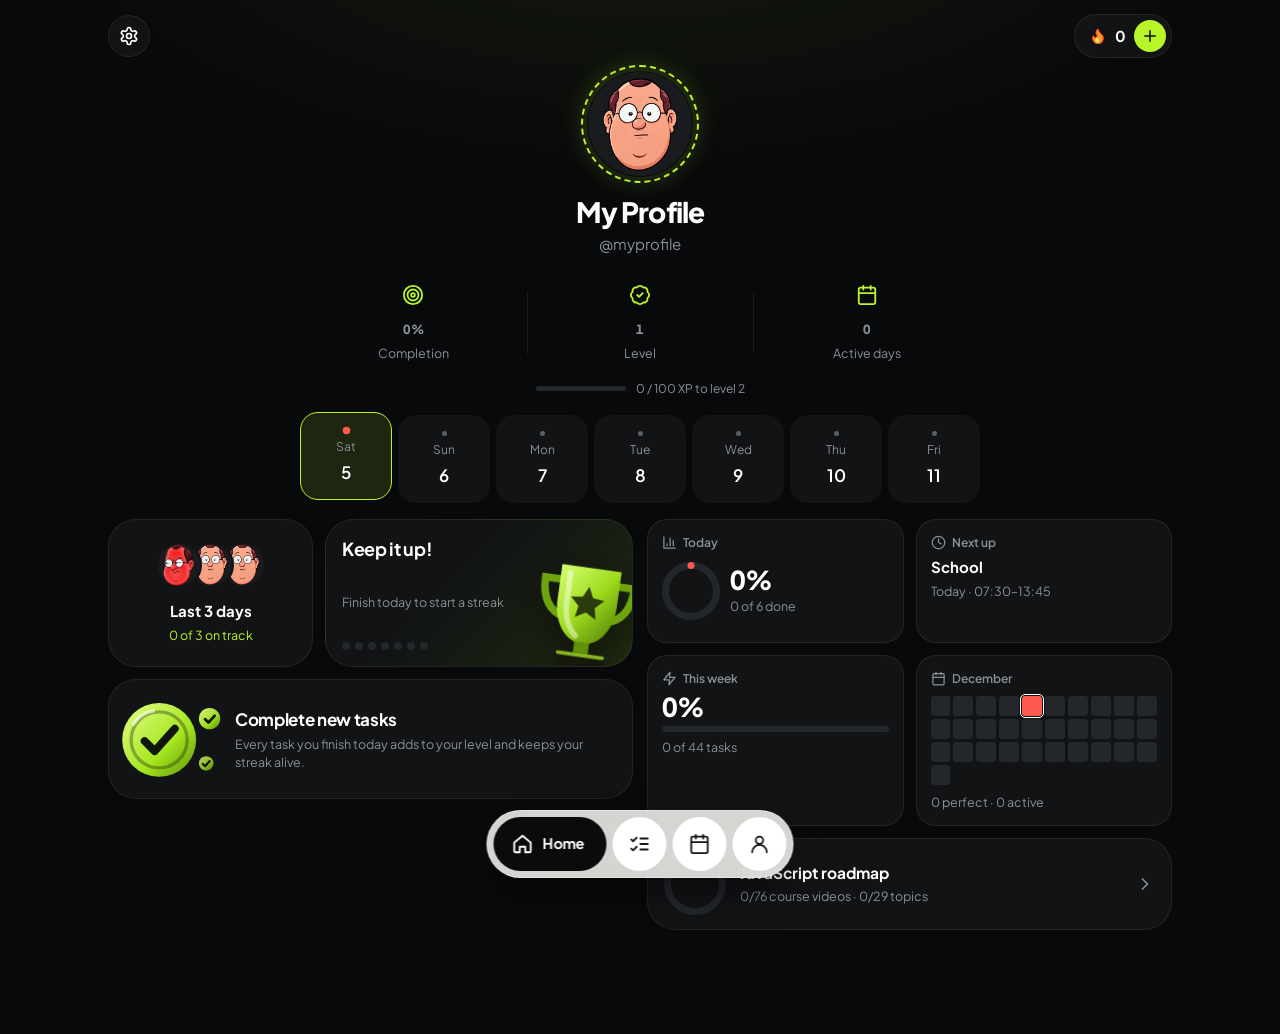
<file: index.html>
<!doctype html>
<html lang="en" data-theme="dark" data-anim="on">
<head>
  <meta charset="utf-8">
  <meta name="viewport" content="width=device-width, initial-scale=1, viewport-fit=cover">
  <meta name="theme-color" content="#08090B">
  <meta name="description" content="Streakwise: a personal daily planner for school, programming and English, built around real progress and streaks.">
  <title>Streakwise</title>
  <link rel="preconnect" href="https://fonts.googleapis.com">
  <link rel="preconnect" href="https://fonts.gstatic.com" crossorigin>
  <link rel="stylesheet" href="https://fonts.googleapis.com/css2?family=Plus+Jakarta+Sans:wght@400;500;600;700;800&family=Vazirmatn:wght@400;600;700&display=swap">
  <link rel="icon" href="data:image/svg+xml,%3Csvg xmlns='http://www.w3.org/2000/svg' viewBox='0 0 32 32'%3E%3Crect width='32' height='32' rx='9' fill='%23B8F52A'/%3E%3Cpath d='M9 17l5 5 9-11' fill='none' stroke='%230c1004' stroke-width='3.5' stroke-linecap='round' stroke-linejoin='round'/%3E%3C/svg%3E">
  <link rel="stylesheet" href="css/style.css">
</head>
<body data-page="home">
  <a class="skip" href="#main">Skip to content</a>
  <div id="app">
    <main id="main" tabindex="-1">
      <section class="page" id="page-home" data-page="home" aria-label="Home"></section>
      <section class="page" id="page-tasks" data-page="tasks" aria-label="Tasks"></section>
      <section class="page" id="page-calendar" data-page="calendar" aria-label="Calendar"></section>
      <section class="page" id="page-settings" data-page="settings" aria-label="Settings"></section>
    </main>

    <nav id="nav" class="nav" aria-label="Main">
      <button type="button" data-action="go" data-page="home" aria-current="page" title="Home · خانه">
        <svg class="i" viewBox="0 0 24 24" width="22" height="22" fill="none" stroke="currentColor" stroke-width="2" stroke-linecap="round" stroke-linejoin="round" aria-hidden="true"><path d="M3 10.5 12 3l9 7.5V20a1 1 0 0 1-1 1h-5v-6H9v6H4a1 1 0 0 1-1-1z"/></svg><span class="lbl"><span>Home</span></span></button>
      <button type="button" data-action="go" data-page="tasks" aria-current="false" title="Tasks · وظایف">
        <svg class="i" viewBox="0 0 24 24" width="22" height="22" fill="none" stroke="currentColor" stroke-width="2" stroke-linecap="round" stroke-linejoin="round" aria-hidden="true"><path d="m3 17 2 2 4-4"/><path d="m3 7 2 2 4-4"/><path d="M13 6h8M13 12h8M13 18h8"/></svg><span class="lbl"><span>Tasks</span></span></button>
      <button type="button" data-action="go" data-page="calendar" aria-current="false" title="Calendar · تقویم">
        <svg class="i" viewBox="0 0 24 24" width="22" height="22" fill="none" stroke="currentColor" stroke-width="2" stroke-linecap="round" stroke-linejoin="round" aria-hidden="true"><rect width="18" height="18" x="3" y="4" rx="2"/><path d="M16 2v4M8 2v4M3 10h18"/></svg><span class="lbl"><span>Calendar</span></span></button>
      <button type="button" data-action="go" data-page="settings" aria-current="false" title="Settings · تنظیمات">
        <svg class="i" viewBox="0 0 24 24" width="22" height="22" fill="none" stroke="currentColor" stroke-width="2" stroke-linecap="round" stroke-linejoin="round" aria-hidden="true"><circle cx="12" cy="8" r="4"/><path d="M4 21a8 8 0 0 1 16 0"/></svg><span class="lbl"><span>Settings</span></span></button>
    </nav>
  </div>

  <div id="sheet-root"></div>
  <div id="toast-root" role="status" aria-live="polite"></div>
  <input type="file" id="file-import" accept="application/json,.json" hidden>
  <input type="file" id="file-avatar" accept="image/*" hidden>

  <script src="js/config.js"></script>
  <script src="js/store.js"></script>
  <script src="js/art.js"></script>
  <script src="js/ui.js"></script>
  <script src="js/pages.js"></script>
  <script src="js/sheets.js"></script>
  <script src="js/app.js"></script>
</body>
</html>
</file>
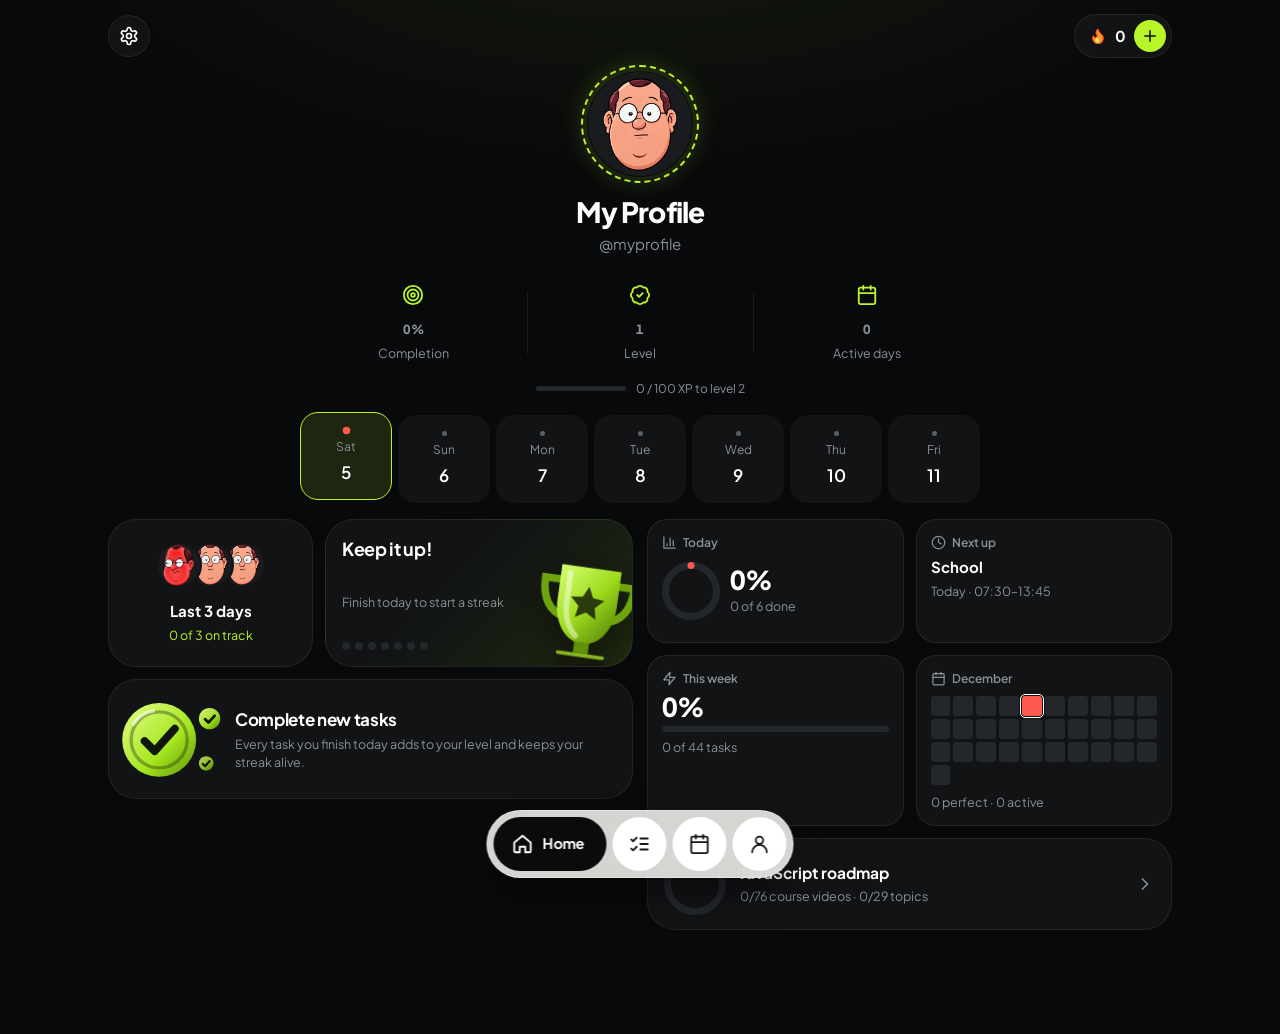
<file: streakwise-single.html>
<!doctype html>
<html lang="en" data-theme="dark" data-anim="on">
<head>
  <meta charset="utf-8">
  <meta name="viewport" content="width=device-width, initial-scale=1, viewport-fit=cover">
  <meta name="theme-color" content="#08090B">
  <meta name="description" content="Streakwise: a personal daily planner for school, programming and English, built around real progress and streaks.">
  <title>Streakwise</title>
  <link rel="preconnect" href="https://fonts.googleapis.com">
  <link rel="preconnect" href="https://fonts.gstatic.com" crossorigin>
  <link rel="stylesheet" href="https://fonts.googleapis.com/css2?family=Plus+Jakarta+Sans:wght@400;500;600;700;800&family=Vazirmatn:wght@400;600;700&display=swap">
  <link rel="icon" href="data:image/svg+xml,%3Csvg xmlns='http://www.w3.org/2000/svg' viewBox='0 0 32 32'%3E%3Crect width='32' height='32' rx='9' fill='%23B8F52A'/%3E%3Cpath d='M9 17l5 5 9-11' fill='none' stroke='%230c1004' stroke-width='3.5' stroke-linecap='round' stroke-linejoin='round'/%3E%3C/svg%3E">
  <style>
/* =====================================================================
   STREAKWISE — design tokens
   ===================================================================== */
:root {
  --bg: #08090B; --s1: #111315; --s2: #191B1F; --s3: #23262B;
  --text: #fff; --muted: #8b9097; --faint: #5b6068; --line: rgba(255,255,255,.07);
  --accent: #B8F52A; --accent-ink: #0c1004; --accent-text: #B8F52A; --accent-soft: rgba(184,245,42,.12);
  --green: #3ddc6e; --yellow: #ffd23f; --orange: #ff9a3d; --red: #ff5a4d; --violet: #a78bfa; --indigo: #6d8bff;
  --panel: #0b0c0e;
  --nav-bg: rgba(226,227,223,.94); --nav-item: #fff; --nav-ink: #15171a; --nav-active: #0b0b0c; --nav-active-ink: #fff;
  --r-sm: 12px; --r-md: 20px; --r-lg: 28px; --r-xl: 36px;
  --font: 'Plus Jakarta Sans', 'Vazirmatn', system-ui, -apple-system, 'Segoe UI', Roboto, sans-serif;
  --ease: cubic-bezier(.22, 1, .36, 1);
  --gut: 16px;
  --nav-room: calc(104px + env(safe-area-inset-bottom, 0px));
  color-scheme: dark;
}
[data-theme="amoled"] { --bg: #000; --s1: #0a0a0b; --s2: #121214; --s3: #1b1c1f; --panel: #000; }
[data-theme="light"] {
  --bg: #EFF0EC; --s1: #fff; --s2: #F4F5F1; --s3: #E4E7DE; --text: #0e1013; --muted: #5f656d; --faint: #9aa0a8; --line: rgba(0,0,0,.09);
  --accent-text: #3d6600; --accent-soft: rgba(120,190,0,.16); --panel: #fff;
  --nav-bg: rgba(18,20,24,.94); --nav-item: #2b2e34; --nav-ink: #fff; --nav-active: #B8F52A; --nav-active-ink: #0c1004;
  color-scheme: light;
}

*, *::before, *::after { box-sizing: border-box; }
html { -webkit-text-size-adjust: 100%; }
body {
  margin: 0; min-height: 100vh; min-height: 100dvh; background: var(--bg); color: var(--text);
  font-family: var(--font); font-size: 15px; line-height: 1.45; -webkit-font-smoothing: antialiased; overflow-x: hidden;
  background-image: radial-gradient(900px 420px at 50% -120px, rgba(184,245,42,.08), transparent 70%);
  background-repeat: no-repeat;
}
[data-theme="light"] body { background-image: radial-gradient(900px 420px at 50% -120px, rgba(150,220,0,.18), transparent 70%); }
button, input, select, textarea { font: inherit; color: inherit; }
button { cursor: pointer; background: none; border: 0; padding: 0; -webkit-tap-highlight-color: transparent; }
button:disabled { cursor: default; opacity: .35; }
h1, h2, h3, p, ul, ol { margin: 0; padding: 0; }
ul, ol { list-style: none; }
img, svg { display: block; max-width: 100%; }
.i { flex: none; }
:focus-visible { outline: 2px solid var(--accent); outline-offset: 2px; border-radius: 8px; }
.skip { position: absolute; left: -999px; top: 8px; background: var(--accent); color: var(--accent-ink); padding: 8px 14px; border-radius: 10px; z-index: 99; font-weight: 700; }
.skip:focus { left: 8px; }
.muted { color: var(--muted); } .sm { font-size: 12.5px; } .accent-text { color: var(--accent-text); } .pad-b { padding-bottom: 14px; }
.clip2 { display: -webkit-box; -webkit-line-clamp: 2; -webkit-box-orient: vertical; overflow: hidden; }
.fa { font-family: 'Vazirmatn', var(--font); font-weight: 600; font-size: .8em; color: var(--muted); margin-inline-start: 6px; }
[data-anim="off"] *, [data-anim="off"] *::before, [data-anim="off"] *::after { transition: none !important; animation: none !important; }
@media (prefers-reduced-motion: reduce) { *, *::before, *::after { transition: none !important; animation: none !important; scroll-behavior: auto !important; } }

/* ---------- Layout ---------- */
#main { outline: none; }
.page { display: none; }
.page.active { display: block; animation: pageIn .5s var(--ease); }
@keyframes pageIn { from { opacity: 0; transform: translateY(14px); } to { opacity: 1; transform: none; } }
.wrap { width: 100%; max-width: 520px; margin: 0 auto; padding: 0 var(--gut) var(--nav-room); }
.card { background: var(--s1); border: 1px solid var(--line); border-radius: var(--r-lg); }
.page-head { font-size: clamp(31px, 9vw, 40px); line-height: 1.04; letter-spacing: -.035em; font-weight: 800; padding: calc(26px + env(safe-area-inset-top, 0px)) 0 18px; }
.page-head .sub { font-size: .7em; letter-spacing: -.025em; }
.page-head .flame { display: inline-block; vertical-align: -.1em; margin: 0 .06em; }
.page-head > svg, .page-head > img { display: inline-block; vertical-align: -.1em; }
.h-av { display: inline-grid; place-items: center; width: 1.2em; height: 1.2em; vertical-align: -.2em; margin-left: .22em; border-radius: 50%; overflow: hidden; background: var(--s2); outline: 2.5px solid var(--green); outline-offset: 1.5px; }
.h-av svg, .h-av img { width: 100%; height: 100%; object-fit: cover; }
.sec { font-size: 14px; font-weight: 700; color: var(--muted); letter-spacing: -.005em; margin: 26px 2px 12px; }

/* ---------- Buttons ---------- */
.icon-btn { width: 42px; height: 42px; border-radius: 50%; display: grid; place-items: center; background: var(--s1); border: 1px solid var(--line); transition: transform .2s var(--ease), background .2s; flex: none; }
.icon-btn.sm { width: 34px; height: 34px; background: var(--s2); }
.icon-btn:hover { background: var(--s3); } .icon-btn:active, .btn:active, .chip:active { transform: scale(.94); }
.btn { display: inline-flex; align-items: center; justify-content: center; gap: 8px; min-height: 48px; padding: 0 22px; border-radius: 999px; font-weight: 700; transition: transform .2s var(--ease), box-shadow .3s, background .2s; }
.btn.sm { min-height: 40px; padding: 0 16px; font-size: 13.5px; }
.btn.primary { background: var(--accent); color: var(--accent-ink); box-shadow: 0 0 0 0 rgba(184,245,42,0); }
.btn.primary:hover { box-shadow: 0 8px 28px -6px rgba(184,245,42,.5); }
.btn.ghost { background: var(--s2); border: 1px solid var(--line); }
.btn.danger { background: #ff4d42; color: #fff; }
.btn.danger-ghost { background: rgba(255,77,66,.12); color: #ff6b60; }
.link-btn { color: var(--accent-text); font-weight: 700; font-size: 13px; padding: 4px 2px; }
.chip { padding: 7px 14px; border-radius: 999px; background: var(--s2); border: 1px solid var(--line); font-size: 12.5px; font-weight: 700; transition: transform .2s var(--ease); }

/* =====================================================================
   BOTTOM NAV — floating pill, active item expands
   ===================================================================== */
.nav {
  position: fixed; z-index: 40; left: 50%; transform: translateX(-50%);
  bottom: calc(14px + env(safe-area-inset-bottom, 0px));
  display: flex; gap: 6px; padding: 7px; border-radius: 999px; max-width: calc(100vw - 24px);
  background: var(--nav-bg); backdrop-filter: blur(18px) saturate(150%); -webkit-backdrop-filter: blur(18px) saturate(150%);
  box-shadow: 0 18px 40px -12px rgba(0,0,0,.65), inset 0 0 0 1px rgba(255,255,255,.35);
}
.nav button {
  display: flex; align-items: center; height: 54px; min-width: 54px; padding: 0 16px; justify-content: center;
  border-radius: 999px; background: var(--nav-item); color: var(--nav-ink);
  transition: background .45s var(--ease), color .35s, padding .45s var(--ease), transform .25s var(--ease);
}
.nav button:active { transform: scale(.93); }
.nav .lbl { display: grid; grid-template-columns: 0fr; opacity: 0; transition: grid-template-columns .5s var(--ease), opacity .3s, margin .5s var(--ease); margin-left: 0; }
.nav .lbl > span { overflow: hidden; white-space: nowrap; font-weight: 700; font-size: 14.5px; transform: translateX(-6px); transition: transform .5s var(--ease); }
.nav button[aria-current="page"] { background: var(--nav-active); color: var(--nav-active-ink); padding: 0 22px 0 18px; }
.nav button[aria-current="page"] .lbl { grid-template-columns: 1fr; opacity: 1; margin-left: 9px; }
.nav button[aria-current="page"] .lbl > span { transform: none; }
.nav button[aria-current="page"] .i { animation: navPop .5s var(--ease); }
@keyframes navPop { 0% { transform: scale(.7) rotate(-12deg); } 60% { transform: scale(1.15); } 100% { transform: none; } }
.nav button:focus-visible { outline-offset: 3px; }

/* =====================================================================
   HOME
   ===================================================================== */
.top-bar { display: flex; align-items: center; justify-content: space-between; padding: calc(14px + env(safe-area-inset-top, 0px)) 0 4px; }
.top-pill { display: flex; align-items: center; gap: 8px; padding: 5px 5px 5px 14px; background: var(--s1); border: 1px solid var(--line); border-radius: 999px; font-weight: 700; }
.top-pill .plus { width: 32px; height: 32px; border-radius: 50%; background: var(--accent); color: var(--accent-ink); display: grid; place-items: center; transition: transform .25s var(--ease), box-shadow .3s; }
.top-pill .plus:hover { box-shadow: 0 0 18px rgba(184,245,42,.55); transform: rotate(90deg); }
.profile { text-align: center; padding: 10px 0 20px; }
.profile h1 { font-size: 28px; font-weight: 800; letter-spacing: -.03em; margin-top: 16px; }
.avatar { position: relative; width: 104px; height: 104px; border-radius: 50%; display: block; margin: 0 auto; padding: 0; }
.avatar::before { content: ''; position: absolute; inset: -7px; border-radius: 50%; border: 2px dashed var(--accent); animation: spin 22s linear infinite; }
.avatar::after { content: ''; position: absolute; inset: -1px; border-radius: 50%; box-shadow: 0 0 28px rgba(184,245,42,.28); pointer-events: none; }
.avatar-in { position: absolute; inset: 0; border-radius: 50%; overflow: hidden; background: var(--s2); display: grid; place-items: center; }
.avatar-in img, .avatar-in svg { width: 100%; height: 100%; object-fit: cover; }
.char-layer[data-mood="neutral"] img { filter: grayscale(1) opacity(.75); }
.av-char { display: block; width: 100%; height: 100%; padding: 6%; }
.av-char img, .av-char svg, .h-av img, .crew-av img, .side img, .day .art img { object-fit: contain; }
.h-av img, .h-av svg { padding: 6%; }
img { height: auto; } .char-layer img, .bg-layer img, .av-char img, .crew-av img, .side img, .day .art img, .h-av img { height: 100%; }
.avatar.sm { width: 60px; height: 60px; margin: 0; } .avatar.sm::before { inset: -5px; }
.avatar.big { width: 112px; height: 112px; }
@keyframes spin { to { transform: rotate(360deg); } }

.stats3 { display: grid; grid-template-columns: repeat(3, 1fr); padding: 6px 0; }
.st { display: grid; justify-items: center; gap: 2px; padding: 4px 6px; position: relative; }
.st + .st::before { content: ''; position: absolute; left: 0; top: 14%; height: 72%; width: 1px; background: var(--line); }
.st .ac { color: var(--accent-text); margin-bottom: 3px; }
.st b { font-size: 21px; font-weight: 800; letter-spacing: -.02em; font-variant-numeric: tabular-nums; }
.st span { font-size: 12.5px; color: var(--muted); }
.xp-line { display: flex; align-items: center; gap: 10px; justify-content: center; font-size: 12px; color: var(--muted); margin: 8px 0 18px; }
.xp-bar { width: 90px; height: 5px; border-radius: 9px; background: var(--s3); overflow: hidden; }
.xp-bar i { display: block; height: 100%; background: var(--accent); border-radius: 9px; transition: width .8s var(--ease); }

.week { display: grid; grid-template-columns: repeat(7, 1fr); gap: 6px; margin-bottom: 16px; }
.wd { display: grid; justify-items: center; align-content: center; gap: 5px; height: 88px; border-radius: 18px; background: var(--s1); border: 1.5px solid transparent; color: var(--muted); transition: transform .3s var(--ease), border-color .3s, background .3s; }
.wd span { font-size: 12px; } .wd b { font-size: 17px; color: var(--text); font-weight: 600; }
.wd-dot { width: 5px; height: 5px; border-radius: 50%; background: var(--faint); transition: background .3s, transform .3s; }
.wd.m-excellent .wd-dot, .wd.m-good .wd-dot { background: var(--green); } .wd.m-average .wd-dot { background: var(--yellow); } .wd.m-low .wd-dot { background: var(--red); }
.wd.sel { border-color: var(--accent); background: var(--accent-soft); transform: translateY(-3px); } .wd.sel .wd-dot { transform: scale(1.5); }
.wd.today:not(.sel) b { color: var(--accent-text); }
.wd:active { transform: scale(.94); }

.home-grid { display: grid; gap: 0; }
.home-col { display: grid; gap: 12px; align-content: start; }
.home-col + .home-col { margin-top: 12px; }
.row-cards { display: grid; grid-template-columns: 1fr 1.5fr; gap: 12px; }
.crew { padding: 16px 12px; display: grid; justify-items: center; align-content: center; gap: 4px; text-align: center; min-height: 148px; }
.crew-av { display: flex; margin-bottom: 8px; }
.crew-av span { width: 46px; height: 46px; border-radius: 50%; background: var(--s2); border: 2.5px solid var(--s1); overflow: hidden; margin-left: -14px; position: relative; z-index: calc(3 - var(--i)); }
.crew-av span:first-child { margin-left: 0; }
.crew-av svg, .crew-av img { width: 100%; height: 100%; }
.keep { position: relative; overflow: hidden; padding: 16px 14px 16px 16px; display: flex; align-items: stretch; min-height: 148px; background: linear-gradient(135deg, var(--s1) 40%, rgba(184,245,42,.14)); }
.keep-txt { display: grid; align-content: space-between; gap: 6px; position: relative; z-index: 1; max-width: 62%; }
.keep-txt strong { font-size: 18px; letter-spacing: -.02em; }
.keep-dots { display: flex; gap: 5px; } .keep-dots i { width: 8px; height: 8px; border-radius: 50%; background: var(--s3); } .keep-dots i.on { background: var(--accent); box-shadow: 0 0 8px rgba(184,245,42,.6); }
.trophy { position: absolute; right: -10px; bottom: -6px; width: 112px; transform: rotate(8deg); filter: drop-shadow(0 10px 18px rgba(0,0,0,.45)); transition: transform .5s var(--ease); }
.keep:hover .trophy { transform: rotate(2deg) scale(1.06); }
.banner { position: relative; display: flex; align-items: center; gap: 12px; padding: 14px 18px 14px 6px; overflow: hidden; text-align: left; width: 100%; transition: transform .3s var(--ease), border-color .3s; }
.banner:hover { transform: translateY(-2px); border-color: rgba(184,245,42,.35); } .banner:active { transform: scale(.98); }
.banner-art { width: 112px; flex: none; margin-left: -4px; } .banner-txt { display: grid; gap: 3px; }
.banner-txt strong { font-size: 17px; letter-spacing: -.02em; }
.info-grid { display: grid; grid-template-columns: 1fr 1fr; gap: 12px; }
.info { background: var(--s1); border: 1px solid var(--line); border-radius: var(--r-md); padding: 14px; display: grid; gap: 6px; align-content: start; text-align: left; min-height: 124px; transition: transform .3s var(--ease), border-color .3s; }
button.info:hover { border-color: rgba(184,245,42,.3); } button.info:active { transform: scale(.97); }
.info-k { display: flex; align-items: center; gap: 6px; font-size: 12px; font-weight: 600; color: var(--muted); }
.info strong { font-size: 15px; line-height: 1.25; }
.big { font-size: 26px; font-weight: 800; letter-spacing: -.03em; line-height: 1; font-variant-numeric: tabular-nums; display: block; }
.ring-row { display: flex; align-items: center; gap: 10px; margin-top: 4px; } .ring-row > div { display: grid; gap: 4px; }
.bar { display: block; height: 6px; border-radius: 9px; background: var(--s3); overflow: hidden; } .bar i { display: block; height: 100%; background: var(--accent); border-radius: 9px; transition: width .8s var(--ease); }
.msq { display: grid; grid-template-columns: repeat(10, 1fr); gap: 3px; margin: 2px 0; }
.ms { aspect-ratio: 1; border-radius: 3px; background: var(--s3); } .ms.today { outline: 1.5px solid var(--text); outline-offset: 1px; }
.ms.m-excellent { background: var(--violet); } .ms.m-good { background: var(--green); } .ms.m-average { background: var(--yellow); } .ms.m-low { background: var(--red); } .ms.m-neutral { background: var(--s3); }
.road { display: flex; align-items: center; gap: 14px; padding: 14px 16px; width: 100%; text-align: left; transition: transform .3s var(--ease), border-color .3s; }
.road:hover { border-color: rgba(184,245,42,.3); } .road:active { transform: scale(.98); }
.road-txt { display: grid; gap: 2px; flex: 1; min-width: 0; } .road-txt strong { font-size: 15.5px; }

/* =====================================================================
   TASKS — illustrated hero + panel
   ===================================================================== */
.hero { position: relative; border-radius: var(--r-xl); overflow: hidden; background: var(--panel); border: 1px solid var(--line); isolation: isolate; }
.hero-art { position: relative; height: 330px; overflow: hidden; }
.bg-stack, .bg-layer { position: absolute; inset: 0; }
.bg-layer { opacity: 0; transition: opacity .7s var(--ease); } .bg-layer.on { opacity: 1; }
.bg-layer svg, .bg-layer img { width: 100%; height: 100%; object-fit: cover; }
.hero-top { position: absolute; top: 14px; left: 14px; right: 14px; display: flex; justify-content: space-between; z-index: 3; }
.hero-right { display: flex; gap: 8px; }
.glass { background: rgba(255,255,255,.16); backdrop-filter: blur(14px) saturate(170%); -webkit-backdrop-filter: blur(14px) saturate(170%); border: 1px solid rgba(255,255,255,.3); box-shadow: inset 0 1px 0 rgba(255,255,255,.4), 0 8px 20px -8px rgba(0,0,0,.35); color: #fff; }
.glass.round { width: 42px; height: 42px; border-radius: 50%; display: grid; place-items: center; transition: transform .25s var(--ease), background .25s; }
.glass.round:hover { background: rgba(255,255,255,.26); } .glass.round:active { transform: scale(.9); }
.pill-g { display: flex; align-items: center; gap: 6px; padding: 0 14px 0 11px; height: 42px; border-radius: 999px; font-weight: 800; }
.bubble { position: absolute; z-index: 3; top: 66px; left: 16px; max-width: 58%; background: #fff; color: #15171a; font-size: 12.5px; font-weight: 600; line-height: 1.3; padding: 9px 12px; border-radius: 16px 16px 16px 4px; box-shadow: 0 10px 24px -10px rgba(0,0,0,.5); animation: bub .5s var(--ease); }
@keyframes bub { from { transform: scale(.85) translateY(6px); opacity: 0; } }
.char-stack { position: absolute; z-index: 2; left: 50%; bottom: 66px; width: 214px; height: 214px; transform: translateX(-50%); filter: drop-shadow(0 14px 18px rgba(0,0,0,.35)); }
.char-layer { position: absolute; inset: 0; opacity: 0; transform: scale(.82) translateY(16px); transition: opacity .35s, transform .55s var(--ease); pointer-events: none; }
.char-layer.on { opacity: 1; transform: none; animation: bob 4.5s ease-in-out .6s infinite; }
@keyframes bob { 50% { transform: translateY(-5px); } }
.char-layer svg, .char-layer img { width: 100%; height: 100%; object-fit: contain; }
.segs { position: absolute; z-index: 3; left: 50%; bottom: 70px; transform: translateX(-50%); display: flex; gap: 6px; }
.segs i { width: 30px; height: 6px; border-radius: 9px; background: rgba(255,255,255,.28); transition: background .4s, transform .4s var(--ease); }
.segs i.on { background: var(--seg); transform: scaleY(1.2); box-shadow: 0 0 10px var(--seg); }
.perfect { position: absolute; z-index: 3; right: 16px; bottom: 76px; display: flex; align-items: center; gap: 5px; padding: 6px 11px 6px 8px; border-radius: 999px; background: var(--green); color: #05260f; font-size: 12px; font-weight: 800; opacity: 0; transform: scale(.7); transition: opacity .3s, transform .5s var(--ease); }
.perfect.show { opacity: 1; transform: none; }

.panel { position: relative; z-index: 4; margin-top: -48px; padding: 12px 16px 16px; background: var(--panel); border-radius: 32px 32px 0 0; box-shadow: 0 -18px 30px -12px rgba(0,0,0,.35); }
[data-theme="light"] .panel { box-shadow: 0 -18px 30px -16px rgba(0,0,0,.2); }
.panel-grab { width: 38px; height: 4px; border-radius: 9px; background: var(--s3); margin: 0 auto 14px; }
.panel-head { display: flex; align-items: center; justify-content: space-between; }
.day-switch { display: flex; align-items: center; gap: 6px; } .day-switch h2 { font-size: 24px; font-weight: 800; letter-spacing: -.03em; min-width: 88px; text-align: center; }
.count { font-size: 30px; font-weight: 800; letter-spacing: -.04em; color: var(--mood, var(--muted)); font-variant-numeric: tabular-nums; transition: color .5s; text-shadow: 0 0 22px color-mix(in srgb, var(--mood, transparent) 40%, transparent); }
.panel-sub { display: flex; align-items: center; justify-content: space-between; margin: 6px 0 10px; min-height: 28px; }
.the { font-size: 11.5px; font-weight: 700; letter-spacing: .09em; color: var(--muted); }
.task-list { display: grid; gap: 2px; }
.task { display: flex; align-items: center; gap: 12px; padding: 10px 4px; border-radius: 14px; transition: background .2s; }
.task:hover { background: var(--s1); }
.chk { width: 28px; height: 28px; border-radius: 50%; flex: none; border: 2px solid var(--faint); display: grid; place-items: center; color: transparent; transition: background .3s var(--ease), border-color .3s, color .2s, transform .3s var(--ease); }
.chk .i { stroke-width: 3.2; stroke-dasharray: 24; stroke-dashoffset: 24; transition: stroke-dashoffset .4s var(--ease) .08s; }
.chk:hover { border-color: var(--green); } .chk:active { transform: scale(.85); }
.task.done .chk { background: var(--green); border-color: var(--green); color: #04210d; } .task.done .chk .i { stroke-dashoffset: 0; }
.task.pop .chk { animation: chkPop .55s var(--ease); }
@keyframes chkPop { 0% { transform: scale(.6); box-shadow: 0 0 0 0 rgba(61,220,110,.6); } 60% { transform: scale(1.18); } 100% { transform: none; box-shadow: 0 0 0 12px rgba(61,220,110,0); } }
.task-main { flex: 1; min-width: 0; text-align: left; display: grid; gap: 1px; padding: 2px 0; }
.t-title { font-weight: 600; font-size: 16px; line-height: 1.25; position: relative; width: fit-content; max-width: 100%; transition: color .3s; }
.t-title { text-decoration: line-through; text-decoration-thickness: 2px; text-decoration-color: transparent; }
.t-desc { font-size: 12.5px; color: var(--muted); line-height: 1.3; transition: opacity .3s; }
.task.done .t-title { color: var(--muted); text-decoration-color: currentColor; } .task.done .t-desc { opacity: .55; }
.t-cat { width: 7px; height: 7px; border-radius: 50%; background: var(--c); flex: none; }
.tools { display: flex; gap: 2px; }
.tool { width: 32px; height: 32px; border-radius: 10px; display: grid; place-items: center; color: var(--faint); transition: background .2s, color .2s; }
.tool:hover:not(:disabled) { background: var(--s2); color: var(--text); } .tool.danger:hover { color: var(--red); }
.empty { display: grid; gap: 4px; justify-items: center; text-align: center; padding: 22px 12px; }
.add-row { display: flex; align-items: center; justify-content: center; gap: 8px; width: 100%; margin-top: 12px; min-height: 50px; border-radius: 16px; border: 1.5px dashed var(--faint); color: var(--muted); font-weight: 700; transition: border-color .25s, color .25s, background .25s; }
.add-row:hover { border-color: var(--accent); color: var(--accent-text); background: var(--accent-soft); }
.spark { position: fixed; z-index: 90; width: 7px; height: 7px; border-radius: 50%; pointer-events: none; }

/* =====================================================================
   CALENDAR
   ===================================================================== */
.cal-layout { display: grid; gap: 14px; }
.cal-hero { padding: 22px 8px 18px; overflow: hidden; background: radial-gradient(260px 220px at 50% 38%, color-mix(in srgb, var(--mood, #8b9097) 16%, transparent), transparent 75%), var(--s1); transition: background .6s; }
.carousel { display: grid; grid-template-columns: 1fr 190px 1fr; align-items: center; touch-action: pan-y; user-select: none; -webkit-user-select: none; outline-offset: 6px; }
.side { width: 100%; display: grid; place-items: center; opacity: .5; filter: saturate(.5) brightness(.75); transform: scale(.82); transition: opacity .3s, transform .4s var(--ease), filter .3s; }
.side:hover { opacity: .85; transform: scale(.9); filter: none; } .side > span { width: 78px; height: 78px; border-radius: 50%; background: var(--s2); overflow: hidden; padding: 6px; display: block; }
.side-l > span { transform: translateX(-10px); } .side-r > span { transform: translateX(10px); }
.side svg, .side img { width: 100%; height: 100%; object-fit: contain; }
.center { position: relative; width: 190px; height: 190px; margin: 0 auto; }
.ring { position: absolute; inset: -2px; transform: scale(1.02); } .ring svg { width: 100%; height: 100%; }
.arc { stroke: var(--s3); transition: stroke .5s, filter .5s; } .arc.on { stroke: var(--seg, var(--green)); filter: drop-shadow(0 0 6px color-mix(in srgb, var(--seg, #3ddc6e) 60%, transparent)); }
.arc:nth-child(2) { transition-delay: .05s; } .arc:nth-child(3) { transition-delay: .1s; } .arc:nth-child(4) { transition-delay: .15s; }
.center-art { position: absolute; inset: 18px; border-radius: 50%; background: var(--s2); overflow: hidden; }
.center-art .char-layer { padding: 6px; } .center-art .char-layer.on { animation: none; }
.streak-badge { position: absolute; left: 50%; bottom: -14px; transform: translateX(-50%) scale(.6); opacity: 0; display: flex; align-items: center; gap: 5px; padding: 6px 14px 6px 10px; border-radius: 999px; background: #1b1d21; border: 1px solid rgba(255,154,31,.5); color: #ffb04a; font-size: 12.5px; font-weight: 800; letter-spacing: .06em; box-shadow: 0 8px 22px -6px rgba(255,120,20,.45); transition: opacity .3s, transform .5s var(--ease); pointer-events: none; }
.streak-badge.show { opacity: 1; transform: translateX(-50%); }
.cal-meta { text-align: center; padding: 26px 8px 0; display: grid; gap: 3px; }
.cal-meta h2 { font-size: 26px; font-weight: 800; letter-spacing: -.03em; }
.status { font-weight: 700; margin-top: 8px; color: var(--mood-c, var(--muted)); }
.status.m-excellent { color: var(--violet); } .status.m-good { color: var(--indigo); } .status.m-average { color: var(--orange); } .status.m-low { color: var(--red); } .status.m-neutral { color: var(--muted); }
.cal-month { padding: 16px 12px 14px; }
.month-head { display: flex; align-items: center; justify-content: space-between; margin: 0 4px 12px; }
.month-head h3 { font-size: 18px; font-weight: 800; letter-spacing: -.02em; }
.month-nav { display: flex; align-items: center; gap: 6px; }
.wk-head, .month-grid { display: grid; grid-template-columns: repeat(7, 1fr); gap: 4px; }
.wk-head span { text-align: center; font-size: 11.5px; color: var(--muted); font-weight: 600; padding-bottom: 6px; }
.blank { display: block; }
.day { display: flex; flex-direction: column; align-items: center; justify-content: space-between; aspect-ratio: 1 / 1.6; padding: 5px 0 7px; border-radius: 13px; background: var(--s2); border: 1.5px solid transparent; transition: transform .25s var(--ease), border-color .25s, background .25s; min-width: 0; }
.day .n { font-size: 11px; color: var(--muted); font-weight: 600; line-height: 1; }
.day .art { width: 74%; aspect-ratio: 1; display: block; } .day .art svg, .day .art img { width: 100%; height: 100%; object-fit: contain; }
.day.m-neutral .art { opacity: .55; filter: grayscale(.5); }
.day.win { background: rgba(61,220,110,.13); }
.day.today .n { color: var(--accent-text); font-weight: 800; }
.day.sel { border-color: var(--accent); background: var(--accent-soft); animation: selPop .4s var(--ease); } .day.sel .n { color: var(--text); }
@keyframes selPop { 0% { transform: scale(.9); } 60% { transform: scale(1.06); } 100% { transform: none; } }
.day:active { transform: scale(.92); }
.dots { display: flex; gap: 2px; } .dots i { width: 4px; height: 4px; border-radius: 50%; background: var(--s3); }
[data-theme="light"] .dots i { background: #cfd3c8; }
.dots.m-excellent i.on, .dots.m-good i.on { background: var(--green); } .dots.m-average i.on { background: var(--yellow); } .dots.m-low i.on { background: var(--red); }

/* =====================================================================
   SETTINGS
   ===================================================================== */
.set-head { display: flex; align-items: center; gap: 16px; padding: calc(26px + env(safe-area-inset-top, 0px)) 4px 6px 8px; }
.set-who { flex: 1; min-width: 0; display: grid; } .set-who h1 { font-size: 24px; font-weight: 800; letter-spacing: -.03em; overflow: hidden; text-overflow: ellipsis; white-space: nowrap; }
.icon-btn.round { width: 46px; height: 46px; }
.pills { display: grid; grid-template-columns: 1fr 1fr; gap: 10px; }
.pill-stat { position: relative; overflow: hidden; display: grid; gap: 1px; padding: 14px 16px 14px 16px; border-radius: 30px; background: var(--pc); color: #12140c; min-height: 104px; align-content: end; transition: transform .3s var(--ease); }
.pill-stat:hover { transform: translateY(-2px); }
.pill-stat::before { content: ''; position: absolute; right: -26px; top: -26px; width: 84px; height: 84px; border-radius: 50%; background: rgba(255,255,255,.35); }
.pill-stat .pi { position: absolute; right: 13px; top: 12px; z-index: 1; display: grid; }
.pill-stat b { font-size: 32px; font-weight: 800; letter-spacing: -.04em; line-height: 1; font-variant-numeric: tabular-nums; }
.pill-stat > span:last-child { font-size: 12.5px; font-weight: 600; opacity: .78; }
.note { margin: 10px 4px 0; }
.set-cols { display: grid; gap: 0; }
.list { background: var(--s1); border: 1px solid var(--line); border-radius: var(--r-lg); overflow: hidden; }
.row { display: flex; align-items: center; gap: 12px; width: 100%; padding: 13px 14px; text-align: left; min-height: 62px; transition: background .2s; }
.row + .row { border-top: 1px solid var(--line); }
button.row:hover { background: var(--s2); } button.row:active { background: var(--s3); }
.ri { width: 36px; height: 36px; border-radius: 12px; background: var(--s2); display: grid; place-items: center; flex: none; color: var(--accent-text); }
.row.warn .ri { color: var(--orange); } .row.danger .ri { color: var(--red); } .row.danger b { color: var(--red); }
.rt { flex: 1; min-width: 0; display: grid; } .rt b { font-weight: 600; font-size: 15px; } .rt small { color: var(--muted); font-size: 12.5px; line-height: 1.3; }
.switch { width: 50px; height: 30px; border-radius: 999px; background: var(--s3); position: relative; flex: none; transition: background .3s; }
.switch i { position: absolute; top: 3px; left: 3px; width: 24px; height: 24px; border-radius: 50%; background: #fff; box-shadow: 0 2px 6px rgba(0,0,0,.35); transition: transform .4s var(--ease); }
.switch[aria-checked="true"] { background: var(--accent); } .switch[aria-checked="true"] i { transform: translateX(20px); background: var(--accent-ink); }
.seg { display: inline-flex; padding: 3px; border-radius: 999px; background: var(--s2); gap: 2px; }
.seg button, .seg label span { display: block; padding: 7px 12px; border-radius: 999px; font-size: 12.5px; font-weight: 700; color: var(--muted); transition: background .3s, color .3s; cursor: pointer; white-space: nowrap; }
.seg button[aria-checked="true"], .seg input:checked + span { background: var(--accent); color: var(--accent-ink); }
.seg input { position: absolute; opacity: 0; pointer-events: none; } .seg label { position: relative; }
.seg input:focus-visible + span { outline: 2px solid var(--accent); outline-offset: 2px; }
.sel-input, .form input, .form select, .form textarea, .tt-line input, .stepper input { background: var(--s2); border: 1.5px solid var(--line); border-radius: 14px; padding: 11px 14px; min-height: 46px; width: 100%; transition: border-color .25s, box-shadow .25s; }
.sel-input { width: auto; padding: 8px 12px; min-height: 40px; font-weight: 600; font-size: 13.5px; }
.form input:focus, .form select:focus, .form textarea:focus, .sel-input:focus, .tt-line input:focus { outline: none; border-color: var(--accent); box-shadow: 0 0 0 3px var(--accent-soft); }
.form input[aria-invalid="true"] { border-color: var(--red); }
select option { background: var(--s1); color: var(--text); }
.about { margin-top: 8px; display: grid; gap: 12px; } .about p { color: var(--muted); max-width: 62ch; line-height: 1.6; } .about .sec { margin-bottom: 0; }
.about p:first-of-type { color: var(--text); }

/* =====================================================================
   SHEETS, FORMS, TOASTS
   ===================================================================== */
.sheet-ov { position: fixed; inset: 0; z-index: 60; background: rgba(0,0,0,0); display: flex; align-items: flex-end; justify-content: center; transition: background .3s; }
.sheet-ov.open { background: rgba(0,0,0,.6); backdrop-filter: blur(4px); -webkit-backdrop-filter: blur(4px); }
.sheet { width: 100%; max-width: 520px; max-height: 92dvh; overflow: auto; background: var(--s1); border: 1px solid var(--line); border-bottom: 0; border-radius: 30px 30px 0 0; padding: 8px 20px calc(22px + env(safe-area-inset-bottom, 0px)); transform: translateY(100%); transition: transform .45s var(--ease); overscroll-behavior: contain; }
.sheet-ov.open .sheet { transform: none; }
.sheet-lg { max-width: 600px; }
.sheet-grab { width: 40px; height: 4px; border-radius: 9px; background: var(--s3); margin: 4px auto 10px; }
.sheet-head { display: flex; align-items: center; justify-content: space-between; margin-bottom: 14px; } .sheet-head h2 { font-size: 21px; font-weight: 800; letter-spacing: -.025em; }
.form { display: grid; gap: 14px; }
.field { display: grid; gap: 6px; border: 0; padding: 0; margin: 0; min-width: 0; } .field > span, .field > legend { font-size: 13px; font-weight: 600; color: var(--muted); padding: 0; } .field small { font-weight: 500; opacity: .7; margin-left: 4px; }
textarea { resize: vertical; min-height: 64px; line-height: 1.4; }
.two { display: grid; grid-template-columns: 1fr 1fr; gap: 12px; }
.err { font-style: normal; color: var(--red); font-size: 12.5px; font-weight: 600; }
.btn-row { display: flex; gap: 10px; justify-content: flex-end; margin-top: 4px; } .btn-row .btn { flex: 1; }
.hint { display: flex; flex-wrap: wrap; align-items: center; gap: 6px; font-size: 12.5px; color: var(--muted); background: var(--s2); border-radius: 14px; padding: 10px 12px; }
.dchips { display: flex; flex-wrap: wrap; gap: 6px; margin-top: 8px; } .dchips[hidden] { display: none; }
.dchip { position: relative; } .dchip input { position: absolute; opacity: 0; } .dchip span { display: block; padding: 8px 13px; border-radius: 999px; background: var(--s2); border: 1.5px solid var(--line); font-size: 13px; font-weight: 700; color: var(--muted); cursor: pointer; transition: all .25s var(--ease); }
.dchip input:checked + span { background: var(--accent); color: var(--accent-ink); border-color: var(--accent); } .dchip input:focus-visible + span { outline: 2px solid var(--accent); outline-offset: 2px; }
.av-edit { display: grid; justify-items: center; gap: 16px; padding: 8px 0 4px; } .av-btns { display: flex; gap: 8px; flex-wrap: wrap; justify-content: center; }
.tabs { display: flex; gap: 4px; padding: 3px; border-radius: 999px; background: var(--s2); margin-bottom: 14px; }
.tabs button { flex: 1; padding: 9px; border-radius: 999px; font-weight: 700; font-size: 13.5px; color: var(--muted); transition: background .3s, color .3s; } .tabs button[aria-selected="true"] { background: var(--accent); color: var(--accent-ink); }
[hidden] { display: none !important; }
.tt-day { display: grid; gap: 8px; padding: 12px; border-radius: 18px; background: var(--s2); } .tt-day b { font-size: 14px; }
.tt-line { display: grid; grid-template-columns: minmax(0, 1fr) auto minmax(0, 1fr); align-items: center; gap: 8px; font-size: 13px; color: var(--muted); } .tt-line span { grid-column: 1 / -1; } .tt-line input { background: var(--s1); padding: 8px 10px; min-height: 42px; min-width: 0; } .tt-line i { font-style: normal; }
.sheet-body, .form, .tt-day { min-width: 0; }
.rt-list { display: grid; gap: 6px; margin: 12px 0; } .rt-row { display: flex; align-items: center; gap: 12px; padding: 12px 14px; border-radius: 16px; background: var(--s2); text-align: left; width: 100%; transition: background .2s; } .rt-row:hover { background: var(--s3); } .rt-row > span { flex: 1; display: grid; min-width: 0; } .rt-row small { color: var(--muted); font-size: 12px; }
.rm-course { display: flex; align-items: center; justify-content: space-between; gap: 14px; margin-bottom: 10px; } .rm-course > div:first-child { display: grid; } .rm-course small { color: var(--muted); font-size: 12.5px; }
.stepper { display: flex; align-items: center; gap: 6px; } .stepper input { width: 62px; text-align: center; padding: 6px; min-height: 38px; font-weight: 800; -moz-appearance: textfield; } .stepper input::-webkit-outer-spin-button, .stepper input::-webkit-inner-spin-button { -webkit-appearance: none; }
.sub-h { font-size: 14px; font-weight: 700; margin: 20px 0 10px; } .sub-h small { color: var(--muted); font-weight: 600; margin-left: 6px; }
.stages { display: grid; grid-template-columns: repeat(5, 1fr); gap: 6px; margin-bottom: 10px; counter-reset: s; } .stages li { display: grid; gap: 2px; padding: 10px 8px; border-radius: 14px; background: var(--s2); font-size: 11.5px; color: var(--muted); line-height: 1.25; } .stages b { color: var(--text); font-size: 13px; }
.rm-grid { display: grid; grid-template-columns: 1fr 1fr; gap: 6px; }
.rm-row { position: relative; display: flex; align-items: center; gap: 10px; padding: 10px 12px; border-radius: 14px; background: var(--s2); font-size: 13.5px; font-weight: 600; cursor: pointer; min-width: 0; transition: background .2s; } .rm-row:hover { background: var(--s3); }
.rm-row input { position: absolute; opacity: 0; } .rm-box { width: 22px; height: 22px; border-radius: 7px; border: 2px solid var(--faint); display: grid; place-items: center; color: transparent; flex: none; transition: all .3s var(--ease); }
.rm-row input:checked + .rm-box { background: var(--accent); border-color: var(--accent); color: var(--accent-ink); } .rm-row input:checked ~ span:last-child { color: var(--muted); text-decoration: line-through; } .rm-row input:focus-visible + .rm-box { outline: 2px solid var(--accent); outline-offset: 2px; }
.sheet-sm { max-width: 440px; }
#toast-root { position: fixed; left: 0; right: 0; z-index: 80; bottom: calc(104px + env(safe-area-inset-bottom, 0px)); display: grid; justify-items: center; gap: 8px; pointer-events: none; padding: 0 16px; }
.toast { background: var(--text); color: var(--bg); padding: 11px 18px; border-radius: 999px; font-weight: 700; font-size: 13.5px; box-shadow: 0 14px 30px -10px rgba(0,0,0,.6); opacity: 0; transform: translateY(14px) scale(.95); transition: opacity .3s, transform .45s var(--ease); max-width: 100%; } .toast.in { opacity: 1; transform: none; }

/* =====================================================================
   RESPONSIVE
   ===================================================================== */
@media (max-width: 380px) {
  :root { --gut: 14px; }
  .nav { gap: 4px; padding: 6px; } .nav button { min-width: 50px; height: 50px; padding: 0 14px; } .nav button[aria-current="page"] { padding: 0 18px 0 15px; } .nav .lbl > span { font-size: 13.5px; }
  .carousel { grid-template-columns: 1fr 170px 1fr; } .center { width: 170px; height: 170px; } .side > span { width: 62px; height: 62px; }
  .day { border-radius: 10px; } .month-head h3 { font-size: 16px; } .stages { grid-template-columns: repeat(2, 1fr); }  .char-stack { width: 190px; height: 190px; } .hero-art { height: 310px; } .bubble { max-width: 50%; font-size: 12px; }
}
@media (min-width: 640px) {
  .sheet-ov { align-items: center; } .sheet { border-radius: 30px; border-bottom: 1px solid var(--line); max-height: 88dvh; transform: translateY(24px) scale(.97); opacity: 0; transition: transform .45s var(--ease), opacity .3s; } .sheet-ov.open .sheet { opacity: 1; } .sheet-grab { display: none; }
  .wrap { max-width: 640px; }
}
@media (min-width: 960px) {
  .wrap { max-width: 1040px; padding-left: 28px; padding-right: 28px; }
  .home-wrap .top-bar, .home-wrap .profile, .home-wrap .stats3, .home-wrap .xp-line, .home-wrap .week { max-width: 680px; margin-left: auto; margin-right: auto; }
  .home-wrap .top-bar { max-width: none; }
  .home-grid { grid-template-columns: 1fr 1fr; gap: 14px; } .home-col + .home-col { margin-top: 0; }
  .tasks-wrap { max-width: 640px; } .tasks-wrap .hero-art { height: 360px; } .tasks-wrap .char-stack { width: 236px; height: 236px; }
  .cal-wrap .cal-layout { grid-template-columns: 420px 1fr; align-items: start; } .cal-hero { position: sticky; top: 24px; }
  .settings-wrap .pills { grid-template-columns: repeat(5, 1fr); } .pill-stat { border-radius: 34px; }
  .set-cols { grid-template-columns: 1fr 1fr; gap: 0 24px; align-items: start; } .about { max-width: 720px; }
  .nav { bottom: 22px; }
  .day .n { font-size: 12px; }
}
@media (min-width: 1280px) { .wrap { max-width: 1120px; } .cal-wrap .cal-layout { grid-template-columns: 460px 1fr; } }

</style>
</head>
<body data-page="home">
  <a class="skip" href="#main">Skip to content</a>
  <div id="app">
    <main id="main" tabindex="-1">
      <section class="page" id="page-home" data-page="home" aria-label="Home"></section>
      <section class="page" id="page-tasks" data-page="tasks" aria-label="Tasks"></section>
      <section class="page" id="page-calendar" data-page="calendar" aria-label="Calendar"></section>
      <section class="page" id="page-settings" data-page="settings" aria-label="Settings"></section>
    </main>

    <nav id="nav" class="nav" aria-label="Main">
      <button type="button" data-action="go" data-page="home" aria-current="page" title="Home · خانه">
        <svg class="i" viewBox="0 0 24 24" width="22" height="22" fill="none" stroke="currentColor" stroke-width="2" stroke-linecap="round" stroke-linejoin="round" aria-hidden="true"><path d="M3 10.5 12 3l9 7.5V20a1 1 0 0 1-1 1h-5v-6H9v6H4a1 1 0 0 1-1-1z"/></svg><span class="lbl"><span>Home</span></span></button>
      <button type="button" data-action="go" data-page="tasks" aria-current="false" title="Tasks · وظایف">
        <svg class="i" viewBox="0 0 24 24" width="22" height="22" fill="none" stroke="currentColor" stroke-width="2" stroke-linecap="round" stroke-linejoin="round" aria-hidden="true"><path d="m3 17 2 2 4-4"/><path d="m3 7 2 2 4-4"/><path d="M13 6h8M13 12h8M13 18h8"/></svg><span class="lbl"><span>Tasks</span></span></button>
      <button type="button" data-action="go" data-page="calendar" aria-current="false" title="Calendar · تقویم">
        <svg class="i" viewBox="0 0 24 24" width="22" height="22" fill="none" stroke="currentColor" stroke-width="2" stroke-linecap="round" stroke-linejoin="round" aria-hidden="true"><rect width="18" height="18" x="3" y="4" rx="2"/><path d="M16 2v4M8 2v4M3 10h18"/></svg><span class="lbl"><span>Calendar</span></span></button>
      <button type="button" data-action="go" data-page="settings" aria-current="false" title="Settings · تنظیمات">
        <svg class="i" viewBox="0 0 24 24" width="22" height="22" fill="none" stroke="currentColor" stroke-width="2" stroke-linecap="round" stroke-linejoin="round" aria-hidden="true"><circle cx="12" cy="8" r="4"/><path d="M4 21a8 8 0 0 1 16 0"/></svg><span class="lbl"><span>Settings</span></span></button>
    </nav>
  </div>

  <div id="sheet-root"></div>
  <div id="toast-root" role="status" aria-live="polite"></div>
  <input type="file" id="file-import" accept="application/json,.json" hidden>
  <input type="file" id="file-avatar" accept="image/*" hidden>

  <script>
/* =====================================================================
   CONFIG — everything you may want to customise lives here.
   ===================================================================== */

/* ---------- Replaceable artwork ----------
   Leave a value as null to use the built-in SVG artwork.
   To use your own image, put the file in /assets and set the path, e.g.
     characterStates.excellent = "assets/characters/happy.png"
   Transparent PNG / WebP / SVG recommended for characters (square, ~512px).
   Backgrounds are cropped with "cover" (recommended 800x720).            */
const ASSETS = {
  characterStates: {
    excellent: 'great.png',   // 100% of tasks done  – very happy
    good:      'good.png',    // more than 50%       – satisfied
    average:   'bad.png',     // about 40–50%        – slightly angry
    low:       'verybad.png', // below 40%           – very angry
    neutral:   'good.png'     // no tasks / future day – same picture, shown in greyscale
  },
  // Files are looked up next to index.html. If a file is missing, the built-in SVG is used instead.
  backgrounds: {
    excellent: null, // violet desert
    good:      null, // blue desert
    average:   null, // orange desert
    low:       null, // red desert
    neutral:   null  // dusk grey desert
  },
  trophy: null,  // Home → "Keep it up!" card
  fire: null,    // streak flame icon (small, square)
  avatar: null   // default profile picture
};

/* ---------- Moods ---------- */
const MOOD_META = {
  excellent: { label: 'Perfect day',  color: '#a78bfa', seg: 4, segColor: '#3ddc6e' },
  good:      { label: 'Going well',   color: '#6d8bff', seg: 3, segColor: '#3ddc6e' },
  average:   { label: 'Halfway',      color: '#ff9a3d', seg: 2, segColor: '#ffd23f' },
  low:       { label: 'Needs a push', color: '#ff5a4d', seg: 1, segColor: '#ff4d4d' },
  neutral:   { label: 'No tasks',     color: '#8b9097', seg: 0, segColor: '#3a3e45' }
};

/* ---------- Categories ---------- */
const CATEGORIES = {
  school:      { label: 'School',  color: '#6d8bff', icon: 'school' },
  programming: { label: 'Code',    color: '#B8F52A', icon: 'code' },
  english:     { label: 'English', color: '#a78bfa', icon: 'chat' },
  health:      { label: 'Health',  color: '#ff9a3d', icon: 'heart' },
  review:      { label: 'Review',  color: '#ffd23f', icon: 'rotate' },
  other:       { label: 'Other',   color: '#8b9097', icon: 'flag' }
};
const LEARNING_CATS = ['school', 'programming', 'english', 'review'];

/* ---------- Calendar vocabulary ---------- */
const DAYS = ['sun', 'mon', 'tue', 'wed', 'thu', 'fri', 'sat'];           // index = Date.getDay()
const DAY_SHORT = { sun: 'Sun', mon: 'Mon', tue: 'Tue', wed: 'Wed', thu: 'Thu', fri: 'Fri', sat: 'Sat' };
const DAY_FULL = { sun: 'Sunday', mon: 'Monday', tue: 'Tuesday', wed: 'Wednesday', thu: 'Thursday', fri: 'Friday', sat: 'Saturday' };
const WEEK_START_INDEX = { sat: 6, sun: 0, mon: 1 };
const MONTHS = ['January', 'February', 'March', 'April', 'May', 'June', 'July', 'August', 'September', 'October', 'November', 'December'];
const NUM_WORDS = ['zero', 'one', 'two', 'three', 'four', 'five', 'six', 'seven', 'eight', 'nine', 'ten', 'eleven', 'twelve', 'thirteen', 'fourteen', 'fifteen', 'sixteen', 'seventeen', 'eighteen', 'nineteen', 'twenty'];

/* ---------- Default weekly timetable (all editable in Settings) ---------- */
const DEFAULT_SCHEDULE = {
  school: {
    sat: ['07:30', '13:45'], sun: ['07:30', '12:20'], mon: ['07:30', '13:45'],
    tue: ['07:30', '13:45'], wed: ['07:30', '13:45'], thu: null, fri: null
  },
  english: {
    sat: null, sun: ['19:30', '21:00'], mon: null, tue: ['19:30', '21:00'],
    wed: null, thu: ['19:30', '21:00'], fri: null
  }
};

/* Recurring routines (School and English class are generated from the schedule above).
   order = position in the day. jsStage = one of the five JavaScript study stages.   */
const SCHOOL_DAYS = ['sat', 'sun', 'mon', 'tue', 'wed'];
const DEFAULT_ROUTINES = [
  { id: 'r-homework', title: 'Homework & school review', description: 'Finish assignments first, then review today’s lessons', category: 'school', days: SCHOOL_DAYS, order: 20 },
  { id: 'r-js-new', title: 'Learn a new JavaScript topic', description: 'Watch one lesson, then code it yourself', category: 'programming', days: ['sat', 'mon', 'wed'], order: 30, jsStage: 'learn' },
  { id: 'r-js-practice', title: 'JavaScript exercises & practice', description: 'Solve problems without the video running', category: 'programming', days: ['sun'], order: 30, jsStage: 'practice' },
  { id: 'r-js-review', title: 'JavaScript review & practice', description: 'Revisit older topics, fix weak spots', category: 'programming', days: ['tue'], order: 30, jsStage: 'review' },
  { id: 'r-en-short', title: 'Short English practice', description: '20 minutes: vocabulary, reading or listening', category: 'english', days: ['sat', 'mon', 'wed'], order: 40 },
  { id: 'r-rest', title: 'Meals, rest & free time', description: 'Eat properly and take a real break', category: 'health', days: SCHOOL_DAYS, order: 50 },

  { id: 'r-deep-js', title: 'Deep JavaScript study', description: 'One long, focused block on a harder topic', category: 'programming', days: ['thu'], order: 10, jsStage: 'learn' },
  { id: 'r-solo-code', title: 'Independent coding exercises', description: 'No tutorials – write it from scratch', category: 'programming', days: ['thu'], order: 20, jsStage: 'practice' },
  { id: 'r-project-thu', title: 'Personal programming project', description: 'Move your own project forward', category: 'programming', days: ['thu'], order: 30, jsStage: 'project' },
  { id: 'r-en-thu', title: 'English practice', description: 'Speaking, writing or listening', category: 'english', days: ['thu'], order: 40 },
  { id: 'r-exercise', title: 'Exercise & rest', description: 'Move your body, then switch off', category: 'health', days: ['thu'], order: 80 },

  { id: 'r-quiz', title: 'Weekly JavaScript quiz', description: 'Test yourself on this week’s topics', category: 'programming', days: ['fri'], order: 10, jsStage: 'quiz' },
  { id: 'r-mistakes', title: 'Review mistakes', description: 'Understand every wrong answer', category: 'review', days: ['fri'], order: 20, jsStage: 'review' },
  { id: 'r-project-fri', title: 'Improve personal project', description: 'Refactor, fix bugs, add one feature', category: 'programming', days: ['fri'], order: 30, jsStage: 'project' },
  { id: 'r-github', title: 'GitHub update', description: 'Commit only when real code has changed', category: 'programming', days: ['fri'], order: 40 },
  { id: 'r-en-fri', title: 'English writing or speaking', description: 'Write a paragraph or record yourself', category: 'english', days: ['fri'], order: 50 },
  { id: 'r-weekly', title: 'Weekly review & rest', description: 'Look back, plan next week, relax', category: 'review', days: ['fri'], order: 80 },

  { id: 'r-sleep', title: 'Sleep 8–10 hours', description: 'Lights out on time', category: 'health', days: DAYS.slice(), order: 99 }
];

/* ---------- JavaScript learning roadmap ---------- */
const JS_COURSE = { videos: 76, minutes: 10 * 60 + 21 };
const JS_STAGES = [
  { id: 'learn',    label: 'Learn',    text: 'Study one new topic' },
  { id: 'practice', label: 'Practice', text: 'Code it on your own' },
  { id: 'review',   label: 'Review',   text: 'Revisit earlier topics' },
  { id: 'quiz',     label: 'Quiz',     text: 'Weekly self-test' },
  { id: 'project',  label: 'Build',    text: 'Ship practical projects' }
];
const JS_TOPICS = [
  'Variables and data types', 'Operators', 'Strings and numbers', 'Arrays and objects',
  'Array methods', 'Functions', 'Scope', 'Arrow functions', 'Conditions', 'Loops',
  'DOM', 'Events', 'Modules', 'LocalStorage', 'CRUD operations', 'Final practical project'
].map((t, i) => ({ id: 'b' + (i + 1), title: t }));
const JS_NEXT = [
  'Advanced JavaScript', 'Closures', 'this', 'Prototypes and OOP', 'Promises', 'Async/await',
  'Event loop', 'Fetch API', 'REST APIs', 'Error handling', 'TypeScript', 'React', 'Next.js'
].map((t, i) => ({ id: 'a' + (i + 1), title: t }));

</script>
  <script>
/* =====================================================================
   STORE — dates, state, persistence, progress rules.
   All dates are LOCAL "YYYY-MM-DD" strings (never UTC ISO strings).
   ===================================================================== */
const STORE_KEY = 'streakwise-v1';

/* ---------- Date helpers (local time) ---------- */
const pad = n => String(n).padStart(2, '0');
const dateKey = d => `${d.getFullYear()}-${pad(d.getMonth() + 1)}-${pad(d.getDate())}`;
const parseKey = k => { const [y, m, d] = k.split('-').map(Number); return new Date(y, m - 1, d); };
const todayKey = () => dateKey(new Date());
const addDays = (k, n) => { const d = parseKey(k); d.setDate(d.getDate() + n); return dateKey(d); };
const diffDays = (a, b) => {
  const A = parseKey(a), B = parseKey(b);
  return Math.round((Date.UTC(A.getFullYear(), A.getMonth(), A.getDate()) - Date.UTC(B.getFullYear(), B.getMonth(), B.getDate())) / 864e5);
};
const weekdayId = k => DAYS[parseKey(k).getDay()];
const isValidKey = k => typeof k === 'string' && /^\d{4}-\d{2}-\d{2}$/.test(k) && dateKey(parseKey(k)) === k;
const daysInMonth = (y, m) => new Date(y, m + 1, 0).getDate();
const uid = () => Date.now().toString(36) + Math.random().toString(36).slice(2, 8);
const clamp = (n, a, b) => Math.min(b, Math.max(a, n));

function weekStartKey(k) {
  const start = WEEK_START_INDEX[S.settings.weekStart] ?? 6;
  const diff = (parseKey(k).getDay() - start + 7) % 7;
  return addDays(k, -diff);
}
function weekKeys(k) { const s = weekStartKey(k); return Array.from({ length: 7 }, (_, i) => addDays(s, i)); }
function monthKeys(y, m) { return Array.from({ length: daysInMonth(y, m) }, (_, i) => `${y}-${pad(m + 1)}-${pad(i + 1)}`); }

function relativeLabel(k) {
  const d = diffDays(k, todayKey());
  if (d === 0) return 'Today';
  if (d === -1) return 'Yesterday';
  if (d === -2) return '2 days ago';
  if (d === 1) return 'Tomorrow';
  const dt = parseKey(k);
  return `${DAY_SHORT[DAYS[dt.getDay()]]}, ${MONTHS[dt.getMonth()].slice(0, 3)} ${dt.getDate()}`;
}
function longDate(k) {
  const dt = parseKey(k);
  return `${DAY_FULL[DAYS[dt.getDay()]]}, ${MONTHS[dt.getMonth()]} ${dt.getDate()}, ${dt.getFullYear()}`;
}

/* ---------- State ---------- */
let S;                 // the whole persisted state
let byDate = new Map(); // date -> sorted task array (derived index)
let storageOK = true;

function defaultState() {
  return {
    v: 1,
    profile: { name: 'My Profile', username: '@myprofile', avatar: null },
    settings: { theme: 'dark', sound: false, animations: true, weekStart: 'sat', streakThreshold: 100, coach: 'Rudy' },
    schedule: JSON.parse(JSON.stringify(DEFAULT_SCHEDULE)),
    routines: JSON.parse(JSON.stringify(DEFAULT_ROUTINES)),
    tasks: [],
    materialized: {},
    roadmap: { videos: 0, done: {} },
    installedOn: todayKey(),
    createdAt: new Date().toISOString()
  };
}

const str = (v, max, fb = '') => (typeof v === 'string' ? v.trim().slice(0, max) : fb);

/* Make any object (stored or imported) safe to use. */
function normalize(raw) {
  const d = defaultState();
  if (!raw || typeof raw !== 'object') return d;
  const o = d;
  if (raw.profile && typeof raw.profile === 'object') {
    o.profile.name = str(raw.profile.name, 24, d.profile.name) || d.profile.name;
    o.profile.username = str(raw.profile.username, 25, d.profile.username) || d.profile.username;
    o.profile.avatar = typeof raw.profile.avatar === 'string' && raw.profile.avatar.startsWith('data:image/') && raw.profile.avatar.length < 600000 ? raw.profile.avatar : null;
  }
  if (raw.settings && typeof raw.settings === 'object') {
    const s = raw.settings;
    if (['dark', 'light', 'amoled'].includes(s.theme)) o.settings.theme = s.theme;
    o.settings.sound = !!s.sound;
    o.settings.animations = s.animations !== false;
    if (WEEK_START_INDEX[s.weekStart] !== undefined) o.settings.weekStart = s.weekStart;
    if ([50, 75, 100].includes(s.streakThreshold)) o.settings.streakThreshold = s.streakThreshold;
    o.settings.coach = str(s.coach, 14, 'Rudy') || 'Rudy';
  }
  const okTime = t => typeof t === 'string' && /^\d{2}:\d{2}$/.test(t);
  if (raw.schedule && typeof raw.schedule === 'object') {
    ['school', 'english'].forEach(kind => DAYS.forEach(day => {
      const v = raw.schedule[kind] && raw.schedule[kind][day];
      o.schedule[kind][day] = Array.isArray(v) && okTime(v[0]) && okTime(v[1]) ? [v[0], v[1]] : null;
    }));
  }
  if (Array.isArray(raw.routines)) {
    o.routines = raw.routines.filter(r => r && typeof r === 'object' && str(r.title, 80)).slice(0, 200).map(r => ({
      id: str(r.id, 40) || uid(),
      title: str(r.title, 80), description: str(r.description, 160),
      category: CATEGORIES[r.category] ? r.category : 'other',
      days: Array.isArray(r.days) ? r.days.filter(x => DAYS.includes(x)) : [],
      order: Number.isFinite(r.order) ? r.order : 60,
      startDate: isValidKey(r.startDate) ? r.startDate : null,
      jsStage: JS_STAGES.some(s => s.id === r.jsStage) ? r.jsStage : null
    }));
  }
  if (Array.isArray(raw.tasks)) {
    o.tasks = raw.tasks.filter(t => t && typeof t === 'object' && str(t.title, 80) && isValidKey(t.date)).slice(0, 20000).map(t => ({
      id: str(t.id, 40) || uid(),
      title: str(t.title, 80), description: str(t.description, 160),
      date: t.date,
      category: CATEGORIES[t.category] ? t.category : 'other',
      completed: !!t.completed,
      completedAt: typeof t.completedAt === 'string' ? t.completedAt : null,
      recurring: !!t.recurring,
      routineId: typeof t.routineId === 'string' ? t.routineId : null,
      edited: !!t.edited,
      order: Number.isFinite(t.order) ? t.order : 60,
      jsStage: JS_STAGES.some(s => s.id === t.jsStage) ? t.jsStage : null,
      createdAt: typeof t.createdAt === 'string' ? t.createdAt : new Date().toISOString()
    }));
  }
  if (raw.materialized && typeof raw.materialized === 'object') {
    Object.keys(raw.materialized).forEach(k => { if (isValidKey(k) && raw.materialized[k]) o.materialized[k] = true; });
  }
  if (raw.roadmap && typeof raw.roadmap === 'object') {
    o.roadmap.videos = clamp(parseInt(raw.roadmap.videos, 10) || 0, 0, JS_COURSE.videos);
    if (raw.roadmap.done && typeof raw.roadmap.done === 'object') {
      Object.keys(raw.roadmap.done).forEach(k => { if (raw.roadmap.done[k] === true) o.roadmap.done[k] = true; });
    }
  }
  if (isValidKey(raw.installedOn)) o.installedOn = raw.installedOn;
  if (typeof raw.createdAt === 'string') o.createdAt = raw.createdAt;
  return o;
}

function loadState() {
  let raw = null;
  try { raw = JSON.parse(localStorage.getItem(STORE_KEY)); } catch (e) { storageOK = false; }
  S = normalize(raw);
}
let saveWarned = false;
function save() {
  try { localStorage.setItem(STORE_KEY, JSON.stringify(S)); storageOK = true; }
  catch (e) {
    storageOK = false;
    if (!saveWarned && typeof toast === 'function') { saveWarned = true; toast('Could not save — browser storage is full or blocked.'); }
  }
}

function reindex() {
  byDate = new Map();
  S.tasks.forEach(t => { if (!byDate.has(t.date)) byDate.set(t.date, []); byDate.get(t.date).push(t); });
  byDate.forEach(list => list.sort((a, b) => a.order - b.order || a.createdAt.localeCompare(b.createdAt)));
}
function commit() { reindex(); save(); document.dispatchEvent(new CustomEvent('statechange')); }

const tasksOn = k => byDate.get(k) || [];

/* ---------- Routines → daily task instances ----------
   A day's tasks are created the first time the day is needed and never
   before the app was first used (no fake history). Each day is created once. */
function ensureDate(k) {
  if (S.materialized[k] || k < S.installedOn || diffDays(k, todayKey()) > 400) return false;
  const wd = weekdayId(k);
  const have = new Set(S.tasks.filter(t => t.date === k && t.routineId).map(t => t.routineId));
  const items = [];
  const sch = S.schedule.school[wd];
  if (sch && !have.has('sys:school')) items.push({ routineId: 'sys:school', title: 'School', description: `${sch[0]}–${sch[1]}`, category: 'school', order: 10 });
  const en = S.schedule.english[wd];
  if (en && !have.has('sys:english')) items.push({ routineId: 'sys:english', title: 'English class', description: `${en[0]}–${en[1]}`, category: 'english', order: 90 });
  S.routines.forEach(r => {
    if (r.days.includes(wd) && (!r.startDate || k >= r.startDate) && !have.has(r.id)) {
      items.push({ routineId: r.id, title: r.title, description: r.description, category: r.category, order: r.order, jsStage: r.jsStage || null });
    }
  });
  items.forEach(it => S.tasks.push({
    id: uid(), date: k, completed: false, completedAt: null, recurring: true, edited: false,
    createdAt: new Date().toISOString(), jsStage: null, ...it
  }));
  S.materialized[k] = true;
  return true;
}
function prepare(keys) {
  let changed = false;
  keys.forEach(k => { if (ensureDate(k)) changed = true; });
  if (changed) { reindex(); save(); }
}
/* Fill every day from first use up to today so missed days count honestly. */
function backfillToToday() {
  const t = todayKey();
  let k = S.installedOn, guard = 0;
  const keys = [];
  while (k <= t && guard++ < 800) { keys.push(k); k = addDays(k, 1); }
  prepare(keys);
}
/* After a routine or timetable change: rebuild today + future days that are untouched. */
function refreshFuture() {
  const t = todayKey();
  S.tasks = S.tasks.filter(x => !(x.routineId && !x.completed && !x.edited && x.date >= t));
  Object.keys(S.materialized).forEach(k => { if (k >= t) delete S.materialized[k]; });
  reindex();
  prepare([t]);
}

/* ---------- Mutations ---------- */
function nextOrder(k) { const l = tasksOn(k); return l.length ? Math.max(...l.map(t => t.order)) + 10 : 10; }

function addTask({ title, description = '', date, category = 'other' }) {
  const t = {
    id: uid(), title, description, date, category, completed: false, completedAt: null,
    recurring: false, routineId: null, edited: false, jsStage: null,
    order: nextOrder(date), createdAt: new Date().toISOString()
  };
  S.tasks.push(t); commit(); return t;
}
function updateTask(id, patch) {
  const t = S.tasks.find(x => x.id === id); if (!t) return;
  const moved = patch.date && patch.date !== t.date;
  Object.assign(t, patch);
  if (moved) t.order = nextOrder(patch.date) + 1;
  if (t.routineId) t.edited = true;
  commit();
}
function deleteTask(id) { S.tasks = S.tasks.filter(t => t.id !== id); commit(); }
function toggleTask(id) {
  const t = S.tasks.find(x => x.id === id); if (!t) return null;
  t.completed = !t.completed;
  t.completedAt = t.completed ? new Date().toISOString() : null;
  commit(); return t;
}
function moveTask(id, dir) {
  const t = S.tasks.find(x => x.id === id); if (!t) return;
  const list = tasksOn(t.date).slice();
  const i = list.findIndex(x => x.id === id), j = i + dir;
  if (j < 0 || j >= list.length) return;
  [list[i], list[j]] = [list[j], list[i]];
  list.forEach((x, n) => { x.order = (n + 1) * 10; });
  commit();
}
function saveRoutine(r) {
  const i = S.routines.findIndex(x => x.id === r.id);
  if (i >= 0) S.routines[i] = r; else S.routines.push(r);
  refreshFuture(); commit();
}
function deleteRoutine(id) { S.routines = S.routines.filter(r => r.id !== id); refreshFuture(); commit(); }
function setSchedule(sch) { S.schedule = sch; refreshFuture(); commit(); }

function resetProgress() {
  S.tasks = []; S.materialized = {}; S.roadmap = { videos: 0, done: {} };
  S.installedOn = todayKey();
  reindex(); backfillToToday(); commit();
}
function clearAll() {
  try { localStorage.removeItem(STORE_KEY); } catch (e) { /* ignore */ }
  S = defaultState(); reindex(); backfillToToday(); commit();
}
function exportData() {
  return JSON.stringify({ app: 'streakwise', version: 1, exportedAt: new Date().toISOString(), data: S }, null, 2);
}
function importData(text) {
  let obj;
  try { obj = JSON.parse(text); } catch (e) { throw new Error('That file is not valid JSON.'); }
  const data = obj && obj.app === 'streakwise' ? obj.data : null;
  if (!data || !Array.isArray(data.tasks) || typeof data.profile !== 'object') throw new Error('This is not a Streakwise export file.');
  S = normalize(data); reindex(); backfillToToday(); commit();
}

/* ---------- Progress rules ---------- */
/* Mood from a completion percentage:
   100 → excellent · 51–99 → good · 40–50 → average · <40 → low            */
function moodOfPct(p) { return p >= 100 ? 'excellent' : p > 50 ? 'good' : p >= 40 ? 'average' : 'low'; }

function dayInfo(k) {
  const list = tasksOn(k);
  const total = list.length, done = list.filter(t => t.completed).length;
  const pct = total ? Math.round(done / total * 100) : 0;
  const future = k > todayKey();
  let mood = 'neutral';
  if (total && !(future && done === 0)) mood = moodOfPct(pct);
  return { key: k, total, done, pct, mood, planned: !!total && future && done === 0, qualifies: total > 0 && pct >= S.settings.streakThreshold };
}

/* Streak: consecutive days WITH tasks that reach the threshold. Days with no tasks
   are skipped. Today does not break a streak until the day is over.             */
function streaks() {
  const today = todayKey();
  const dates = [...byDate.keys()].filter(k => k <= today && byDate.get(k).length).sort();
  let best = 0, run = 0;
  dates.forEach(k => { if (dayInfo(k).qualifies) { run++; best = Math.max(best, run); } else if (k !== today) run = 0; });
  let i = dates.length - 1;
  if (i >= 0 && dates[i] === today && !dayInfo(today).qualifies) i--;
  let current = 0;
  for (; i >= 0 && dayInfo(dates[i]).qualifies; i--) current++;
  return { current, best: Math.max(best, current) };
}

/* XP: 10 per completed task + 25 per perfect day.
   Level L starts at 50·L·(L−1) XP (100, 300, 600, 1000 …). */
function levelFromXP(xp) {
  const L = Math.max(1, Math.floor((1 + Math.sqrt(1 + xp / 12.5)) / 2));
  const from = 50 * L * (L - 1), to = 50 * (L + 1) * L;
  return { level: L, xp, from, to, pct: Math.round((xp - from) / (to - from) * 100) };
}

function overview() {
  const today = todayKey();
  let total = 0, completed = 0, perfect = 0, active = 0;
  const pcts = [], byCat = {};
  byDate.forEach((list, k) => {
    total += list.length;
    const d = list.filter(t => t.completed).length;
    completed += d;
    if (d) active++;
    if (k <= today && list.length) { pcts.push(d / list.length * 100); if (d === list.length) perfect++; }
    list.forEach(t => { if (t.completed) byCat[t.category] = (byCat[t.category] || 0) + 1; });
  });
  let p30 = 0, d30 = 0;
  for (let i = 0; i < 30; i++) { const l = tasksOn(addDays(today, -i)); p30 += l.length; d30 += l.filter(t => t.completed).length; }
  const wk = weekKeys(today);
  let wp = 0, wd = 0; wk.forEach(k => { const l = tasksOn(k); wp += l.length; wd += l.filter(t => t.completed).length; });
  const st = streaks();
  const xp = completed * 10 + perfect * 25;
  return {
    total, completed, active, perfect, xp,
    level: levelFromXP(xp),
    rate30: p30 ? Math.round(d30 / p30 * 100) : 0,
    weekRate: wp ? Math.round(wd / wp * 100) : 0, weekDone: wd, weekTotal: wp,
    avg: pcts.length ? Math.round(pcts.reduce((a, b) => a + b, 0) / pcts.length) : 0,
    streak: st.current, best: st.best,
    study: LEARNING_CATS.reduce((a, c) => a + (byCat[c] || 0), 0),
    code: byCat.programming || 0, english: byCat.english || 0, school: byCat.school || 0
  };
}

function nextTask() {
  const today = todayKey();
  for (let i = 0; i < 14; i++) {
    const k = addDays(today, i);
    prepare([k]);
    const t = tasksOn(k).find(x => !x.completed);
    if (t) return { task: t, date: k };
  }
  return null;
}

function roadmapProgress() {
  const all = [...JS_TOPICS, ...JS_NEXT];
  const done = all.filter(t => S.roadmap.done[t.id]).length;
  return { done, total: all.length, pct: Math.round(done / all.length * 100), videos: S.roadmap.videos };
}

</script>
  <script>
/* =====================================================================
   ART — icons and original SVG artwork (mascot, desert scenes, trophy).
   Everything here is replaceable through ASSETS in config.js.
   ===================================================================== */

/* ---------- Icons (Lucide-style, 24px grid) ---------- */
const ICONS = {
  home: '<path d="M3 10.5 12 3l9 7.5V20a1 1 0 0 1-1 1h-5v-6H9v6H4a1 1 0 0 1-1-1z"/>',
  tasks: '<path d="m3 17 2 2 4-4"/><path d="m3 7 2 2 4-4"/><path d="M13 6h8M13 12h8M13 18h8"/>',
  calendar: '<rect width="18" height="18" x="3" y="4" rx="2"/><path d="M16 2v4M8 2v4M3 10h18"/>',
  user: '<circle cx="12" cy="8" r="4"/><path d="M4 21a8 8 0 0 1 16 0"/>',
  settings: '<path d="M12.22 2h-.44a2 2 0 0 0-2 2v.18a2 2 0 0 1-1 1.73l-.43.25a2 2 0 0 1-2 0l-.15-.08a2 2 0 0 0-2.73.73l-.22.38a2 2 0 0 0 .73 2.73l.15.1a2 2 0 0 1 1 1.72v.51a2 2 0 0 1-1 1.74l-.15.09a2 2 0 0 0-.73 2.73l.22.38a2 2 0 0 0 2.73.73l.15-.08a2 2 0 0 1 2 0l.43.25a2 2 0 0 1 1 1.73V20a2 2 0 0 0 2 2h.44a2 2 0 0 0 2-2v-.18a2 2 0 0 1 1-1.73l.43-.25a2 2 0 0 1 2 0l.15.08a2 2 0 0 0 2.73-.73l.22-.39a2 2 0 0 0-.73-2.73l-.15-.08a2 2 0 0 1-1-1.74v-.5a2 2 0 0 1 1-1.74l.15-.09a2 2 0 0 0 .73-2.73l-.22-.38a2 2 0 0 0-2.73-.73l-.15.08a2 2 0 0 1-2 0l-.43-.25a2 2 0 0 1-1-1.73V4a2 2 0 0 0-2-2z"/><circle cx="12" cy="12" r="3"/>',
  flame: '<path d="M8.5 14.5A2.5 2.5 0 0 0 11 12c0-1.38-.5-2-1-3-1.072-2.143-.224-4.054 2-6 .5 2.5 2 4.9 4 6.5 2 1.6 3 3.5 3 5.5a7 7 0 1 1-14 0c0-1.153.433-2.294 1-3a2.5 2.5 0 0 0 2.5 2.5z"/>',
  plus: '<path d="M5 12h14M12 5v14"/>',
  minus: '<path d="M5 12h14"/>',
  check: '<path d="M20 6 9 17l-5-5"/>',
  checkBadge: '<path d="M3.85 8.62a4 4 0 0 1 4.78-4.77 4 4 0 0 1 6.74 0 4 4 0 0 1 4.78 4.78 4 4 0 0 1 0 6.74 4 4 0 0 1-4.77 4.78 4 4 0 0 1-6.75 0 4 4 0 0 1-4.78-4.77 4 4 0 0 1 0-6.76Z"/><path d="m9 12 2 2 4-4"/>',
  left: '<path d="m15 18-6-6 6-6"/>',
  right: '<path d="m9 18 6-6-6-6"/>',
  up: '<path d="m18 15-6-6-6 6"/>',
  down: '<path d="m6 9 6 6 6-6"/>',
  pencil: '<path d="M17 3a2.85 2.85 0 1 1 4 4L7.5 20.5 2 22l1.5-5.5Z"/>',
  trash: '<path d="M3 6h18M19 6v14a2 2 0 0 1-2 2H7a2 2 0 0 1-2-2V6M8 6V4a2 2 0 0 1 2-2h4a2 2 0 0 1 2 2v2"/>',
  x: '<path d="M18 6 6 18M6 6l12 12"/>',
  camera: '<path d="M14.5 4h-5L7 7H4a2 2 0 0 0-2 2v9a2 2 0 0 0 2 2h16a2 2 0 0 0 2-2V9a2 2 0 0 0-2-2h-3z"/><circle cx="12" cy="13" r="3"/>',
  download: '<path d="M21 15v4a2 2 0 0 1-2 2H5a2 2 0 0 1-2-2v-4M7 10l5 5 5-5M12 15V3"/>',
  upload: '<path d="M21 15v4a2 2 0 0 1-2 2H5a2 2 0 0 1-2-2v-4M17 8l-5-5-5 5M12 3v12"/>',
  volume: '<path d="M11 5 6 9H2v6h4l5 4zM15.54 8.46a5 5 0 0 1 0 7.07M19.07 4.93a10 10 0 0 1 0 14.14"/>',
  moon: '<path d="M12 3a6 6 0 0 0 9 9 9 9 0 1 1-9-9Z"/>',
  zap: '<path d="M13 2 3 14h9l-1 8 10-12h-9z"/>',
  rotate: '<path d="M3 12a9 9 0 1 0 9-9 9.75 9.75 0 0 0-6.74 2.74L3 8"/><path d="M3 3v5h5"/>',
  clock: '<circle cx="12" cy="12" r="10"/><path d="M12 6v6l4 2"/>',
  school: '<path d="M2 3h6a4 4 0 0 1 4 4v14a3 3 0 0 0-3-3H2zM22 3h-6a4 4 0 0 0-4 4v14a3 3 0 0 1 3-3h7z"/>',
  code: '<path d="m16 18 6-6-6-6M8 6l-6 6 6 6"/>',
  chat: '<path d="M21 15a2 2 0 0 1-2 2H7l-4 4V5a2 2 0 0 1 2-2h14a2 2 0 0 1 2 2z"/>',
  heart: '<path d="M19 14c1.49-1.46 3-3.21 3-5.5A5.5 5.5 0 0 0 16.5 3c-1.76 0-3 .5-4.5 2-1.5-1.5-2.74-2-4.5-2A5.5 5.5 0 0 0 2 8.5c0 2.3 1.5 4.05 3 5.5l7 7z"/>',
  flag: '<path d="M4 15s1-1 4-1 5 2 8 2 4-1 4-1V3s-1 1-4 1-5-2-8-2-4 1-4 1zM4 22v-7"/>',
  sliders: '<path d="M21 4h-7M10 4H3M21 12h-9M8 12H3M21 20h-5M12 20H3M14 2v4M8 10v4M16 18v4"/>',
  route: '<circle cx="6" cy="19" r="3"/><path d="M9 19h8.5a3.5 3.5 0 0 0 0-7h-11a3.5 3.5 0 0 1 0-7H15"/><circle cx="18" cy="5" r="3"/>',
  target: '<circle cx="12" cy="12" r="10"/><circle cx="12" cy="12" r="6"/><circle cx="12" cy="12" r="2"/>',
  award: '<circle cx="12" cy="8" r="6"/><path d="M15.48 12.89 17 22l-5-3-5 3 1.52-9.11"/>',
  bars: '<path d="M3 3v18h18"/><path d="M18 17V9M13 17V5M8 17v-3"/>',
  sun: '<circle cx="12" cy="12" r="4"/><path d="M12 2v2M12 20v2M4.93 4.93l1.41 1.41M17.66 17.66l1.41 1.41M2 12h2M20 12h2M6.34 17.66l-1.41 1.41M19.07 4.93l-1.41 1.41"/>',
  info: '<circle cx="12" cy="12" r="10"/><path d="M12 16v-4M12 8h.01"/>',
  list: '<path d="M8 6h13M8 12h13M8 18h13M3 6h.01M3 12h.01M3 18h.01"/>'
};
function icon(name, size = 20, cls = '') {
  return `<svg class="i ${cls}" viewBox="0 0 24 24" width="${size}" height="${size}" fill="none" stroke="currentColor" stroke-width="2" stroke-linecap="round" stroke-linejoin="round" aria-hidden="true" focusable="false">${ICONS[name] || ''}</svg>`;
}
function flameIcon(size = 18) {
  if (ASSETS.fire) return `<img class="i" src="${ASSETS.fire}" width="${size}" height="${size}" alt="" draggable="false">`;
  return `<svg class="i flame" viewBox="0 0 24 24" width="${size}" height="${size}" aria-hidden="true" focusable="false"><path d="M8.5 14.5A2.5 2.5 0 0 0 11 12c0-1.38-.5-2-1-3-1.072-2.143-.224-4.054 2-6 .5 2.5 2 4.9 4 6.5 2 1.6 3 3.5 3 5.5a7 7 0 1 1-14 0c0-1.153.433-2.294 1-3a2.5 2.5 0 0 0 2.5 2.5z" fill="#ff9a1f" stroke="#ff5a1f" stroke-width="1.6" stroke-linejoin="round"/><path d="M12 21a3.6 3.6 0 0 1-3.6-3.6c0-1.6 1.2-2.6 2-3.6.4 1 1.1 1.5 1.8 2 .9.7 1.4 1.4 1.4 2.2A1.8 1.8 0 0 1 12 21z" fill="#ffe27a"/></svg>`;
}

/* ---------- Mascot ("Rudy"): original beanie character, one SVG per mood ---------- */
function charSVG(mood) {
  const m = MOOD_META[mood] ? mood : 'neutral';
  const skin = '#F7C9A1', ink = '#1b1410', lime = '#B8F52A';
  const body = '<path d="M30 206c0-32 28-50 70-50s70 18 70 50z"/>';
  const ears = '<circle cx="43" cy="116" r="12"/><circle cx="157" cy="116" r="12"/>';
  const head = '<ellipse cx="100" cy="112" rx="58" ry="54"/>';
  const hat = '<path d="M42 92C40 50 66 30 100 30s60 20 58 62z"/><circle cx="100" cy="23" r="11"/>';
  const thumb = m === 'excellent' ? '<rect x="136" y="166" width="34" height="32" rx="12"/><rect x="141" y="140" width="14" height="34" rx="7"/>' : '';
  const outline = `<g fill="#fff" stroke="#fff" stroke-width="15" stroke-linejoin="round">${body}${ears}${head}${hat}${thumb}</g>`;

  const stroke = (d, w = 5) => `<path d="${d}" fill="none" stroke="${ink}" stroke-width="${w}" stroke-linecap="round" stroke-linejoin="round"/>`;
  const dotEye = (cx, ry = 7.5) => `<ellipse cx="${cx}" cy="126" rx="6" ry="${ry}" fill="${ink}"/><circle cx="${cx + 2}" cy="123" r="2" fill="#fff"/>`;
  let face = '';
  if (m === 'excellent') {
    face = stroke('M65 128q11-16 22 0', 5.5) + stroke('M113 128q11-16 22 0', 5.5) +
      `<path d="M76 144q24 30 48 0z" fill="#5a1d1d" stroke="${ink}" stroke-width="4.5" stroke-linejoin="round"/><path d="M90 160q10-10 20 0q-10 6-20 0z" fill="#ff7a8a"/>` +
      '<ellipse cx="62" cy="142" rx="9" ry="6" fill="#ff7b7b" opacity=".75"/><ellipse cx="138" cy="142" rx="9" ry="6" fill="#ff7b7b" opacity=".75"/>' +
      `<path d="M176 74l3 9 9 3-9 3-3 9-3-9-9-3 9-3z" fill="${lime}" stroke="#fff" stroke-width="2"/><path d="M26 66l2 6 6 2-6 2-2 6-2-6-6-2 6-2z" fill="${lime}" stroke="#fff" stroke-width="2"/>`;
  } else if (m === 'good') {
    face = dotEye(76) + dotEye(124) + stroke('M65 114q11-6 22-1', 3.5) + stroke('M113 113q11-5 22 1', 3.5) +
      stroke('M85 147q15 13 30 0', 5) + '<ellipse cx="62" cy="142" rx="9" ry="6" fill="#ff7b7b" opacity=".5"/><ellipse cx="138" cy="142" rx="9" ry="6" fill="#ff7b7b" opacity=".5"/>';
  } else if (m === 'average') {
    face = dotEye(76, 6) + dotEye(124, 6) + stroke('M63 112L89 120', 6) + stroke('M137 112L111 120', 6) +
      stroke('M87 151q13-5 27 2', 5) + `<path d="M150 98q5 7 0 11q-5-4 0-11z" fill="#7cc7ff" stroke="${ink}" stroke-width="2"/>`;
  } else if (m === 'low') {
    face = `<ellipse cx="76" cy="128" rx="9" ry="8.5" fill="#fff" stroke="${ink}" stroke-width="3.5"/><circle cx="77" cy="129" r="5" fill="#e0120d"/><circle cx="77" cy="129" r="2" fill="${ink}"/>` +
      `<ellipse cx="124" cy="128" rx="9" ry="8.5" fill="#fff" stroke="${ink}" stroke-width="3.5"/><circle cx="123" cy="129" r="5" fill="#e0120d"/><circle cx="123" cy="129" r="2" fill="${ink}"/>` +
      stroke('M58 108L92 124', 8.5) + stroke('M142 108L108 124', 8.5) +
      `<path d="M78 160q22-26 44 0z" fill="#3a0b0b" stroke="${ink}" stroke-width="4.5" stroke-linejoin="round"/><path d="M88 152h24v6H88z" fill="#fff"/>` +
      stroke('M146 140l7-7m0 0l7 2m-7-2l2-8', 3.5).replace(ink, '#ff2d2d') +
      stroke('M30 80q-6-8 0-16m-8 20q-10-10 0-24', 3).replace(ink, '#ff6a4d');
  } else {
    face = dotEye(76, 6) + dotEye(124, 6) + stroke('M65 114h22', 3.5) + stroke('M113 114h22', 3.5) + stroke('M90 150h20', 5);
  }
  const fills = `
    <path d="M30 206c0-32 28-50 70-50s70 18 70 50z" fill="#2c3036"/>
    <path d="M70 160q30 22 60 0" fill="none" stroke="#1d2024" stroke-width="7" stroke-linecap="round"/>
    <path d="M100 178v30" stroke="${lime}" stroke-width="4" stroke-linecap="round"/>
    ${m === 'excellent' ? `<rect x="141" y="140" width="14" height="34" rx="7" fill="${skin}" stroke="${ink}" stroke-width="3"/><rect x="136" y="166" width="34" height="32" rx="12" fill="${skin}" stroke="${ink}" stroke-width="3"/><path d="M142 178h22M142 188h22" stroke="${ink}" stroke-width="2.5" opacity=".35"/>` : ''}
    <circle cx="43" cy="116" r="12" fill="${skin}"/><circle cx="157" cy="116" r="12" fill="${skin}"/>
    <ellipse cx="100" cy="112" rx="58" ry="54" fill="${skin}"/>
    ${m === 'low' ? '<ellipse cx="100" cy="112" rx="58" ry="54" fill="#ff3b30" opacity=".3"/>' : ''}
    <ellipse cx="100" cy="134" rx="4.5" ry="3.4" fill="#E2966B"/>
    <path d="M42 92C40 50 66 30 100 30s60 20 58 62z" fill="${lime}"/>
    <circle cx="100" cy="23" r="11" fill="#fff"/>
    <path d="M64 44q-8 14-6 34" fill="none" stroke="#fff" stroke-width="5" stroke-linecap="round" opacity=".35"/>
    <path d="M41 84Q100 98 159 84L160 100Q100 114 40 100Z" fill="#8fcb12"/>`;
  const labels = { excellent: 'Very happy', good: 'Satisfied', average: 'Slightly angry', low: 'Very angry', neutral: 'Calm' };
  return `<svg viewBox="0 0 200 200" role="img" aria-label="${labels[m]} character" focusable="false">${outline}${fills}${face}</svg>`;
}
function charArt(mood) {
  const m = MOOD_META[mood] ? mood : 'neutral';
  const src = ASSETS.characterStates[m];
  return src ? `<img src="${src}" alt="${MOOD_META[m].label}" draggable="false">` : charSVG(m);
}

/* ---------- Desert backgrounds ---------- */
const DESERT = {
  excellent: { sky: ['#2a1160', '#8a4bc9', '#f3a9dc'], sun: '#ffe0f4', d: ['#6a2f9c', '#4a1f78', '#2f1052'] },
  good:      { sky: ['#101c63', '#3560d8', '#9cc0ff'], sun: '#e6f0ff', d: ['#2644b5', '#1a309a', '#101f6a'] },
  average:   { sky: ['#e0561a', '#ff9a3d', '#ffe0a0'], sun: '#fff3c4', d: ['#d06020', '#b04a18', '#7e3210'] },
  low:       { sky: ['#55080a', '#d02a1f', '#ff7a4a'], sun: '#ffc2a4', d: ['#8c1210', '#6a0c0c', '#3e0606'] },
  neutral:   { sky: ['#1c2029', '#3a4254', '#6c7690'], sun: '#cfd6e6', d: ['#2b3140', '#222735', '#171b26'] }
};
function bgSVG(mood) {
  const p = DESERT[mood] || DESERT.neutral, id = 'bg-' + mood;
  const heat = (mood === 'low' || mood === 'average') ? `<g fill="none" stroke="#fff" stroke-width="2" opacity=".16" stroke-linecap="round"><path d="M0 214q25-8 50 0t50 0t50 0t50 0t50 0t50 0t50 0t50 0"/><path d="M0 232q25 8 50 0t50 0t50 0t50 0t50 0t50 0t50 0t50 0"/></g>` : '';
  return `<svg viewBox="0 0 400 360" preserveAspectRatio="xMidYMid slice" aria-hidden="true" focusable="false">
  <defs>
    <linearGradient id="${id}-sky" x1="0" y1="0" x2="0" y2="1"><stop offset="0" stop-color="${p.sky[0]}"/><stop offset=".55" stop-color="${p.sky[1]}"/><stop offset="1" stop-color="${p.sky[2]}"/></linearGradient>
    <radialGradient id="${id}-sun"><stop offset="0" stop-color="${p.sun}" stop-opacity=".9"/><stop offset="1" stop-color="${p.sun}" stop-opacity="0"/></radialGradient>
  </defs>
  <rect width="400" height="360" fill="url(#${id}-sky)"/>
  <circle cx="292" cy="150" r="92" fill="url(#${id}-sun)"/>
  <circle cx="292" cy="150" r="27" fill="${p.sun}"/>
  <g fill="#fff" opacity=".5"><path d="M30 92q6-20 28-15q12-15 32-6q20-3 22 15q-34 9-82 6z"/><path d="M230 56q5-14 20-10q9-10 22-4q14-2 15 10q-24 6-57 4z"/></g>
  <path d="M0 226Q80 186 170 222T400 206V360H0z" fill="${p.d[0]}"/>
  <path d="M0 256Q120 220 230 256T400 244V360H0z" fill="${p.d[1]}"/>
  <g fill="${p.d[2]}"><rect x="318" y="236" width="6" height="30" rx="3"/><rect x="309" y="246" width="5" height="14" rx="2.5"/><rect x="328" y="242" width="5" height="12" rx="2.5"/><rect x="40" y="250" width="4" height="26"/><rect x="62" y="248" width="4" height="26"/><path d="M36 256h34M36 266h34" stroke="${p.d[2]}" stroke-width="2.5"/></g>
  ${heat}
  <path d="M0 304Q100 272 210 304T400 292V360H0z" fill="${p.d[2]}"/>
</svg>`;
}
function bgArt(mood) {
  const m = DESERT[mood] ? mood : 'neutral';
  const src = ASSETS.backgrounds[m];
  return src ? `<img src="${src}" alt="" draggable="false">` : bgSVG(m);
}

/* ---------- Trophy & coin illustrations ---------- */
function trophyArt() {
  if (ASSETS.trophy) return `<img src="${ASSETS.trophy}" alt="" draggable="false">`;
  return `<svg viewBox="0 0 120 130" aria-hidden="true" focusable="false">
  <defs><linearGradient id="tr-body" x1="0" y1="0" x2="1" y2="1"><stop offset="0" stop-color="#d4ff72"/><stop offset=".5" stop-color="#9edc1c"/><stop offset="1" stop-color="#4f7d08"/></linearGradient></defs>
  <path d="M30 34H12c0 24 10 36 26 40" fill="none" stroke="#6ea50f" stroke-width="8" stroke-linecap="round"/>
  <path d="M90 34h18c0 24-10 36-26 40" fill="none" stroke="#6ea50f" stroke-width="8" stroke-linecap="round"/>
  <path d="M28 18h64v38c0 26-15 44-32 44S28 82 28 56z" fill="url(#tr-body)"/>
  <path d="M38 26v30c0 18 7 30 14 36" fill="none" stroke="#fff" stroke-opacity=".45" stroke-width="6" stroke-linecap="round"/>
  <path d="m60 38 5.5 11.5 12.5 1.7-9.2 8.7 2.4 12.4L60 66l-11.2 6.3 2.4-12.4-9.2-8.7 12.5-1.7z" fill="#17200a" opacity=".85"/>
  <rect x="52" y="98" width="16" height="14" fill="#5f9209"/>
  <rect x="34" y="110" width="52" height="14" rx="5" fill="#15190d"/><rect x="34" y="110" width="52" height="4" rx="2" fill="#B8F52A" opacity=".7"/>
</svg>`;
}
function coinArt() {
  return `<svg viewBox="0 0 200 160" aria-hidden="true" focusable="false">
  <defs><linearGradient id="coin-g" x1="0" y1="0" x2="1" y2="1"><stop offset="0" stop-color="#e2ff8a"/><stop offset=".6" stop-color="#a6e61f"/><stop offset="1" stop-color="#5d8f0a"/></linearGradient></defs>
  <circle cx="86" cy="82" r="66" fill="url(#coin-g)"/>
  <circle cx="86" cy="82" r="50" fill="none" stroke="#17200a" stroke-opacity=".35" stroke-width="6"/>
  <path d="M60 84l18 18 36-40" fill="none" stroke="#10160a" stroke-width="14" stroke-linecap="round" stroke-linejoin="round"/>
  <path d="M40 54a54 54 0 0 1 36-24" fill="none" stroke="#fff" stroke-opacity=".6" stroke-width="6" stroke-linecap="round"/>
  <circle cx="176" cy="44" r="19" fill="url(#coin-g)" opacity=".95"/><path d="M168 45l6 6 11-12" fill="none" stroke="#10160a" stroke-width="5" stroke-linecap="round" stroke-linejoin="round"/>
  <circle cx="170" cy="124" r="13" fill="url(#coin-g)" opacity=".8"/><path d="M164 125l4 4 8-9" fill="none" stroke="#10160a" stroke-width="4" stroke-linecap="round" stroke-linejoin="round"/>
</svg>`;
}

/* ---------- Segmented ring (4 arcs) ---------- */
function ringSVG(mood, size = 220) {
  const r = 92, C = 2 * Math.PI * r, gap = 16, seg = C / 4 - gap, n = MOOD_META[mood].seg;
  const arcs = [0, 1, 2, 3].map(i =>
    `<circle class="arc ${i < n ? 'on' : ''}" cx="100" cy="100" r="${r}" fill="none" stroke-width="11" stroke-linecap="round" stroke-dasharray="${seg} ${C - seg}" transform="rotate(${-90 + i * 90 + gap / 2 * 360 / C} 100 100)"/>`).join('');
  return `<svg viewBox="0 0 200 200" width="${size}" height="${size}" aria-hidden="true" focusable="false">${arcs}</svg>`;
}

</script>
  <script>
/* =====================================================================
   UI KIT — selectors, escaping, toast, sheets, confirm, sound, counters
   ===================================================================== */
const $ = (s, r = document) => r.querySelector(s);
const $$ = (s, r = document) => [...r.querySelectorAll(s)];
const esc = s => String(s ?? '').replace(/[&<>"']/g, c => ({ '&': '&amp;', '<': '&lt;', '>': '&gt;', '"': '&quot;', "'": '&#39;' }[c]));
const animOn = () => S.settings.animations && !matchMedia('(prefers-reduced-motion: reduce)').matches;

/* ---------- Toast ---------- */
function toast(msg) {
  const root = $('#toast-root'); if (!root) return;
  const el = document.createElement('div');
  el.className = 'toast'; el.textContent = msg;
  root.appendChild(el);
  requestAnimationFrame(() => el.classList.add('in'));
  setTimeout(() => { el.classList.remove('in'); setTimeout(() => el.remove(), 300); }, 2600);
}

/* ---------- Sound (optional, off by default) ---------- */
let audioCtx = null;
function tick(kind = 'soft') {
  if (!S.settings.sound) return;
  try {
    audioCtx = audioCtx || new (window.AudioContext || window.webkitAudioContext)();
    if (audioCtx.state === 'suspended') audioCtx.resume();
    const t = audioCtx.currentTime, o = audioCtx.createOscillator(), g = audioCtx.createGain();
    o.type = 'sine';
    const f = kind === 'done' ? [660, 990] : [900, 520];
    o.frequency.setValueAtTime(f[0], t); o.frequency.exponentialRampToValueAtTime(f[1], t + 0.05);
    g.gain.setValueAtTime(0.0001, t); g.gain.exponentialRampToValueAtTime(0.06, t + 0.006); g.gain.exponentialRampToValueAtTime(0.0001, t + 0.09);
    o.connect(g).connect(audioCtx.destination); o.start(t); o.stop(t + 0.1);
  } catch (e) { /* audio unavailable */ }
}

/* ---------- Animated numbers ---------- */
const lastNums = {};
function animateNums(root) {
  $$('[data-num]', root).forEach(el => {
    const key = el.dataset.num, to = Number(el.dataset.to) || 0, suffix = el.dataset.suffix || '';
    const from = lastNums[key] ?? 0; lastNums[key] = to;
    if (!animOn() || from === to) { el.textContent = to + suffix; return; }
    const t0 = performance.now(), dur = 600;
    const step = now => {
      const p = Math.min(1, (now - t0) / dur), e = 1 - Math.pow(1 - p, 3);
      el.textContent = Math.round(from + (to - from) * e) + suffix;
      if (p < 1) requestAnimationFrame(step);
    };
    requestAnimationFrame(step);
  });
}
const num = (key, to, suffix = '') => `<span data-num="${key}" data-to="${to}" data-suffix="${suffix}">${to}${suffix}</span>`;

/* ---------- Bottom sheet / modal ---------- */
let sheetEl = null, sheetReturnFocus = null;
function closeSheet() {
  if (!sheetEl) return;
  const el = sheetEl; sheetEl = null;
  el.classList.remove('open');
  document.removeEventListener('keydown', sheetKeys, true);
  setTimeout(() => el.remove(), animOn() ? 280 : 0);
  if (sheetReturnFocus && document.contains(sheetReturnFocus)) sheetReturnFocus.focus({ preventScroll: true });
  if (typeof el._onClose === 'function') el._onClose();
}
function sheetKeys(e) {
  if (!sheetEl) return;
  if (e.key === 'Escape') { e.stopPropagation(); closeSheet(); return; }
  if (e.key !== 'Tab') return;
  const f = $$('button:not([disabled]),input:not([disabled]),select,textarea,[href],[tabindex]:not([tabindex="-1"])', sheetEl).filter(x => x.offsetParent !== null);
  if (!f.length) return;
  const first = f[0], last = f[f.length - 1];
  if (e.shiftKey && document.activeElement === first) { e.preventDefault(); last.focus(); }
  else if (!e.shiftKey && document.activeElement === last) { e.preventDefault(); first.focus(); }
}
function openSheet({ title, html, onMount, onClose, cls = '' }) {
  if (sheetEl) { const old = sheetEl; sheetEl = null; old.remove(); document.removeEventListener('keydown', sheetKeys, true); }
  else sheetReturnFocus = document.activeElement;
  const ov = document.createElement('div');
  ov.className = 'sheet-ov';
  ov.innerHTML = `<div class="sheet ${cls}" role="dialog" aria-modal="true" aria-label="${esc(title)}">
    <div class="sheet-grab" aria-hidden="true"></div>
    <header class="sheet-head"><h2>${esc(title)}</h2><button class="icon-btn" type="button" data-action="close-sheet" aria-label="Close">${icon('x', 18)}</button></header>
    <div class="sheet-body">${html}</div></div>`;
  ov.addEventListener('pointerdown', e => { if (e.target === ov) ov._down = true; });
  ov.addEventListener('click', e => { if (e.target === ov && ov._down) closeSheet(); ov._down = false; });
  ov._onClose = onClose;
  $('#sheet-root').appendChild(ov);
  sheetEl = ov;
  document.addEventListener('keydown', sheetKeys, true);
  requestAnimationFrame(() => requestAnimationFrame(() => ov.classList.add('open')));
  if (onMount) onMount($('.sheet', ov));
  setTimeout(() => { const f = $('[autofocus], input:not([type=hidden]):not([type=file]), textarea', ov); if (f) f.focus({ preventScroll: true }); }, 60);
  return ov;
}

/* Promise-based confirmation. requireText → user must type it to enable the button. */
function confirmDialog({ title, message, confirmLabel = 'Confirm', danger = false, requireText = null }) {
  return new Promise(resolve => {
    let result = false;
    openSheet({
      title, cls: 'sheet-sm',
      html: `<p class="muted pad-b">${esc(message)}</p>
        ${requireText ? `<label class="field"><span>Type <b>${esc(requireText)}</b> to continue</span><input id="confirm-text" autocomplete="off" autocapitalize="characters" spellcheck="false"></label>` : ''}
        <div class="btn-row"><button class="btn ghost" type="button" data-action="close-sheet">Cancel</button>
        <button class="btn ${danger ? 'danger' : 'primary'}" type="button" id="confirm-go" ${requireText ? 'disabled' : ''}>${esc(confirmLabel)}</button></div>`,
      onMount(el) {
        const go = $('#confirm-go', el), inp = $('#confirm-text', el);
        if (inp) inp.addEventListener('input', () => { go.disabled = inp.value.trim() !== requireText; });
        go.addEventListener('click', () => { result = true; closeSheet(); });
      },
      onClose() { resolve(result); }
    });
  });
}

/* Particle burst for a perfect day */
function burst(el) {
  if (!animOn() || !el) return;
  const r = el.getBoundingClientRect();
  for (let i = 0; i < 14; i++) {
    const p = document.createElement('i');
    p.className = 'spark';
    p.style.left = r.left + r.width / 2 + 'px'; p.style.top = r.top + r.height / 2 + 'px';
    p.style.background = ['#B8F52A', '#a78bfa', '#fff', '#ffd23f'][i % 4];
    document.body.appendChild(p);
    const a = Math.random() * Math.PI * 2, d = 50 + Math.random() * 70;
    p.animate([{ transform: 'translate(-50%,-50%) scale(1)', opacity: 1 }, { transform: `translate(${Math.cos(a) * d - 3}px,${Math.sin(a) * d - 3}px) scale(0)`, opacity: 0 }], { duration: 700 + Math.random() * 300, easing: 'cubic-bezier(.2,.8,.3,1)' }).onfinish = () => p.remove();
  }
}

</script>
  <script>
/* =====================================================================
   PAGES — Home, Tasks, Calendar, Settings
   ===================================================================== */
const UI = { page: 'home', sel: todayKey(), viewMonth: todayKey().slice(0, 7), manage: false, justToggled: null };
const MOODS = ['excellent', 'good', 'average', 'low', 'neutral'];

const numWord = n => (n >= 0 && n < NUM_WORDS.length ? NUM_WORDS[n] : String(n));
const plural = (n, w) => `${n} ${w}${n === 1 ? '' : 's'}`;
const profileAvatar = () => S.profile.avatar ? `<img src="${esc(S.profile.avatar)}" alt="">` : ASSETS.avatar ? `<img src="${esc(ASSETS.avatar)}" alt="">` : `<span class="av-char">${charArt('good')}</span>`;

function miniRing(pct, color, size = 64, stroke = 8) {
  const r = (size - stroke) / 2, C = 2 * Math.PI * r;
  return `<svg class="mring" viewBox="0 0 ${size} ${size}" width="${size}" height="${size}" aria-hidden="true"><circle cx="${size / 2}" cy="${size / 2}" r="${r}" fill="none" stroke="var(--s3)" stroke-width="${stroke}"/><circle cx="${size / 2}" cy="${size / 2}" r="${r}" fill="none" stroke="${color}" stroke-width="${stroke}" stroke-linecap="round" stroke-dasharray="${C * pct / 100} ${C}" transform="rotate(-90 ${size / 2} ${size / 2})" style="transition:stroke-dasharray .7s var(--ease)"/></svg>`;
}
const dots4 = mood => `<span class="dots m-${mood}" aria-hidden="true">${[0, 1, 2, 3].map(i => `<i class="${i < MOOD_META[mood].seg ? 'on' : ''}"></i>`).join('')}</span>`;

/* =============================== HOME =============================== */
function renderHome() {
  const el = $('#page-home');
  const today = todayKey(), sel = UI.sel, now = parseKey(today);
  const wk = weekKeys(sel);
  prepare([...wk, ...monthKeys(now.getFullYear(), now.getMonth())]);
  const ov = overview(), di = dayInfo(sel), nt = nextTask(), rp = roadmapProgress();
  const L = ov.level;
  const recent = [0, 1, 2].map(i => dayInfo(addDays(today, -i)).mood);
  const last7 = Array.from({ length: 7 }, (_, i) => dayInfo(addDays(today, i - 6)).qualifies);

  const week = wk.map(k => {
    const d = dayInfo(k), dt = parseKey(k), id = DAYS[dt.getDay()];
    return `<button type="button" class="wd m-${d.mood} ${k === sel ? 'sel' : ''} ${k === today ? 'today' : ''}" data-action="sel-date" data-date="${k}" aria-pressed="${k === sel}" aria-label="${DAY_FULL[id]} ${dt.getDate()}${d.total ? `, ${d.done} of ${d.total} done` : ', no tasks'}">
      <i class="wd-dot"></i><span>${DAY_SHORT[id]}</span><b>${dt.getDate()}</b></button>`;
  }).join('');

  const mk = monthKeys(now.getFullYear(), now.getMonth());
  const mInfos = mk.map(dayInfo);
  const mPerfect = mInfos.filter(d => d.mood === 'excellent').length;
  const mActive = mInfos.filter(d => d.done > 0).length;
  const squares = mInfos.map(d => `<i class="ms m-${d.planned ? 'neutral' : d.mood} ${d.key === today ? 'today' : ''}" title="${relativeLabel(d.key)}: ${d.total ? d.done + '/' + d.total : 'no tasks'}"></i>`).join('');

  const nextHTML = nt ? `<button type="button" class="info next" data-action="open-next" data-date="${nt.date}">
      <span class="info-k">${icon('clock', 15)} Next up</span>
      <strong class="clip2">${esc(nt.task.title)}</strong>
      <span class="muted sm">${relativeLabel(nt.date)}${nt.task.description ? ' · ' + esc(nt.task.description) : ''}</span></button>`
    : `<div class="info next"><span class="info-k">${icon('clock', 15)} Next up</span><strong>All caught up</strong><span class="muted sm">Nothing left in the next two weeks.</span></div>`;

  el.innerHTML = `<div class="wrap home-wrap">
    <div class="top-bar">
      <button type="button" class="icon-btn" data-action="go" data-page="settings" aria-label="Open settings">${icon('settings', 20)}</button>
      <div class="top-pill" aria-label="Current streak ${ov.streak} days">${flameIcon(18)}<b>${num('h-streak', ov.streak)}</b><button type="button" class="plus" data-action="add-task" aria-label="Add a task">${icon('plus', 18)}</button></div>
    </div>

    <section class="profile" aria-label="Profile">
      <button type="button" class="avatar" data-action="open-profile" aria-label="Edit profile picture"><span class="avatar-in">${profileAvatar()}</span></button>
      <h1>${esc(S.profile.name)}</h1>
      <p class="muted">${esc(S.profile.username)}</p>
    </section>

    <section class="stats3" aria-label="Your numbers">
      <div class="st">${icon('target', 22, 'ac')}<b>${num('s-rate', ov.rate30, '%')}</b><span>Completion</span></div>
      <div class="st">${icon('checkBadge', 22, 'ac')}<b>${num('s-level', L.level)}</b><span>Level</span></div>
      <div class="st">${icon('calendar', 22, 'ac')}<b>${num('s-days', ov.active)}</b><span>Active days</span></div>
    </section>
    <p class="xp-line" title="10 XP per completed task, +25 XP per perfect day. Level L begins at 50×L×(L−1) XP.">
      <span class="xp-bar"><i style="width:${L.pct}%"></i></span>${L.xp - L.from} / ${L.to - L.from} XP to level ${L.level + 1}</p>

    <section class="week" aria-label="This week">${week}</section>

    <div class="home-grid">
    <div class="home-col">
      <div class="row-cards">
        <div class="card crew" aria-label="Last three days">
          <div class="crew-av">${recent.map((m, i) => `<span class="m-${m}" style="--i:${i}">${charArt(m)}</span>`).join('')}</div>
          <strong>Last 3 days</strong><span class="accent-text sm">${recent.filter(m => m === 'excellent' || m === 'good').length} of 3 on track</span>
        </div>
        <div class="card keep">
          <div class="keep-txt"><strong>Keep it up!</strong>
            <p class="muted sm">${ov.streak > 0 ? `${plural(ov.streak, 'day')} in a row` : 'Finish today to start a streak'}</p>
            <div class="keep-dots" aria-hidden="true">${last7.map(q => `<i class="${q ? 'on' : ''}"></i>`).join('')}</div></div>
          <div class="trophy">${trophyArt()}</div>
        </div>
      </div>
      <button type="button" class="card banner" data-action="go" data-page="tasks">
        <span class="banner-art">${coinArt()}</span>
        <span class="banner-txt"><strong>Complete new tasks</strong><span class="muted sm">Every task you finish today adds to your level and keeps your streak alive.</span></span>
      </button>
    </div>
    <div class="home-col">
      <div class="info-grid">
        <button type="button" class="info daily" data-action="go" data-page="tasks" aria-label="Open tasks for ${longDate(sel)}">
          <span class="info-k">${icon('bars', 15)} ${relativeLabel(sel)}</span>
          <div class="ring-row">${miniRing(di.pct, MOOD_META[di.mood].segColor === '#3a3e45' ? 'var(--faint)' : MOOD_META[di.mood].color, 58, 7)}<div><b class="big">${di.total ? num('d-pct', di.pct, '%') : '—'}</b><span class="muted sm">${di.total ? `${di.done} of ${di.total} done` : 'No tasks'}</span></div></div>
        </button>
        ${nextHTML}
        <div class="info"><span class="info-k">${icon('zap', 15)} This week</span>
          <b class="big">${num('w-rate', ov.weekRate, '%')}</b><span class="bar"><i style="width:${ov.weekRate}%"></i></span>
          <span class="muted sm">${ov.weekDone} of ${ov.weekTotal} tasks</span></div>
        <div class="info"><span class="info-k">${icon('calendar', 15)} ${MONTHS[now.getMonth()]}</span>
          <div class="msq" aria-hidden="true">${squares}</div>
          <span class="muted sm">${mPerfect} perfect · ${mActive} active</span></div>
      </div>
      <button type="button" class="card road" data-action="open-roadmap">
        ${miniRing(rp.pct, 'var(--accent)', 62, 7)}
        <span class="road-txt"><strong>JavaScript roadmap</strong>
          <span class="muted sm">${rp.videos}/${JS_COURSE.videos} course videos · ${rp.done}/${rp.total} topics</span></span>
        ${icon('right', 20, 'muted')}
      </button>
    </div>
    </div>
  </div>`;
  animateNums(el);
}

/* =============================== TASKS =============================== */
function buildTasksPage() {
  $('#page-tasks').innerHTML = `<div class="wrap tasks-wrap">
    <h1 class="page-head" id="t-head"></h1>
    <section class="hero" id="hero" data-mood="neutral" aria-label="Daily tasks">
      <div class="hero-art">
        <div class="bg-stack">${MOODS.map(m => `<div class="bg-layer" data-mood="${m}">${bgArt(m)}</div>`).join('')}</div>
        <div class="hero-top">
          <button type="button" class="glass round" data-action="go" data-page="settings" aria-label="Settings">${icon('settings', 19)}</button>
          <div class="hero-right">
            <button type="button" class="glass round" data-action="go" data-page="home" aria-label="Home">${icon('home', 19)}</button>
            <div class="glass pill-g" aria-label="Current streak">${flameIcon(17)}<b id="h-streak">0</b></div>
          </div>
        </div>
        <div class="bubble" id="h-bubble" aria-live="polite"></div>
        <div class="char-stack">${MOODS.map(m => `<div class="char-layer" data-mood="${m}">${charArt(m)}</div>`).join('')}</div>
        <div class="segs" id="h-segs" aria-hidden="true"><i></i><i></i><i></i><i></i></div>
        <div class="perfect" id="h-perfect">${icon('check', 13)} Perfect day</div>
      </div>
      <div class="panel">
        <div class="panel-grab" aria-hidden="true"></div>
        <div class="panel-head">
          <div class="day-switch">
            <button type="button" class="icon-btn sm" data-action="day-prev" aria-label="Previous day">${icon('left', 16)}</button>
            <h2 id="p-day">Today</h2>
            <button type="button" class="icon-btn sm" data-action="day-next" aria-label="Next day">${icon('right', 16)}</button>
          </div>
          <div class="count" id="p-count" aria-live="polite">0/0</div>
        </div>
        <div class="panel-sub"><span id="p-the" class="the">THE FIVE</span><button type="button" class="link-btn" id="p-manage" data-action="toggle-manage">Reorder</button></div>
        <ul class="task-list" id="task-list"></ul>
        <button type="button" class="add-row" data-action="add-task">${icon('plus', 18)} Add task</button>
      </div>
    </section>
  </div>`;
}

const BUBBLE = {
  excellent: 'Every task done. That is how a streak is built.',
  good: 'Good pace. Finish what is left.',
  average: 'Only halfway. Do not stop here.',
  low: 'Barely started. Pick the easiest task and begin.',
  neutral: 'Nothing planned. Add a task to get going.'
};

function taskRow(t, i, n) {
  const c = CATEGORIES[t.category] || CATEGORIES.other;
  const tools = UI.manage
    ? `<span class="tools"><button type="button" class="tool" data-action="move-task" data-dir="-1" data-id="${t.id}" aria-label="Move up" ${i === 0 ? 'disabled' : ''}>${icon('up', 15)}</button>
       <button type="button" class="tool" data-action="move-task" data-dir="1" data-id="${t.id}" aria-label="Move down" ${i === n - 1 ? 'disabled' : ''}>${icon('down', 15)}</button>
       <button type="button" class="tool" data-action="edit-task" data-id="${t.id}" aria-label="Edit ${esc(t.title)}">${icon('pencil', 15)}</button>
       <button type="button" class="tool danger" data-action="del-task" data-id="${t.id}" aria-label="Delete ${esc(t.title)}">${icon('trash', 15)}</button></span>`
    : `<span class="tools"><button type="button" class="tool" data-action="edit-task" data-id="${t.id}" aria-label="Edit ${esc(t.title)}">${icon('pencil', 15)}</button></span>`;
  return `<li class="task ${t.completed ? 'done' : ''} ${UI.justToggled === t.id ? 'pop' : ''}">
    <button type="button" class="chk" role="checkbox" aria-checked="${t.completed}" aria-label="${esc(t.title)}" data-action="toggle-task" data-id="${t.id}">${icon('check', 15)}</button>
    <button type="button" class="task-main" tabindex="-1" data-action="toggle-task" data-id="${t.id}">
      <span class="t-title">${esc(t.title)}</span>${t.description ? `<span class="t-desc">${esc(t.description)}</span>` : ''}
    </button>
    <i class="t-cat" style="--c:${c.color}" title="${c.label}"></i>${tools}</li>`;
}

function updateTasks() {
  const k = UI.sel; prepare([k]);
  const di = dayInfo(k), list = tasksOn(k), coach = esc(S.settings.coach), mood = di.mood;
  $('#t-head').innerHTML = list.length
    ? `Just <span id="t-n">${list.length}</span> ${list.length === 1 ? 'task' : 'tasks'} ${flameIcon(30)}<span class="h-av">${charArt(di.mood === 'neutral' ? 'good' : 'good')}</span><br><span class="sub">${coach} keeps you accountable</span>`
    : `No tasks yet ${flameIcon(30)}<span class="h-av">${charArt('neutral')}</span><br><span class="sub">Add one and ${coach} gets to work</span>`;
  const hero = $('#hero');
  const prevMood = hero.dataset.mood;
  hero.dataset.mood = mood;
  hero.style.setProperty('--mood', MOOD_META[mood].color);
  hero.style.setProperty('--seg', MOOD_META[mood].segColor);
  $$('.bg-layer,.char-layer', hero).forEach(l => l.classList.toggle('on', l.dataset.mood === mood));
  $$('#h-segs i').forEach((s, i) => s.classList.toggle('on', i < MOOD_META[mood].seg));
  $('#h-perfect').classList.toggle('show', mood === 'excellent');
  $('#h-streak').textContent = streaks().current;
  $('#h-bubble').textContent = di.planned ? 'Planned. Come back and tick them off.' : BUBBLE[mood];
  $('#p-day').textContent = relativeLabel(k);
  $('#p-count').textContent = di.total ? `${di.done}/${di.total}` : '–';
  $('#p-the').textContent = di.total ? 'THE ' + numWord(di.total).toUpperCase() : 'NO TASKS';
  $('#p-manage').hidden = list.length < 2;
  $('#p-manage').textContent = UI.manage ? 'Done' : 'Reorder';
  $('#task-list').innerHTML = list.length
    ? list.map((t, i) => taskRow(t, i, list.length)).join('')
    : `<li class="empty"><b>Nothing planned for ${relativeLabel(k).toLowerCase()}.</b><span class="muted sm">Add a task and it shows up here, on Home and in your calendar.</span></li>`;
  if (mood === 'excellent' && prevMood !== 'excellent' && UI.justToggled) burst($('.char-stack', hero));
}

/* =============================== CALENDAR =============================== */
function buildCalendarPage() {
  $('#page-calendar').innerHTML = `<div class="wrap cal-wrap">
    <h1 class="page-head" id="c-head"></h1>
    <div class="cal-layout">
    <section class="card cal-hero" aria-label="Selected day">
      <div class="carousel" id="carousel" tabindex="0" aria-label="Selected day. Swipe or use the left and right arrow keys to change day.">
        <button type="button" class="side side-l" data-action="day-prev" aria-label="Previous day"><span id="side-l"></span></button>
        <div class="center" id="center">
          <div class="ring" id="ring">${ringSVG('neutral')}</div>
          <div class="center-art">${MOODS.map(m => `<div class="char-layer" data-mood="${m}">${charArt(m)}</div>`).join('')}</div>
          <div class="streak-badge" id="c-badge">${flameIcon(16)} STREAK</div>
        </div>
        <button type="button" class="side side-r" data-action="day-next" aria-label="Next day"><span id="side-r"></span></button>
      </div>
      <div class="cal-meta" aria-live="polite">
        <h2 id="c-rel">Today</h2><p class="muted" id="c-date"></p>
        <p class="status" id="c-status"></p>
        <p class="muted sm" id="c-streak"></p>
      </div>
    </section>
    <section class="card cal-month" aria-label="Month calendar">
      <div class="month-head">
        <h3 id="m-title"></h3>
        <div class="month-nav">
          <button type="button" class="chip" data-action="month-today">Today</button>
          <button type="button" class="icon-btn sm" data-action="month-prev" aria-label="Previous month">${icon('left', 16)}</button>
          <button type="button" class="icon-btn sm" data-action="month-next" aria-label="Next month">${icon('right', 16)}</button>
        </div>
      </div>
      <div class="wk-head" id="m-wk"></div>
      <div class="month-grid" id="m-grid"></div>
    </section>
    </div>
  </div>`;
}

function renderMonthGrid() {
  const [y, m] = UI.viewMonth.split('-').map(Number);
  const start = WEEK_START_INDEX[S.settings.weekStart] ?? 6, today = todayKey();
  const keys = monthKeys(y, m - 1); prepare(keys);
  $('#m-title').textContent = `${MONTHS[m - 1]} ${y}`;
  $('#m-wk').innerHTML = Array.from({ length: 7 }, (_, i) => `<span>${DAY_SHORT[DAYS[(start + i) % 7]]}</span>`).join('');
  const lead = (new Date(y, m - 1, 1).getDay() - start + 7) % 7;
  let html = '<i class="blank"></i>'.repeat(lead);
  keys.forEach((k, i) => {
    const d = dayInfo(k), mood = d.planned ? 'neutral' : d.mood;
    html += `<button type="button" class="day m-${mood} ${k === UI.sel ? 'sel' : ''} ${k === today ? 'today' : ''} ${d.qualifies ? 'win' : ''}" data-action="sel-date" data-date="${k}" aria-pressed="${k === UI.sel}" aria-label="${longDate(k)}, ${d.total ? `${d.done} of ${d.total} done` : 'no tasks'}">
      <span class="n">${i + 1}</span><span class="art">${charArt(mood)}</span>${dots4(mood)}</button>`;
  });
  $('#m-grid').innerHTML = html;
}

function updateCalendar(dir = 0, monthDir = 0) {
  const k = UI.sel; prepare([k, addDays(k, -1), addDays(k, 1)]);
  const di = dayInfo(k), mood = di.mood, coach = esc(S.settings.coach), st = streaks();
  $('#c-head').innerHTML = `Build ${flameIcon(32)} streak.<span class="h-av">${charArt('good')}</span><br>Earn ${coach}’s approval.`;
  const center = $('#center');
  center.dataset.mood = mood;
  center.style.setProperty('--seg', MOOD_META[mood].segColor);
  center.style.setProperty('--mood', MOOD_META[mood].color);
  $$('#center .char-layer').forEach(l => l.classList.toggle('on', l.dataset.mood === mood));
  $$('#ring .arc').forEach((a, i) => a.classList.toggle('on', i < MOOD_META[mood].seg));
  $('#c-badge').classList.toggle('show', di.qualifies);
  const pm = dayInfo(addDays(k, -1)), nm = dayInfo(addDays(k, 1));
  $('#side-l').innerHTML = charArt(pm.planned ? 'neutral' : pm.mood);
  $('#side-r').innerHTML = charArt(nm.planned ? 'neutral' : nm.mood);
  $('#c-rel').textContent = relativeLabel(k);
  $('#c-date').textContent = longDate(k);
  const status = $('#c-status');
  status.className = 'status m-' + mood;
  status.textContent = !di.total ? 'No tasks scheduled' : di.planned ? `${di.total} planned` : `${di.done} of ${di.total} done · ${MOOD_META[mood].label}`;
  $('#c-streak').textContent = st.current ? `${plural(st.current, 'day')} streak · best ${st.best}` : st.best ? `No active streak · best ${st.best}` : 'Finish every task in a day to start a streak';
  renderMonthGrid();
  if (animOn()) {
    if (dir) $('.carousel').animate([{ transform: `translateX(${dir * 46}px)`, opacity: .35 }, { transform: 'none', opacity: 1 }], { duration: 340, easing: 'cubic-bezier(.22,1,.36,1)' });
    if (monthDir) $('#m-grid').animate([{ transform: `translateX(${monthDir * 30}px)`, opacity: 0 }, { transform: 'none', opacity: 1 }], { duration: 320, easing: 'cubic-bezier(.22,1,.36,1)' });
  }
}

/* =============================== SETTINGS =============================== */
function renderSettings() {
  const el = $('#page-settings');
  prepare([UI.sel]);
  const ov = overview();
  const pills = [
    ['Tasks completed', ov.completed, '#F6DD64', 'check', ''],
    ['Tasks scheduled', ov.total, '#CDB9FF', 'list', ''],
    ['Current streak', ov.streak, '#B8F52A', 'flame', ''],
    ['Best streak', ov.best, '#A5ABFF', 'award', ''],
    ['Daily average', ov.avg, '#FF8E7E', 'bars', '%'],
    ['Active days', ov.active, '#F6DD64', 'calendar', ''],
    ['Study sessions', ov.study, '#CDB9FF', 'school', ''],
    ['Programming sessions', ov.code, '#B8F52A', 'code', ''],
    ['English sessions', ov.english, '#A5ABFF', 'chat', ''],
    ['School tasks done', ov.school, '#FF8E7E', 'school', '']
  ].map(([label, v, color, ic, suf], i) => `<div class="pill-stat" style="--pc:${color}">
      <span class="pi">${ic === 'flame' ? flameIcon(20) : icon(ic, 20)}</span><b>${num('p' + i, v, suf)}</b><span>${label}</span></div>`).join('');

  const sw = (action, on, label) => `<button type="button" class="switch" role="switch" aria-checked="${on}" aria-label="${label}" data-action="${action}"><i></i></button>`;
  const seg = (action, cur, opts) => `<div class="seg" role="radiogroup">${opts.map(([v, l]) => `<button type="button" role="radio" aria-checked="${cur === v}" data-action="${action}" data-v="${v}">${l}</button>`).join('')}</div>`;
  const s = S.settings;

  el.innerHTML = `<div class="wrap settings-wrap">
    <header class="set-head">
      <button type="button" class="avatar sm" data-action="open-profile" aria-label="Edit profile"><span class="avatar-in">${profileAvatar()}</span></button>
      <div class="set-who"><span class="muted sm">Welcome back</span><h1>${esc(S.profile.name)}</h1><span class="muted sm">${esc(S.profile.username)}</span></div>
      <button type="button" class="icon-btn round" data-action="go" data-page="home" aria-label="Go to Home">${icon('home', 20)}</button>
    </header>

    <section aria-labelledby="h-stats"><h2 class="sec" id="h-stats">Your numbers <span class="fa" lang="fa" dir="rtl">آمار</span></h2>
      <div class="pills">${pills}</div>
      <p class="muted sm note">Study sessions count completed School, Code, English and Review tasks. Everything here is calculated from your saved tasks.</p>
    </section>

    <div class="set-cols">
    <section aria-labelledby="h-prefs"><h2 class="sec" id="h-prefs">Preferences <span class="fa" lang="fa" dir="rtl">تنظیمات</span></h2>
      <div class="list">
        <button type="button" class="row" data-action="open-profile"><span class="ri">${icon('user', 18)}</span><span class="rt"><b>Edit profile</b><small>Name, username, picture, companion name</small></span>${icon('right', 18, 'muted')}</button>
        <button type="button" class="row" data-action="open-timetable"><span class="ri">${icon('sliders', 18)}</span><span class="rt"><b>Weekly timetable &amp; routines</b><small>School hours, English class, recurring tasks</small></span>${icon('right', 18, 'muted')}</button>
        <div class="row"><span class="ri">${icon('moon', 18)}</span><span class="rt"><b>Theme</b></span>${seg('set-theme', s.theme, [['dark', 'Dark'], ['amoled', 'Black'], ['light', 'Light']])}</div>
        <div class="row"><span class="ri">${icon('volume', 18)}</span><span class="rt"><b>Sound</b><small>Soft click when changing days</small></span>${sw('toggle-sound', s.sound, 'Sound')}</div>
        <div class="row"><span class="ri">${icon('zap', 18)}</span><span class="rt"><b>Animations</b><small>Turn off for a calmer interface</small></span>${sw('toggle-anim', s.animations, 'Animations')}</div>
        <div class="row"><span class="ri">${icon('calendar', 18)}</span><span class="rt"><b>Week starts on</b></span>
          <select class="sel-input" data-setting="weekStart" aria-label="Week starts on"><option value="sat" ${s.weekStart === 'sat' ? 'selected' : ''}>Saturday</option><option value="sun" ${s.weekStart === 'sun' ? 'selected' : ''}>Sunday</option><option value="mon" ${s.weekStart === 'mon' ? 'selected' : ''}>Monday</option></select></div>
        <div class="row"><span class="ri">${icon('flame', 18)}</span><span class="rt"><b>A streak day needs</b><small>Share of the day’s tasks completed</small></span>
          <select class="sel-input" data-setting="streakThreshold" aria-label="Streak rule"><option value="100" ${s.streakThreshold === 100 ? 'selected' : ''}>All tasks</option><option value="75" ${s.streakThreshold === 75 ? 'selected' : ''}>75%</option><option value="50" ${s.streakThreshold === 50 ? 'selected' : ''}>50%</option></select></div>
      </div>
    </section>

    <section aria-labelledby="h-data"><h2 class="sec" id="h-data">Your data <span class="fa" lang="fa" dir="rtl">داده‌ها</span></h2>
      <div class="list">
        <button type="button" class="row" data-action="export"><span class="ri">${icon('download', 18)}</span><span class="rt"><b>Export data</b><small>Download everything as a JSON file</small></span></button>
        <button type="button" class="row" data-action="import"><span class="ri">${icon('upload', 18)}</span><span class="rt"><b>Import data</b><small>Restore from a Streakwise export</small></span></button>
        <button type="button" class="row warn" data-action="reset"><span class="ri">${icon('rotate', 18)}</span><span class="rt"><b>Reset progress</b><small>Erase task history, keep profile and routines</small></span></button>
        <button type="button" class="row danger" data-action="clear"><span class="ri">${icon('trash', 18)}</span><span class="rt"><b>Clear all data</b><small>Delete everything and start over</small></span></button>
      </div>
    </section>
    </div>

    <section class="about" aria-labelledby="h-about"><h2 class="sec" id="h-about">About Streakwise</h2>
      <p>Streakwise is a personal planner for the things that compound: school, programming, English and the habits that keep them going. Each day gets a short list of tasks drawn from your own weekly timetable, and ${esc(S.settings.coach)} reacts honestly to how much of it you finished.</p>
      <p>Progress here means real, completed tasks and the consistency behind them. It is a tool for building a record of steady work on your studies, your code and your portfolio. It does not predict admissions or scholarships, and finishing a checklist is never a guarantee of either. Rest, sleep and free time count too.</p>
      <p class="muted sm">${storageOK ? 'All data stays in this browser on this device.' : 'Browser storage is unavailable, so data will be lost when you close this tab. Use Export to keep a copy.'}</p>
    </section>
  </div>`;
  animateNums(el);
}

</script>
  <script>
/* =====================================================================
   SHEETS — forms and dialogs (task, profile, timetable, routine, roadmap)
   ===================================================================== */
const catOptions = cur => Object.entries(CATEGORIES).map(([k, c]) => `<option value="${k}" ${k === cur ? 'selected' : ''}>${c.label}</option>`).join('');
const dayChips = (sel, name = 'days') => ['sat', 'sun', 'mon', 'tue', 'wed', 'thu', 'fri'].map(d =>
  `<label class="dchip"><input type="checkbox" name="${name}" value="${d}" ${sel.includes(d) ? 'checked' : ''}><span>${DAY_SHORT[d]}</span></label>`).join('');
const setErr = (form, name, msg) => {
  const e = $(`[data-err="${name}"]`, form); if (!e) return;
  e.textContent = msg || ''; e.hidden = !msg;
  const inp = form.elements[name]; if (inp && inp.setAttribute) inp.setAttribute('aria-invalid', msg ? 'true' : 'false');
};

/* ---------- Task: add / edit ---------- */
function taskSheet(id, date) {
  const t = id ? S.tasks.find(x => x.id === id) : null;
  if (id && !t) return;
  const d = t ? t.date : date;
  const canRepeat = !t && d >= todayKey();
  const routineNote = t && t.routineId ? `<p class="hint">${icon('info', 15)} Part of a weekly routine. Changes here apply to this day only.
      <button type="button" class="link-btn" data-action="edit-routine-of" data-id="${t.id}">Edit the routine</button></p>` : '';
  openSheet({
    title: t ? 'Edit task' : 'New task',
    html: `<form class="form" id="task-form" novalidate>
      <label class="field"><span>Title</span><input name="title" maxlength="80" required autocomplete="off" placeholder="e.g. Practise array methods" value="${esc(t ? t.title : '')}"><em class="err" data-err="title" hidden></em></label>
      <label class="field"><span>Description <small>optional</small></span><textarea name="description" maxlength="160" rows="2" placeholder="What exactly will you do?">${esc(t ? t.description : '')}</textarea></label>
      <div class="two">
        <label class="field"><span>Date</span><input type="date" name="date" required min="2000-01-01" max="2100-12-31" value="${d}"><em class="err" data-err="date" hidden></em></label>
        <label class="field"><span>Category</span><select name="category">${catOptions(t ? t.category : 'programming')}</select></label>
      </div>
      ${canRepeat ? `<fieldset class="field rep"><legend>Repeat</legend>
        <div class="seg"><label><input type="radio" name="repeat" value="none" checked><span>Just this day</span></label><label><input type="radio" name="repeat" value="weekly"><span>Every week</span></label></div>
        <div class="dchips" id="rep-days" hidden>${dayChips([weekdayId(d)])}</div><em class="err" data-err="days" hidden></em></fieldset>` : ''}
      ${routineNote}
      <div class="btn-row">${t ? `<button type="button" class="btn danger-ghost" data-action="del-task" data-id="${t.id}">Delete</button>` : ''}<button class="btn primary" type="submit">${t ? 'Save changes' : 'Add task'}</button></div>
    </form>`,
    onMount(el) {
      const form = $('#task-form', el);
      $$('input[name=repeat]', form).forEach(r => r.addEventListener('change', () => { $('#rep-days', form).hidden = form.elements.repeat.value !== 'weekly'; }));
      form.addEventListener('submit', e => {
        e.preventDefault();
        const title = form.elements.title.value.trim(), date = form.elements.date.value;
        let ok = true;
        setErr(form, 'title', title ? '' : 'Give the task a title.'); if (!title) ok = false;
        const validDate = isValidKey(date) && date >= '2000-01-01' && date <= '2100-12-31';
        setErr(form, 'date', validDate ? '' : 'Pick a valid date.'); if (!validDate) ok = false;
        const weekly = form.elements.repeat && form.elements.repeat.value === 'weekly';
        const days = weekly ? $$('#rep-days input:checked', form).map(i => i.value) : [];
        if (weekly) { setErr(form, 'days', days.length ? '' : 'Choose at least one day.'); if (!days.length) ok = false; }
        if (!ok) { const bad = $('[aria-invalid=true]', form) || $('.err:not([hidden])', form); if (bad && bad.focus) bad.focus(); return; }
        const fields = { title, description: form.elements.description.value.trim(), category: form.elements.category.value };
        closeSheet();
        if (t) { updateTask(t.id, { ...fields, date }); toast('Task saved'); }
        else if (weekly) {
          saveRoutine({ id: uid(), ...fields, days, order: 55, startDate: date, jsStage: null });
          toast('Weekly task added');
        } else { addTask({ ...fields, date }); toast('Task added'); }
        setSelected(date);
      });
    }
  });
}

/* ---------- Profile ---------- */
function processImage(file) {
  return new Promise((resolve, reject) => {
    if (!file || !file.type.startsWith('image/')) return reject(new Error('Choose an image file.'));
    if (file.size > 12 * 1024 * 1024) return reject(new Error('That image is over 12 MB.'));
    const url = URL.createObjectURL(file), img = new Image();
    img.onload = () => {
      const s = Math.min(img.width, img.height), c = document.createElement('canvas');
      c.width = c.height = 256;
      c.getContext('2d').drawImage(img, (img.width - s) / 2, (img.height - s) / 2, s, s, 0, 0, 256, 256);
      URL.revokeObjectURL(url); resolve(c.toDataURL('image/jpeg', 0.85));
    };
    img.onerror = () => { URL.revokeObjectURL(url); reject(new Error('Could not read that image.')); };
    img.src = url;
  });
}
function profileSheet() {
  let avatar = S.profile.avatar;
  openSheet({
    title: 'Edit profile',
    html: `<form class="form" id="profile-form" novalidate>
      <div class="av-edit"><div class="avatar big"><span class="avatar-in" id="av-prev"></span></div>
        <div class="av-btns"><button type="button" class="btn ghost sm" id="av-pick">${icon('camera', 16)} <span id="av-pick-l">Upload photo</span></button>
        <button type="button" class="btn ghost sm" id="av-remove">${icon('trash', 16)} Remove</button></div></div>
      <label class="field"><span>Display name</span><input name="name" maxlength="24" autocomplete="off" value="${esc(S.profile.name)}"><em class="err" data-err="name" hidden></em></label>
      <label class="field"><span>Username</span><input name="username" maxlength="25" autocomplete="off" autocapitalize="none" spellcheck="false" value="${esc(S.profile.username)}"><em class="err" data-err="username" hidden></em></label>
      <label class="field"><span>Companion name</span><input name="coach" maxlength="14" autocomplete="off" value="${esc(S.settings.coach)}"><em class="err" data-err="coach" hidden></em></label>
      <div class="btn-row"><button class="btn primary" type="submit">Save profile</button></div></form>`,
    onMount(el) {
      const form = $('#profile-form', el), fileIn = $('#file-avatar');
      const paint = () => {
        $('#av-prev', el).innerHTML = avatar ? `<img src="${esc(avatar)}" alt="Profile preview">` : profileAvatarDefault();
        $('#av-pick-l', el).textContent = avatar ? 'Replace photo' : 'Upload photo';
        $('#av-remove', el).hidden = !avatar;
      };
      paint();
      $('#av-pick', el).addEventListener('click', () => fileIn.click());
      $('#av-remove', el).addEventListener('click', () => { avatar = null; paint(); });
      fileIn.onchange = async () => {
        const f = fileIn.files[0]; fileIn.value = '';
        if (!f) return;
        try { avatar = await processImage(f); paint(); } catch (err) { toast(err.message); }
      };
      form.addEventListener('submit', e => {
        e.preventDefault();
        const name = form.elements.name.value.trim(), coach = form.elements.coach.value.trim();
        let user = form.elements.username.value.trim().replace(/^@+/, '');
        let ok = true;
        setErr(form, 'name', name ? '' : 'Enter a display name.'); if (!name) ok = false;
        const uOk = /^[A-Za-z0-9_.]{2,24}$/.test(user);
        setErr(form, 'username', uOk ? '' : 'Use 2–24 letters, numbers, dots or underscores.'); if (!uOk) ok = false;
        setErr(form, 'coach', coach ? '' : 'Give your companion a name.'); if (!coach) ok = false;
        if (!ok) { const bad = $('[aria-invalid=true]', form); if (bad) bad.focus(); return; }
        S.profile.name = name; S.profile.username = '@' + user; S.profile.avatar = avatar;
        S.settings.coach = coach;
        commit(); closeSheet(); buildTasksPage(); buildCalendarPage(); renderCurrent(); toast('Profile saved');
      });
    }
  });
}
const profileAvatarDefault = () => ASSETS.avatar ? `<img src="${esc(ASSETS.avatar)}" alt="">` : `<span class="av-char">${charArt('good')}</span>`;

/* ---------- Timetable & routines ---------- */
const TT_ORDER = ['sat', 'sun', 'mon', 'tue', 'wed', 'thu', 'fri'];
function timetableSheet(tab = 'schedule') {
  const sch = S.schedule;
  const timeIn = (kind, d, i) => `<input type="time" name="${kind}-${d}-${i}" value="${sch[kind][d] ? sch[kind][d][i] : ''}" aria-label="${kind === 'school' ? 'School' : 'English class'} ${i ? 'end' : 'start'} on ${DAY_FULL[d]}">`;
  const rows = TT_ORDER.map(d => `<div class="tt-day"><b>${DAY_FULL[d]}</b>
      <div class="tt-line"><span>School</span>${timeIn('school', d, 0)}<i>–</i>${timeIn('school', d, 1)}</div>
      <div class="tt-line"><span>English class</span>${timeIn('english', d, 0)}<i>–</i>${timeIn('english', d, 1)}</div></div>`).join('');
  const routines = S.routines.slice().sort((a, b) => a.title.localeCompare(b.title)).map(r => {
    const c = CATEGORIES[r.category];
    return `<button type="button" class="rt-row" data-action="edit-routine" data-id="${esc(r.id)}"><i class="t-cat" style="--c:${c.color}"></i>
      <span><b>${esc(r.title)}</b><small>${r.days.length === 7 ? 'Every day' : TT_ORDER.filter(d => r.days.includes(d)).map(d => DAY_SHORT[d]).join(' · ') || 'No days'}</small></span>${icon('right', 16, 'muted')}</button>`;
  }).join('');
  openSheet({
    title: 'Timetable & routines', cls: 'sheet-lg',
    html: `<div class="tabs" role="tablist"><button type="button" role="tab" data-tab="schedule" aria-selected="${tab === 'schedule'}">Weekly schedule</button><button type="button" role="tab" data-tab="routines" aria-selected="${tab === 'routines'}">Routines</button></div>
      <form id="tt-form" class="form tt" data-panel="schedule" ${tab === 'schedule' ? '' : 'hidden'} novalidate>
        <p class="muted sm">Leave both times empty for a day without school or class. Changes apply from today onward; past days stay as they were.</p>
        ${rows}<em class="err" id="tt-err" hidden></em>
        <div class="btn-row"><button class="btn primary" type="submit">Save schedule</button></div></form>
      <div data-panel="routines" ${tab === 'routines' ? '' : 'hidden'}>
        <p class="muted sm">Routines repeat on the days you choose. School and English class come from the weekly schedule.</p>
        <div class="rt-list">${routines || '<p class="muted">No routines yet.</p>'}</div>
        <div class="btn-row"><button type="button" class="btn primary" data-action="edit-routine" data-id="">${icon('plus', 16)} New routine</button></div></div>`,
    onMount(el) {
      $$('[data-tab]', el).forEach(b => b.addEventListener('click', () => {
        $$('[data-tab]', el).forEach(x => x.setAttribute('aria-selected', x === b));
        $$('[data-panel]', el).forEach(p => { p.hidden = p.dataset.panel !== b.dataset.tab; });
      }));
      $('#tt-form', el).addEventListener('submit', e => {
        e.preventDefault();
        const f = e.target, next = { school: {}, english: {} }, err = $('#tt-err', el);
        for (const kind of ['school', 'english']) for (const d of DAYS) {
          const a = f.elements[`${kind}-${d}-0`].value, b = f.elements[`${kind}-${d}-1`].value;
          if (!a && !b) { next[kind][d] = null; continue; }
          if (!a || !b || b <= a) {
            err.textContent = `${DAY_FULL[d]}: ${kind === 'school' ? 'school' : 'English class'} needs a start time and a later end time, or leave both empty.`; err.hidden = false;
            f.elements[`${kind}-${d}-${!a ? 0 : 1}`].focus(); return;
          }
          next[kind][d] = [a, b];
        }
        err.hidden = true; closeSheet(); setSchedule(next); toast('Schedule saved');
      });
    }
  });
}

function routineSheet(id) {
  const r = id ? S.routines.find(x => x.id === id) : null;
  if (id && !r) return;
  openSheet({
    title: r ? 'Edit routine' : 'New routine',
    html: `<form class="form" id="routine-form" novalidate>
      <label class="field"><span>Title</span><input name="title" maxlength="80" autocomplete="off" value="${esc(r ? r.title : '')}" placeholder="e.g. Read for 20 minutes"><em class="err" data-err="title" hidden></em></label>
      <label class="field"><span>Description <small>optional</small></span><textarea name="description" maxlength="160" rows="2">${esc(r ? r.description : '')}</textarea></label>
      <label class="field"><span>Category</span><select name="category">${catOptions(r ? r.category : 'programming')}</select></label>
      <fieldset class="field rep"><legend>Repeats on</legend><div class="dchips">${dayChips(r ? r.days : [])}</div><em class="err" data-err="days" hidden></em></fieldset>
      <div class="btn-row">${r ? '<button type="button" class="btn danger-ghost" id="rt-del">Delete</button>' : ''}<button class="btn primary" type="submit">${r ? 'Save routine' : 'Add routine'}</button></div></form>`,
    onMount(el) {
      const form = $('#routine-form', el);
      if (r) $('#rt-del', el).addEventListener('click', async () => {
        const ok = await confirmDialog({ title: 'Delete routine?', message: `“${r.title}” will be removed from today and future days. Completed tasks in your history stay.`, confirmLabel: 'Delete routine', danger: true });
        if (ok) { deleteRoutine(r.id); toast('Routine deleted'); timetableSheet('routines'); } else routineSheet(r.id);
      });
      form.addEventListener('submit', e => {
        e.preventDefault();
        const title = form.elements.title.value.trim(), days = $$('input[name=days]:checked', form).map(i => i.value);
        setErr(form, 'title', title ? '' : 'Give the routine a title.');
        setErr(form, 'days', days.length ? '' : 'Choose at least one day.');
        if (!title || !days.length) { const bad = $('[aria-invalid=true]', form); if (bad) bad.focus(); return; }
        saveRoutine({ id: r ? r.id : uid(), title, description: form.elements.description.value.trim(), category: form.elements.category.value, days, order: r ? r.order : 55, startDate: r ? r.startDate : null, jsStage: r ? r.jsStage : null });
        toast('Routine saved'); timetableSheet('routines');
      });
    }
  });
}

/* ---------- JavaScript roadmap ---------- */
function roadmapSheet() {
  const row = it => `<label class="rm-row"><input type="checkbox" data-rm="${it.id}" ${S.roadmap.done[it.id] ? 'checked' : ''}><span class="rm-box">${icon('check', 14)}</span><span>${esc(it.title)}</span></label>`;
  const mins = v => { const m = Math.round(v / JS_COURSE.videos * JS_COURSE.minutes); return `${Math.floor(m / 60)}h ${pad(m % 60)}m`; };
  openSheet({
    title: 'JavaScript roadmap', cls: 'sheet-lg',
    html: `<div class="rm-course"><div><b>Project-based JavaScript course</b><small>${JS_COURSE.videos} videos · ${Math.floor(JS_COURSE.minutes / 60)}h ${JS_COURSE.minutes % 60}m in total</small></div>
        <div class="stepper"><button type="button" class="icon-btn sm" id="vid-minus" aria-label="One video fewer">${icon('minus', 16)}</button>
        <input type="number" id="vid-n" min="0" max="${JS_COURSE.videos}" value="${S.roadmap.videos}" aria-label="Videos watched"><button type="button" class="icon-btn sm" id="vid-plus" aria-label="One video more">${icon('plus', 16)}</button></div></div>
      <div class="bar"><i id="vid-bar" style="width:${S.roadmap.videos / JS_COURSE.videos * 100}%"></i></div>
      <p class="muted sm" id="vid-note"></p>
      <h3 class="sub-h">How you study each topic</h3>
      <ol class="stages">${JS_STAGES.map(s => `<li><b>${s.label}</b><span>${s.text}</span></li>`).join('')}</ol>
      <p class="hint">${icon('info', 15)} Watching is not progress until you have typed the code yourself.</p>
      <h3 class="sub-h">Beginner course topics <small id="rm-b"></small></h3><div class="rm-grid">${JS_TOPICS.map(row).join('')}</div>
      <h3 class="sub-h">After the course <small id="rm-a"></small></h3><div class="rm-grid">${JS_NEXT.map(row).join('')}</div>`,
    onMount(el) {
      const inp = $('#vid-n', el);
      const paint = () => {
        const v = S.roadmap.videos;
        $('#vid-bar', el).style.width = v / JS_COURSE.videos * 100 + '%';
        $('#vid-note', el).textContent = `${v} of ${JS_COURSE.videos} videos · about ${mins(v)} watched`;
        $('#rm-b', el).textContent = `${JS_TOPICS.filter(t => S.roadmap.done[t.id]).length}/${JS_TOPICS.length}`;
        $('#rm-a', el).textContent = `${JS_NEXT.filter(t => S.roadmap.done[t.id]).length}/${JS_NEXT.length}`;
        inp.value = v;
      };
      const setV = v => { S.roadmap.videos = clamp(Math.round(Number(v)) || 0, 0, JS_COURSE.videos); save(); paint(); if (UI.page === 'home') renderHome(); };
      $('#vid-minus', el).addEventListener('click', () => setV(S.roadmap.videos - 1));
      $('#vid-plus', el).addEventListener('click', () => setV(S.roadmap.videos + 1));
      inp.addEventListener('change', () => setV(inp.value));
      $$('[data-rm]', el).forEach(c => c.addEventListener('change', () => {
        if (c.checked) S.roadmap.done[c.dataset.rm] = true; else delete S.roadmap.done[c.dataset.rm];
        save(); paint(); if (UI.page === 'home') renderHome();
      }));
      paint();
    }
  });
}

</script>
  <script>
/* =====================================================================
   APP — routing, events, boot
   ===================================================================== */
const PAGES = ['home', 'tasks', 'calendar', 'settings'];
const PAGE_TITLE = { home: 'Home', tasks: 'Tasks', calendar: 'Calendar', settings: 'Settings' };

function applyTheme() {
  const r = document.documentElement;
  r.dataset.theme = S.settings.theme;
  r.dataset.anim = animOn() ? 'on' : 'off';
  const m = $('meta[name=theme-color]');
  if (m) m.content = { dark: '#08090B', amoled: '#000000', light: '#EFF0EC' }[S.settings.theme];
}

function renderCurrent(dir = 0, monthDir = 0) {
  if (UI.page === 'home') renderHome();
  else if (UI.page === 'tasks') updateTasks();
  else if (UI.page === 'calendar') updateCalendar(dir, monthDir);
  else renderSettings();
}

function showPage(p) {
  if (!PAGES.includes(p)) p = 'home';
  UI.page = p; UI.manage = false;
  $$('.page').forEach(s => s.classList.toggle('active', s.dataset.page === p));
  $$('#nav button').forEach(b => b.setAttribute('aria-current', b.dataset.page === p ? 'page' : 'false'));
  document.title = `${PAGE_TITLE[p]} · Streakwise`;
  document.body.dataset.page = p;
  renderCurrent();
  window.scrollTo(0, 0);
}
function setPage(p) {
  if (location.hash.slice(1) === p) showPage(p); else location.hash = p;
}

function setSelected(k, opts = {}) {
  const dir = opts.dir ?? Math.sign(diffDays(k, UI.sel));
  const monthChanged = k.slice(0, 7) !== UI.viewMonth;
  UI.sel = k; UI.viewMonth = k.slice(0, 7);
  if (!opts.silent) tick();
  renderCurrent(dir, monthChanged ? dir : 0);
}
const stepDay = n => setSelected(addDays(UI.sel, n), { dir: n });

function shiftMonth(n) {
  const [y, m] = UI.viewMonth.split('-').map(Number);
  const d = new Date(y, m - 1 + n, 1);
  UI.viewMonth = `${d.getFullYear()}-${pad(d.getMonth() + 1)}`;
  tick();
  renderMonthGrid();
  if (animOn()) $('#m-grid').animate([{ transform: `translateX(${n * 30}px)`, opacity: 0 }, { transform: 'none', opacity: 1 }], { duration: 320, easing: 'cubic-bezier(.22,1,.36,1)' });
}

function download(name, text) {
  const url = URL.createObjectURL(new Blob([text], { type: 'application/json' }));
  const a = Object.assign(document.createElement('a'), { href: url, download: name });
  document.body.appendChild(a); a.click(); a.remove();
  setTimeout(() => URL.revokeObjectURL(url), 1000);
}

/* ---------- Click actions (event delegation) ---------- */
const actions = {
  'close-sheet': () => closeSheet(),
  go: a => setPage(a.dataset.page),
  'sel-date': a => setSelected(a.dataset.date),
  'day-prev': () => stepDay(-1),
  'day-next': () => stepDay(1),
  'month-prev': () => shiftMonth(-1),
  'month-next': () => shiftMonth(1),
  'month-today': () => { const k = todayKey(); UI.viewMonth = k.slice(0, 7); setSelected(k); },
  'open-next': a => { UI.sel = a.dataset.date; UI.viewMonth = UI.sel.slice(0, 7); setPage('tasks'); },
  'add-task': () => taskSheet(null, UI.sel),
  'edit-task': a => taskSheet(a.dataset.id),
  'toggle-manage': () => { UI.manage = !UI.manage; updateTasks(); },
  'toggle-task': a => {
    const id = a.dataset.id, t = S.tasks.find(x => x.id === id); if (!t) return;
    const wasChk = a.classList.contains('chk');
    UI.justToggled = t.completed ? null : id;
    tick(t.completed ? 'soft' : 'done');
    toggleTask(id);
    if (wasChk) { const n = $(`.chk[data-id="${id}"]`); if (n) n.focus({ preventScroll: true }); }
    setTimeout(() => { UI.justToggled = null; }, 700);
  },
  'move-task': a => {
    const id = a.dataset.id, dir = Number(a.dataset.dir);
    moveTask(id, dir);
    const n = $(`[data-action="move-task"][data-id="${id}"][data-dir="${dir}"]`) || $(`[data-action="edit-task"][data-id="${id}"]`);
    if (n) n.focus({ preventScroll: true });
  },
  'del-task': async a => {
    const t = S.tasks.find(x => x.id === a.dataset.id); if (!t) return;
    const ok = await confirmDialog({ title: 'Delete this task?', message: `“${t.title}” will be removed from ${relativeLabel(t.date).toLowerCase()}.`, confirmLabel: 'Delete task', danger: true });
    if (ok) { deleteTask(t.id); toast('Task deleted'); }
  },
  'edit-routine-of': a => {
    const t = S.tasks.find(x => x.id === a.dataset.id); if (!t) return;
    if (t.routineId.startsWith('sys:')) timetableSheet('schedule'); else routineSheet(t.routineId);
  },
  'open-profile': () => profileSheet(),
  'open-timetable': () => timetableSheet(),
  'edit-routine': a => routineSheet(a.dataset.id || null),
  'open-roadmap': () => roadmapSheet(),
  'set-theme': a => { S.settings.theme = a.dataset.v; save(); applyTheme(); renderSettings(); },
  'toggle-sound': () => { S.settings.sound = !S.settings.sound; save(); renderSettings(); if (S.settings.sound) tick(); },
  'toggle-anim': () => { S.settings.animations = !S.settings.animations; save(); applyTheme(); renderSettings(); },
  export: () => { download(`streakwise-backup-${todayKey()}.json`, exportData()); toast('Backup downloaded'); },
  import: () => $('#file-import').click(),
  reset: async () => {
    const ok = await confirmDialog({ title: 'Reset progress?', message: 'This erases all task history, streaks and roadmap progress. Your profile, settings and routines stay. This cannot be undone.', confirmLabel: 'Reset progress', danger: true, requireText: 'RESET' });
    if (ok) { resetProgress(); UI.sel = todayKey(); UI.viewMonth = UI.sel.slice(0, 7); toast('Progress reset'); }
  },
  clear: async () => {
    const ok = await confirmDialog({ title: 'Clear all data?', message: 'Everything is deleted: tasks, history, routines, profile and settings. Export a backup first if you might want it back.', confirmLabel: 'Delete everything', danger: true, requireText: 'DELETE' });
    if (ok) { clearAll(); UI.sel = todayKey(); UI.viewMonth = UI.sel.slice(0, 7); applyTheme(); buildTasksPage(); buildCalendarPage(); renderCurrent(); toast('All data cleared'); }
  }
};

let swallowClick = false;
document.addEventListener('click', e => {
  if (!S) return;
  if (swallowClick) { e.stopPropagation(); e.preventDefault(); swallowClick = false; return; }
  const a = e.target.closest('[data-action]');
  if (a && actions[a.dataset.action]) actions[a.dataset.action](a, e);
}, true);

document.addEventListener('change', e => {
  const sel = e.target.closest('[data-setting]'); if (!sel) return;
  const k = sel.dataset.setting;
  if (k === 'weekStart') S.settings.weekStart = sel.value;
  if (k === 'streakThreshold') S.settings.streakThreshold = Number(sel.value);
  commit(); renderCurrent();
});

/* ---------- Swipe & keyboard on the day carousel ---------- */
let swipe = null;
document.addEventListener('pointerdown', e => { if (e.target.closest('#carousel')) swipe = { x: e.clientX, y: e.clientY }; });
document.addEventListener('pointercancel', () => { swipe = null; });
document.addEventListener('pointerup', e => {
  if (!swipe) return;
  const dx = e.clientX - swipe.x, dy = e.clientY - swipe.y; swipe = null;
  if (Math.abs(dx) > 42 && Math.abs(dx) > Math.abs(dy) * 1.3) {
    stepDay(dx < 0 ? 1 : -1);
    swallowClick = true; setTimeout(() => { swallowClick = false; }, 60);
  }
});
document.addEventListener('keydown', e => {
  if (e.target.id === 'carousel') {
    if (e.key === 'ArrowLeft') { e.preventDefault(); stepDay(-1); }
    if (e.key === 'ArrowRight') { e.preventDefault(); stepDay(1); }
  }
});

/* ---------- Import ---------- */
$('#file-import').addEventListener('change', async e => {
  const f = e.target.files[0]; e.target.value = '';
  if (!f) return;
  try {
    const text = await f.text();
    JSON.parse(text);
    const ok = await confirmDialog({ title: 'Import this backup?', message: 'Your current data will be replaced by the contents of the file.', confirmLabel: 'Replace my data', danger: true });
    if (!ok) return;
    importData(text);
    UI.sel = todayKey(); UI.viewMonth = UI.sel.slice(0, 7);
    applyTheme(); buildTasksPage(); buildCalendarPage(); renderCurrent(); toast('Backup imported');
  } catch (err) { toast(err.message || 'Import failed.'); }
});

document.addEventListener('statechange', () => renderCurrent());
window.addEventListener('hashchange', () => { if (S) showPage(location.hash.slice(1)); });

/* ---------- Boot ---------- */
function boot() {
  loadState(); reindex(); backfillToToday();
  applyTheme(); buildTasksPage(); buildCalendarPage();
  showPage(PAGES.includes(location.hash.slice(1)) ? location.hash.slice(1) : 'home');

  let lastToday = todayKey();
  setInterval(() => {                       // midnight rollover
    const t = todayKey(); if (t === lastToday) return;
    if (UI.sel === lastToday) { UI.sel = t; UI.viewMonth = t.slice(0, 7); }
    lastToday = t; backfillToToday(); commit();
  }, 30000);
  document.addEventListener('visibilitychange', () => { if (!document.hidden && todayKey() !== lastToday) { lastToday = todayKey(); backfillToToday(); commit(); } });
}

/* Check the configured image files first; any that fail to load fall back to the built-in SVG art. */
function preloadAssets() {
  const jobs = [];
  const check = (obj, key) => {
    const src = obj[key]; if (!src) return;
    jobs.push(new Promise(res => { const i = new Image(); i.onload = () => res(); i.onerror = () => { obj[key] = null; res(); }; i.src = src; }));
  };
  Object.keys(ASSETS.characterStates).forEach(k => check(ASSETS.characterStates, k));
  Object.keys(ASSETS.backgrounds).forEach(k => check(ASSETS.backgrounds, k));
  ['trophy', 'fire', 'avatar'].forEach(k => check(ASSETS, k));
  return Promise.race([Promise.all(jobs), new Promise(r => setTimeout(r, 2500))]);
}
preloadAssets().then(boot);

</script>
</body>
</html>
</file>
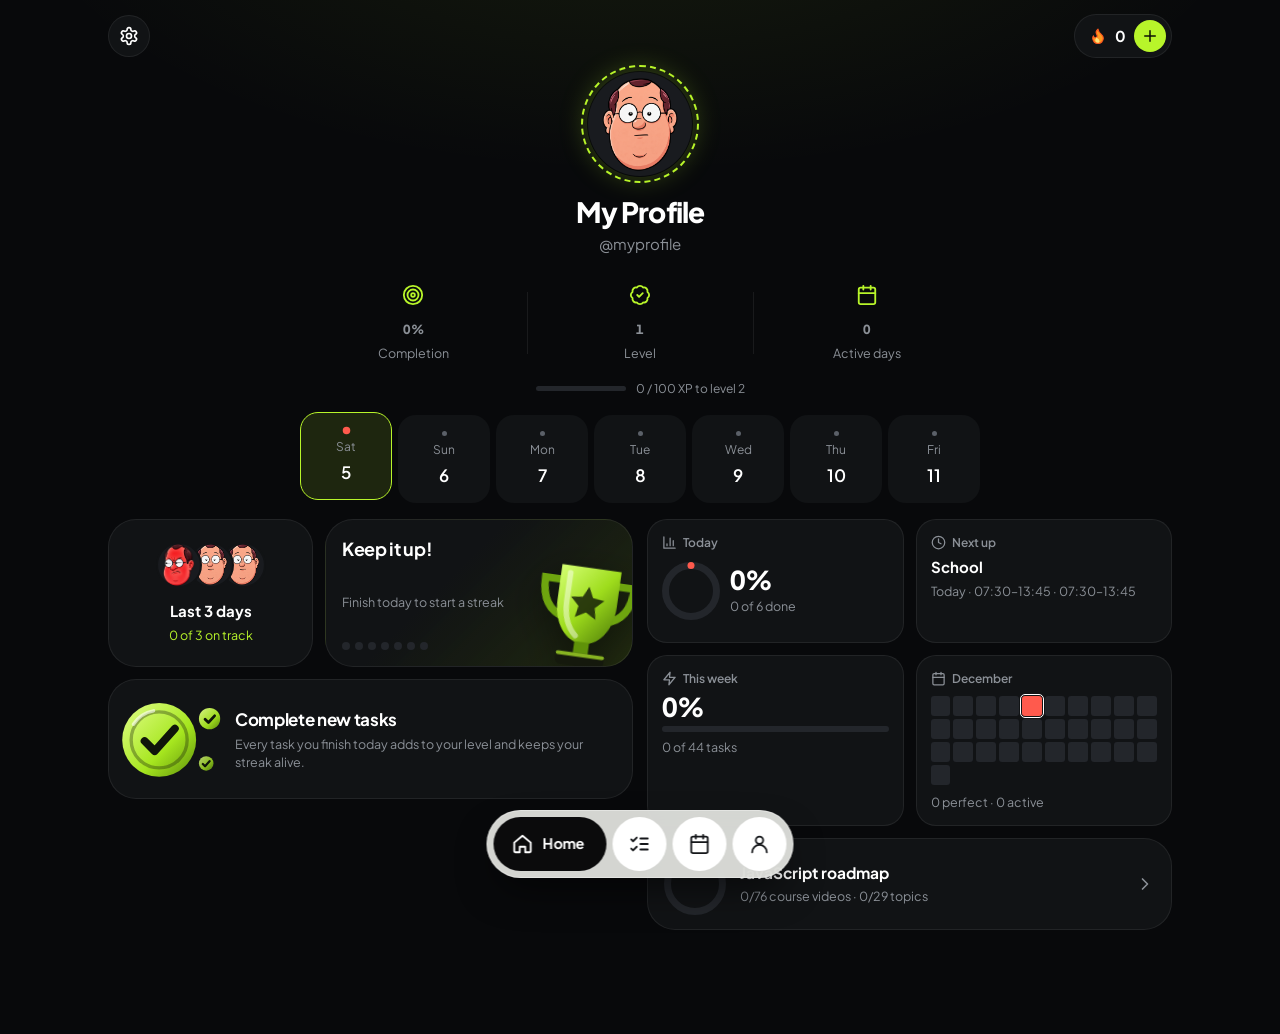
<file: task.html>
<!doctype html>
<html lang="en" data-theme="dark" data-anim="on">
<head>
  <meta charset="utf-8">
  <meta name="viewport" content="width=device-width, initial-scale=1, viewport-fit=cover">
  <meta name="theme-color" content="#08090B">
  <meta name="description" content="Streakwise: a personal daily planner for school, programming and English, built around real progress and streaks.">
  <title>Streakwise</title>
  <link rel="preconnect" href="https://fonts.googleapis.com">
  <link rel="preconnect" href="https://fonts.gstatic.com" crossorigin>
  <link rel="stylesheet" href="https://fonts.googleapis.com/css2?family=Plus+Jakarta+Sans:wght@400;500;600;700;800&display=swap">
  <link rel="icon" href="data:image/svg+xml,%3Csvg xmlns='http://www.w3.org/2000/svg' viewBox='0 0 32 32'%3E%3Crect width='32' height='32' rx='9' fill='%23B8F52A'/%3E%3Cpath d='M9 17l5 5 9-11' fill='none' stroke='%230c1004' stroke-width='3.5' stroke-linecap='round' stroke-linejoin='round'/%3E%3C/svg%3E">
  <style>
/* =====================================================================
   STREAKWISE — design tokens
   ===================================================================== */
:root {
  --bg: #08090B; --s1: #111315; --s2: #191B1F; --s3: #23262B;
  --text: #fff; --muted: #8b9097; --faint: #5b6068; --line: rgba(255,255,255,.07);
  --accent: #B8F52A; --accent-ink: #0c1004; --accent-text: #B8F52A; --accent-soft: rgba(184,245,42,.12);
  --green: #3ddc6e; --yellow: #ffd23f; --orange: #ff9a3d; --red: #ff5a4d; --violet: #a78bfa; --indigo: #6d8bff;
  --panel: #0b0c0e;
  --nav-bg: rgba(226,227,223,.94); --nav-item: #fff; --nav-ink: #15171a; --nav-active: #0b0b0c; --nav-active-ink: #fff;
  --r-sm: 12px; --r-md: 20px; --r-lg: 28px; --r-xl: 36px;
  --font: 'Plus Jakarta Sans', 'Vazirmatn', system-ui, -apple-system, 'Segoe UI', Roboto, sans-serif;
  --ease: cubic-bezier(.22, 1, .36, 1);
  --gut: 16px;
  --nav-room: calc(104px + env(safe-area-inset-bottom, 0px));
  color-scheme: dark;
}
[data-theme="amoled"] { --bg: #000; --s1: #0a0a0b; --s2: #121214; --s3: #1b1c1f; --panel: #000; }
[data-theme="light"] {
  --bg: #EFF0EC; --s1: #fff; --s2: #F4F5F1; --s3: #E4E7DE; --text: #0e1013; --muted: #5f656d; --faint: #9aa0a8; --line: rgba(0,0,0,.09);
  --accent-text: #3d6600; --accent-soft: rgba(120,190,0,.16); --panel: #fff;
  --nav-bg: rgba(18,20,24,.94); --nav-item: #2b2e34; --nav-ink: #fff; --nav-active: #B8F52A; --nav-active-ink: #0c1004;
  color-scheme: light;
}

*, *::before, *::after { box-sizing: border-box; }
html { -webkit-text-size-adjust: 100%; }
body {
  margin: 0; min-height: 100vh; min-height: 100dvh; background: var(--bg); color: var(--text);
  font-family: var(--font); font-size: 15px; line-height: 1.45; -webkit-font-smoothing: antialiased; overflow-x: hidden;
  background-image: radial-gradient(900px 420px at 50% -120px, rgba(184,245,42,.08), transparent 70%);
  background-repeat: no-repeat;
}
[data-theme="light"] body { background-image: radial-gradient(900px 420px at 50% -120px, rgba(150,220,0,.18), transparent 70%); }
button, input, select, textarea { font: inherit; color: inherit; }
button { cursor: pointer; background: none; border: 0; padding: 0; -webkit-tap-highlight-color: transparent; }
button:disabled { cursor: default; opacity: .35; }
h1, h2, h3, p, ul, ol { margin: 0; padding: 0; }
ul, ol { list-style: none; }
img, svg { display: block; max-width: 100%; }
.i { flex: none; }
:focus-visible { outline: 2px solid var(--accent); outline-offset: 2px; border-radius: 8px; }
.skip { position: absolute; left: -999px; top: 8px; background: var(--accent); color: var(--accent-ink); padding: 8px 14px; border-radius: 10px; z-index: 99; font-weight: 700; }
.skip:focus { left: 8px; }
.muted { color: var(--muted); } .sm { font-size: 12.5px; } .accent-text { color: var(--accent-text); } .pad-b { padding-bottom: 14px; }
.clip2 { display: -webkit-box; -webkit-line-clamp: 2; -webkit-box-orient: vertical; overflow: hidden; }
.fa { font-family: 'Vazirmatn', var(--font); font-weight: 600; font-size: .8em; color: var(--muted); margin-inline-start: 6px; }
[data-anim="off"] *, [data-anim="off"] *::before, [data-anim="off"] *::after { transition: none !important; animation: none !important; }
@media (prefers-reduced-motion: reduce) { *, *::before, *::after { transition: none !important; animation: none !important; scroll-behavior: auto !important; } }

/* ---------- Layout ---------- */
#main { outline: none; }
.page { display: none; }
.page.active { display: block; animation: pageIn .5s var(--ease); }
@keyframes pageIn { from { opacity: 0; transform: translateY(14px); } to { opacity: 1; transform: none; } }
.wrap { width: 100%; max-width: 520px; margin: 0 auto; padding: 0 var(--gut) var(--nav-room); }
.card { background: var(--s1); border: 1px solid var(--line); border-radius: var(--r-lg); }
.page-head { font-size: clamp(31px, 9vw, 40px); line-height: 1.04; letter-spacing: -.035em; font-weight: 800; padding: calc(26px + env(safe-area-inset-top, 0px)) 0 18px; }
.page-head .sub { font-size: .7em; letter-spacing: -.025em; }
.page-head .flame { display: inline-block; vertical-align: -.1em; margin: 0 .06em; }
.page-head > svg, .page-head > img { display: inline-block; vertical-align: -.1em; }
.h-av { display: inline-grid; place-items: center; width: 1.2em; height: 1.2em; vertical-align: -.2em; margin-left: .22em; border-radius: 50%; overflow: hidden; background: var(--s2); outline: 2.5px solid var(--green); outline-offset: 1.5px; }
.h-av svg, .h-av img { width: 100%; height: 100%; object-fit: cover; }
.sec { font-size: 14px; font-weight: 700; color: var(--muted); letter-spacing: -.005em; margin: 26px 2px 12px; }

/* ---------- Buttons ---------- */
.icon-btn { width: 42px; height: 42px; border-radius: 50%; display: grid; place-items: center; background: var(--s1); border: 1px solid var(--line); transition: transform .2s var(--ease), background .2s; flex: none; }
.icon-btn.sm { width: 34px; height: 34px; background: var(--s2); }
.icon-btn:hover { background: var(--s3); } .icon-btn:active, .btn:active, .chip:active { transform: scale(.94); }
.btn { display: inline-flex; align-items: center; justify-content: center; gap: 8px; min-height: 48px; padding: 0 22px; border-radius: 999px; font-weight: 700; transition: transform .2s var(--ease), box-shadow .3s, background .2s; }
.btn.sm { min-height: 40px; padding: 0 16px; font-size: 13.5px; }
.btn.primary { background: var(--accent); color: var(--accent-ink); box-shadow: 0 0 0 0 rgba(184,245,42,0); }
.btn.primary:hover { box-shadow: 0 8px 28px -6px rgba(184,245,42,.5); }
.btn.ghost { background: var(--s2); border: 1px solid var(--line); }
.btn.danger { background: #ff4d42; color: #fff; }
.btn.danger-ghost { background: rgba(255,77,66,.12); color: #ff6b60; }
.link-btn { color: var(--accent-text); font-weight: 700; font-size: 13px; padding: 4px 2px; }
.chip { padding: 7px 14px; border-radius: 999px; background: var(--s2); border: 1px solid var(--line); font-size: 12.5px; font-weight: 700; transition: transform .2s var(--ease); }

/* =====================================================================
   BOTTOM NAV — floating pill, active item expands
   ===================================================================== */
.nav {
  position: fixed; z-index: 40; left: 50%; transform: translateX(-50%);
  bottom: calc(14px + env(safe-area-inset-bottom, 0px));
  display: flex; gap: 6px; padding: 7px; border-radius: 999px; max-width: calc(100vw - 24px);
  background: var(--nav-bg); backdrop-filter: blur(18px) saturate(150%); -webkit-backdrop-filter: blur(18px) saturate(150%);
  box-shadow: 0 18px 40px -12px rgba(0,0,0,.65), inset 0 0 0 1px rgba(255,255,255,.35);
}
.nav button {
  display: flex; align-items: center; height: 54px; min-width: 54px; padding: 0 16px; justify-content: center;
  border-radius: 999px; background: var(--nav-item); color: var(--nav-ink);
  transition: background .45s var(--ease), color .35s, padding .45s var(--ease), transform .25s var(--ease);
}
.nav button:active { transform: scale(.93); }
.nav .lbl { display: grid; grid-template-columns: 0fr; opacity: 0; transition: grid-template-columns .5s var(--ease), opacity .3s, margin .5s var(--ease); margin-left: 0; }
.nav .lbl > span { overflow: hidden; white-space: nowrap; font-weight: 700; font-size: 14.5px; transform: translateX(-6px); transition: transform .5s var(--ease); }
.nav button[aria-current="page"] { background: var(--nav-active); color: var(--nav-active-ink); padding: 0 22px 0 18px; }
.nav button[aria-current="page"] .lbl { grid-template-columns: 1fr; opacity: 1; margin-left: 9px; }
.nav button[aria-current="page"] .lbl > span { transform: none; }
.nav button[aria-current="page"] .i { animation: navPop .5s var(--ease); }
@keyframes navPop { 0% { transform: scale(.7) rotate(-12deg); } 60% { transform: scale(1.15); } 100% { transform: none; } }
.nav button:focus-visible { outline-offset: 3px; }

/* =====================================================================
   HOME
   ===================================================================== */
.top-bar { display: flex; align-items: center; justify-content: space-between; padding: calc(14px + env(safe-area-inset-top, 0px)) 0 4px; }
.top-pill { display: flex; align-items: center; gap: 8px; padding: 5px 5px 5px 14px; background: var(--s1); border: 1px solid var(--line); border-radius: 999px; font-weight: 700; }
.top-pill .plus { width: 32px; height: 32px; border-radius: 50%; background: var(--accent); color: var(--accent-ink); display: grid; place-items: center; transition: transform .25s var(--ease), box-shadow .3s; }
.top-pill .plus:hover { box-shadow: 0 0 18px rgba(184,245,42,.55); transform: rotate(90deg); }
.profile { text-align: center; padding: 10px 0 20px; }
.profile h1 { font-size: 28px; font-weight: 800; letter-spacing: -.03em; margin-top: 16px; }
.avatar { position: relative; width: 104px; height: 104px; border-radius: 50%; display: block; margin: 0 auto; padding: 0; }
.avatar::before { content: ''; position: absolute; inset: -7px; border-radius: 50%; border: 2px dashed var(--accent); animation: spin 22s linear infinite; }
.avatar::after { content: ''; position: absolute; inset: -1px; border-radius: 50%; box-shadow: 0 0 28px rgba(184,245,42,.28); pointer-events: none; }
.avatar-in { position: absolute; inset: 0; border-radius: 50%; overflow: hidden; background: var(--s2); display: grid; place-items: center; }
.avatar-in img, .avatar-in svg { width: 100%; height: 100%; object-fit: cover; }
.char-layer[data-mood="neutral"] img { filter: grayscale(1) opacity(.75); }
.av-char { display: block; width: 100%; height: 100%; padding: 6%; }
.av-char img, .av-char svg, .h-av img, .crew-av img, .side img, .day .art img { object-fit: contain; }
.h-av img, .h-av svg { padding: 6%; }
img { height: auto; } .char-layer img, .bg-layer img, .av-char img, .crew-av img, .side img, .day .art img, .h-av img { height: 100%; }
.avatar.sm { width: 60px; height: 60px; margin: 0; } .avatar.sm::before { inset: -5px; }
.avatar.big { width: 112px; height: 112px; }
@keyframes spin { to { transform: rotate(360deg); } }

.stats3 { display: grid; grid-template-columns: repeat(3, 1fr); padding: 6px 0; }
.st { display: grid; justify-items: center; gap: 2px; padding: 4px 6px; position: relative; }
.st + .st::before { content: ''; position: absolute; left: 0; top: 14%; height: 72%; width: 1px; background: var(--line); }
.st .ac { color: var(--accent-text); margin-bottom: 3px; }
.st b { font-size: 21px; font-weight: 800; letter-spacing: -.02em; font-variant-numeric: tabular-nums; }
.st span { font-size: 12.5px; color: var(--muted); }
.xp-line { display: flex; align-items: center; gap: 10px; justify-content: center; font-size: 12px; color: var(--muted); margin: 8px 0 18px; }
.xp-bar { width: 90px; height: 5px; border-radius: 9px; background: var(--s3); overflow: hidden; }
.xp-bar i { display: block; height: 100%; background: var(--accent); border-radius: 9px; transition: width .8s var(--ease); }

.week { display: grid; grid-template-columns: repeat(7, 1fr); gap: 6px; margin-bottom: 16px; }
.wd { display: grid; justify-items: center; align-content: center; gap: 5px; height: 88px; border-radius: 18px; background: var(--s1); border: 1.5px solid transparent; color: var(--muted); transition: transform .3s var(--ease), border-color .3s, background .3s; }
.wd span { font-size: 12px; } .wd b { font-size: 17px; color: var(--text); font-weight: 600; }
.wd-dot { width: 5px; height: 5px; border-radius: 50%; background: var(--faint); transition: background .3s, transform .3s; }
.wd.m-excellent .wd-dot, .wd.m-good .wd-dot { background: var(--green); } .wd.m-average .wd-dot { background: var(--yellow); } .wd.m-low .wd-dot { background: var(--red); }
.wd.sel { border-color: var(--accent); background: var(--accent-soft); transform: translateY(-3px); } .wd.sel .wd-dot { transform: scale(1.5); }
.wd.today:not(.sel) b { color: var(--accent-text); }
.wd:active { transform: scale(.94); }

.home-grid { display: grid; gap: 0; }
.home-col { display: grid; gap: 12px; align-content: start; }
.home-col + .home-col { margin-top: 12px; }
.row-cards { display: grid; grid-template-columns: 1fr 1.5fr; gap: 12px; }
.crew { padding: 16px 12px; display: grid; justify-items: center; align-content: center; gap: 4px; text-align: center; min-height: 148px; }
.crew-av { display: flex; margin-bottom: 8px; }
.crew-av span { width: 46px; height: 46px; border-radius: 50%; background: var(--s2); border: 2.5px solid var(--s1); overflow: hidden; margin-left: -14px; position: relative; z-index: calc(3 - var(--i)); }
.crew-av span:first-child { margin-left: 0; }
.crew-av svg, .crew-av img { width: 100%; height: 100%; }
.keep { position: relative; overflow: hidden; padding: 16px 14px 16px 16px; display: flex; align-items: stretch; min-height: 148px; background: linear-gradient(135deg, var(--s1) 40%, rgba(184,245,42,.14)); }
.keep-txt { display: grid; align-content: space-between; gap: 6px; position: relative; z-index: 1; max-width: 62%; }
.keep-txt strong { font-size: 18px; letter-spacing: -.02em; }
.keep-dots { display: flex; gap: 5px; } .keep-dots i { width: 8px; height: 8px; border-radius: 50%; background: var(--s3); } .keep-dots i.on { background: var(--accent); box-shadow: 0 0 8px rgba(184,245,42,.6); }
.trophy { position: absolute; right: -10px; bottom: -6px; width: 112px; transform: rotate(8deg); filter: drop-shadow(0 10px 18px rgba(0,0,0,.45)); transition: transform .5s var(--ease); }
.keep:hover .trophy { transform: rotate(2deg) scale(1.06); }
.banner { position: relative; display: flex; align-items: center; gap: 12px; padding: 14px 18px 14px 6px; overflow: hidden; text-align: left; width: 100%; transition: transform .3s var(--ease), border-color .3s; }
.banner:hover { transform: translateY(-2px); border-color: rgba(184,245,42,.35); } .banner:active { transform: scale(.98); }
.banner-art { width: 112px; flex: none; margin-left: -4px; } .banner-txt { display: grid; gap: 3px; }
.banner-txt strong { font-size: 17px; letter-spacing: -.02em; }
.info-grid { display: grid; grid-template-columns: 1fr 1fr; gap: 12px; }
.info { background: var(--s1); border: 1px solid var(--line); border-radius: var(--r-md); padding: 14px; display: grid; gap: 6px; align-content: start; text-align: left; min-height: 124px; transition: transform .3s var(--ease), border-color .3s; }
button.info:hover { border-color: rgba(184,245,42,.3); } button.info:active { transform: scale(.97); }
.info-k { display: flex; align-items: center; gap: 6px; font-size: 12px; font-weight: 600; color: var(--muted); }
.info strong { font-size: 15px; line-height: 1.25; }
.big { font-size: 26px; font-weight: 800; letter-spacing: -.03em; line-height: 1; font-variant-numeric: tabular-nums; display: block; }
.ring-row { display: flex; align-items: center; gap: 10px; margin-top: 4px; } .ring-row > div { display: grid; gap: 4px; }
.bar { display: block; height: 6px; border-radius: 9px; background: var(--s3); overflow: hidden; } .bar i { display: block; height: 100%; background: var(--accent); border-radius: 9px; transition: width .8s var(--ease); }
.msq { display: grid; grid-template-columns: repeat(10, 1fr); gap: 3px; margin: 2px 0; }
.ms { aspect-ratio: 1; border-radius: 3px; background: var(--s3); } .ms.today { outline: 1.5px solid var(--text); outline-offset: 1px; }
.ms.m-excellent { background: var(--violet); } .ms.m-good { background: var(--green); } .ms.m-average { background: var(--yellow); } .ms.m-low { background: var(--red); } .ms.m-neutral { background: var(--s3); }
.road { display: flex; align-items: center; gap: 14px; padding: 14px 16px; width: 100%; text-align: left; transition: transform .3s var(--ease), border-color .3s; }
.road:hover { border-color: rgba(184,245,42,.3); } .road:active { transform: scale(.98); }
.road-txt { display: grid; gap: 2px; flex: 1; min-width: 0; } .road-txt strong { font-size: 15.5px; }

/* =====================================================================
   TASKS — illustrated hero + panel
   ===================================================================== */
.hero { position: relative; border-radius: var(--r-xl); overflow: hidden; background: var(--panel); border: 1px solid var(--line); isolation: isolate; }
.hero-art { position: relative; height: 330px; overflow: hidden; }
.bg-stack, .bg-layer { position: absolute; inset: 0; }
.bg-layer { opacity: 0; transition: opacity .7s var(--ease); } .bg-layer.on { opacity: 1; }
.bg-layer svg, .bg-layer img { width: 100%; height: 100%; object-fit: cover; }
.hero-top { position: absolute; top: 14px; left: 14px; right: 14px; display: flex; justify-content: space-between; z-index: 3; }
.hero-right { display: flex; gap: 8px; }
.glass { background: rgba(255,255,255,.16); backdrop-filter: blur(14px) saturate(170%); -webkit-backdrop-filter: blur(14px) saturate(170%); border: 1px solid rgba(255,255,255,.3); box-shadow: inset 0 1px 0 rgba(255,255,255,.4), 0 8px 20px -8px rgba(0,0,0,.35); color: #fff; }
.glass.round { width: 42px; height: 42px; border-radius: 50%; display: grid; place-items: center; transition: transform .25s var(--ease), background .25s; }
.glass.round:hover { background: rgba(255,255,255,.26); } .glass.round:active { transform: scale(.9); }
.pill-g { display: flex; align-items: center; gap: 6px; padding: 0 14px 0 11px; height: 42px; border-radius: 999px; font-weight: 800; }
.bubble { position: absolute; z-index: 3; top: 66px; left: 16px; max-width: 58%; background: #fff; color: #15171a; font-size: 12.5px; font-weight: 600; line-height: 1.3; padding: 9px 12px; border-radius: 16px 16px 16px 4px; box-shadow: 0 10px 24px -10px rgba(0,0,0,.5); animation: bub .5s var(--ease); }
@keyframes bub { from { transform: scale(.85) translateY(6px); opacity: 0; } }
.char-stack { position: absolute; z-index: 2; left: 50%; bottom: 66px; width: 214px; height: 214px; transform: translateX(-50%); filter: drop-shadow(0 14px 18px rgba(0,0,0,.35)); }
.char-layer { position: absolute; inset: 0; opacity: 0; transform: scale(.82) translateY(16px); transition: opacity .35s, transform .55s var(--ease); pointer-events: none; }
.char-layer.on { opacity: 1; transform: none; animation: bob 4.5s ease-in-out .6s infinite; }
@keyframes bob { 50% { transform: translateY(-5px); } }
.char-layer svg, .char-layer img { width: 100%; height: 100%; object-fit: contain; }
.segs { position: absolute; z-index: 3; left: 50%; bottom: 70px; transform: translateX(-50%); display: flex; gap: 6px; }
.segs i { width: 30px; height: 6px; border-radius: 9px; background: rgba(255,255,255,.28); transition: background .4s, transform .4s var(--ease); }
.segs i.on { background: var(--seg); transform: scaleY(1.2); box-shadow: 0 0 10px var(--seg); }
.perfect { position: absolute; z-index: 3; right: 16px; bottom: 76px; display: flex; align-items: center; gap: 5px; padding: 6px 11px 6px 8px; border-radius: 999px; background: var(--green); color: #05260f; font-size: 12px; font-weight: 800; opacity: 0; transform: scale(.7); transition: opacity .3s, transform .5s var(--ease); }
.perfect.show { opacity: 1; transform: none; }

.panel { position: relative; z-index: 4; margin-top: -48px; padding: 12px 16px 16px; background: var(--panel); border-radius: 32px 32px 0 0; box-shadow: 0 -18px 30px -12px rgba(0,0,0,.35); }
[data-theme="light"] .panel { box-shadow: 0 -18px 30px -16px rgba(0,0,0,.2); }
.panel-grab { width: 38px; height: 4px; border-radius: 9px; background: var(--s3); margin: 0 auto 14px; }
.panel-head { display: flex; align-items: center; justify-content: space-between; }
.day-switch { display: flex; align-items: center; gap: 6px; } .day-switch h2 { font-size: 24px; font-weight: 800; letter-spacing: -.03em; min-width: 88px; text-align: center; }
.count { font-size: 30px; font-weight: 800; letter-spacing: -.04em; color: var(--mood, var(--muted)); font-variant-numeric: tabular-nums; transition: color .5s; text-shadow: 0 0 22px color-mix(in srgb, var(--mood, transparent) 40%, transparent); }
.panel-sub { display: flex; align-items: center; justify-content: space-between; margin: 6px 0 10px; min-height: 28px; }
.the { font-size: 11.5px; font-weight: 700; letter-spacing: .09em; color: var(--muted); }
.task-list { display: grid; gap: 2px; }
.task { display: flex; align-items: center; gap: 12px; padding: 10px 4px; border-radius: 14px; transition: background .2s; }
.task:hover { background: var(--s1); }
.chk { width: 28px; height: 28px; border-radius: 50%; flex: none; border: 2px solid var(--faint); display: grid; place-items: center; color: transparent; transition: background .3s var(--ease), border-color .3s, color .2s, transform .3s var(--ease); }
.chk .i { stroke-width: 3.2; stroke-dasharray: 24; stroke-dashoffset: 24; transition: stroke-dashoffset .4s var(--ease) .08s; }
.chk:hover { border-color: var(--green); } .chk:active { transform: scale(.85); }
.task.done .chk { background: var(--green); border-color: var(--green); color: #04210d; } .task.done .chk .i { stroke-dashoffset: 0; }
.task.pop .chk { animation: chkPop .55s var(--ease); }
@keyframes chkPop { 0% { transform: scale(.6); box-shadow: 0 0 0 0 rgba(61,220,110,.6); } 60% { transform: scale(1.18); } 100% { transform: none; box-shadow: 0 0 0 12px rgba(61,220,110,0); } }
.task-main { flex: 1; min-width: 0; text-align: left; display: grid; gap: 1px; padding: 2px 0; }
.t-title { font-weight: 600; font-size: 16px; line-height: 1.25; position: relative; width: fit-content; max-width: 100%; transition: color .3s; }
.t-title { text-decoration: line-through; text-decoration-thickness: 2px; text-decoration-color: transparent; }
.t-desc { font-size: 12.5px; color: var(--muted); line-height: 1.3; transition: opacity .3s; }
.task.done .t-title { color: var(--muted); text-decoration-color: currentColor; } .task.done .t-desc { opacity: .55; }
.t-cat { width: 7px; height: 7px; border-radius: 50%; background: var(--c); flex: none; }
.tools { display: flex; gap: 2px; }
.tool { width: 32px; height: 32px; border-radius: 10px; display: grid; place-items: center; color: var(--faint); transition: background .2s, color .2s; }
.tool:hover:not(:disabled) { background: var(--s2); color: var(--text); } .tool.danger:hover { color: var(--red); }
.empty { display: grid; gap: 4px; justify-items: center; text-align: center; padding: 22px 12px; }
.add-row { display: flex; align-items: center; justify-content: center; gap: 8px; width: 100%; margin-top: 12px; min-height: 50px; border-radius: 16px; border: 1.5px dashed var(--faint); color: var(--muted); font-weight: 700; transition: border-color .25s, color .25s, background .25s; }
.add-row:hover { border-color: var(--accent); color: var(--accent-text); background: var(--accent-soft); }
.spark { position: fixed; z-index: 90; width: 7px; height: 7px; border-radius: 50%; pointer-events: none; }

/* =====================================================================
   CALENDAR
   ===================================================================== */
.cal-layout { display: grid; gap: 14px; }
.cal-hero { padding: 22px 8px 18px; overflow: hidden; background: radial-gradient(260px 220px at 50% 38%, color-mix(in srgb, var(--mood, #8b9097) 16%, transparent), transparent 75%), var(--s1); transition: background .6s; }
.carousel { display: grid; grid-template-columns: 1fr 190px 1fr; align-items: center; touch-action: pan-y; user-select: none; -webkit-user-select: none; outline-offset: 6px; }
.side { width: 100%; display: grid; place-items: center; opacity: .5; filter: saturate(.5) brightness(.75); transform: scale(.82); transition: opacity .3s, transform .4s var(--ease), filter .3s; }
.side:hover { opacity: .85; transform: scale(.9); filter: none; } .side > span { width: 78px; height: 78px; border-radius: 50%; background: var(--s2); overflow: hidden; padding: 6px; display: block; }
.side-l > span { transform: translateX(-10px); } .side-r > span { transform: translateX(10px); }
.side svg, .side img { width: 100%; height: 100%; object-fit: contain; }
.center { position: relative; width: 190px; height: 190px; margin: 0 auto; }
.ring { position: absolute; inset: -2px; transform: scale(1.02); } .ring svg { width: 100%; height: 100%; }
.arc { stroke: var(--s3); transition: stroke .5s, filter .5s; } .arc.on { stroke: var(--seg, var(--green)); filter: drop-shadow(0 0 6px color-mix(in srgb, var(--seg, #3ddc6e) 60%, transparent)); }
.arc:nth-child(2) { transition-delay: .05s; } .arc:nth-child(3) { transition-delay: .1s; } .arc:nth-child(4) { transition-delay: .15s; }
.center-art { position: absolute; inset: 18px; border-radius: 50%; background: var(--s2); overflow: hidden; }
.center-art .char-layer { padding: 6px; } .center-art .char-layer.on { animation: none; }
.streak-badge { position: absolute; left: 50%; bottom: -14px; transform: translateX(-50%) scale(.6); opacity: 0; display: flex; align-items: center; gap: 5px; padding: 6px 14px 6px 10px; border-radius: 999px; background: #1b1d21; border: 1px solid rgba(255,154,31,.5); color: #ffb04a; font-size: 12.5px; font-weight: 800; letter-spacing: .06em; box-shadow: 0 8px 22px -6px rgba(255,120,20,.45); transition: opacity .3s, transform .5s var(--ease); pointer-events: none; }
.streak-badge.show { opacity: 1; transform: translateX(-50%); }
.cal-meta { text-align: center; padding: 26px 8px 0; display: grid; gap: 3px; }
.cal-meta h2 { font-size: 26px; font-weight: 800; letter-spacing: -.03em; }
.status { font-weight: 700; margin-top: 8px; color: var(--mood-c, var(--muted)); }
.status.m-excellent { color: var(--violet); } .status.m-good { color: var(--indigo); } .status.m-average { color: var(--orange); } .status.m-low { color: var(--red); } .status.m-neutral { color: var(--muted); }
.cal-month { padding: 16px 12px 14px; }
.month-head { display: flex; align-items: center; justify-content: space-between; margin: 0 4px 12px; }
.month-head h3 { font-size: 18px; font-weight: 800; letter-spacing: -.02em; }
.month-nav { display: flex; align-items: center; gap: 6px; }
.wk-head, .month-grid { display: grid; grid-template-columns: repeat(7, 1fr); gap: 4px; }
.wk-head span { text-align: center; font-size: 11.5px; color: var(--muted); font-weight: 600; padding-bottom: 6px; }
.blank { display: block; }
.day { display: flex; flex-direction: column; align-items: center; justify-content: space-between; aspect-ratio: 1 / 1.6; padding: 5px 0 7px; border-radius: 13px; background: var(--s2); border: 1.5px solid transparent; transition: transform .25s var(--ease), border-color .25s, background .25s; min-width: 0; }
.day .n { font-size: 11px; color: var(--muted); font-weight: 600; line-height: 1; }
.day .art { width: 74%; aspect-ratio: 1; display: block; } .day .art svg, .day .art img { width: 100%; height: 100%; object-fit: contain; }
.day.m-neutral .art { opacity: .55; filter: grayscale(.5); }
.day.win { background: rgba(61,220,110,.13); }
.day.today .n { color: var(--accent-text); font-weight: 800; }
.day.sel { border-color: var(--accent); background: var(--accent-soft); animation: selPop .4s var(--ease); } .day.sel .n { color: var(--text); }
@keyframes selPop { 0% { transform: scale(.9); } 60% { transform: scale(1.06); } 100% { transform: none; } }
.day:active { transform: scale(.92); }
.dots { display: flex; gap: 2px; } .dots i { width: 4px; height: 4px; border-radius: 50%; background: var(--s3); }
[data-theme="light"] .dots i { background: #cfd3c8; }
.dots.m-excellent i.on, .dots.m-good i.on { background: var(--green); } .dots.m-average i.on { background: var(--yellow); } .dots.m-low i.on { background: var(--red); }

/* =====================================================================
   SETTINGS
   ===================================================================== */
.set-head { display: flex; align-items: center; gap: 16px; padding: calc(26px + env(safe-area-inset-top, 0px)) 4px 6px 8px; }
.set-who { flex: 1; min-width: 0; display: grid; } .set-who h1 { font-size: 24px; font-weight: 800; letter-spacing: -.03em; overflow: hidden; text-overflow: ellipsis; white-space: nowrap; }
.icon-btn.round { width: 46px; height: 46px; }
.pills { display: grid; grid-template-columns: 1fr 1fr; gap: 10px; }
.pill-stat { position: relative; overflow: hidden; display: grid; gap: 1px; padding: 14px 16px 14px 16px; border-radius: 30px; background: var(--pc); color: #12140c; min-height: 104px; align-content: end; transition: transform .3s var(--ease); }
.pill-stat:hover { transform: translateY(-2px); }
.pill-stat::before { content: ''; position: absolute; right: -26px; top: -26px; width: 84px; height: 84px; border-radius: 50%; background: rgba(255,255,255,.35); }
.pill-stat .pi { position: absolute; right: 13px; top: 12px; z-index: 1; display: grid; }
.pill-stat b { font-size: 32px; font-weight: 800; letter-spacing: -.04em; line-height: 1; font-variant-numeric: tabular-nums; }
.pill-stat > span:last-child { font-size: 12.5px; font-weight: 600; opacity: .78; }
.note { margin: 10px 4px 0; }
.set-cols { display: grid; gap: 0; }
.list { background: var(--s1); border: 1px solid var(--line); border-radius: var(--r-lg); overflow: hidden; }
.row { display: flex; align-items: center; gap: 12px; width: 100%; padding: 13px 14px; text-align: left; min-height: 62px; transition: background .2s; }
.row + .row { border-top: 1px solid var(--line); }
button.row:hover { background: var(--s2); } button.row:active { background: var(--s3); }
.ri { width: 36px; height: 36px; border-radius: 12px; background: var(--s2); display: grid; place-items: center; flex: none; color: var(--accent-text); }
.row.warn .ri { color: var(--orange); } .row.danger .ri { color: var(--red); } .row.danger b { color: var(--red); }
.rt { flex: 1; min-width: 0; display: grid; } .rt b { font-weight: 600; font-size: 15px; } .rt small { color: var(--muted); font-size: 12.5px; line-height: 1.3; }
.switch { width: 50px; height: 30px; border-radius: 999px; background: var(--s3); position: relative; flex: none; transition: background .3s; }
.switch i { position: absolute; top: 3px; left: 3px; width: 24px; height: 24px; border-radius: 50%; background: #fff; box-shadow: 0 2px 6px rgba(0,0,0,.35); transition: transform .4s var(--ease); }
.switch[aria-checked="true"] { background: var(--accent); } .switch[aria-checked="true"] i { transform: translateX(20px); background: var(--accent-ink); }
.seg { display: inline-flex; padding: 3px; border-radius: 999px; background: var(--s2); gap: 2px; }
.seg button, .seg label span { display: block; padding: 7px 12px; border-radius: 999px; font-size: 12.5px; font-weight: 700; color: var(--muted); transition: background .3s, color .3s; cursor: pointer; white-space: nowrap; }
.seg button[aria-checked="true"], .seg input:checked + span { background: var(--accent); color: var(--accent-ink); }
.seg input { position: absolute; opacity: 0; pointer-events: none; } .seg label { position: relative; }
.seg input:focus-visible + span { outline: 2px solid var(--accent); outline-offset: 2px; }
.sel-input, .form input, .form select, .form textarea, .tt-line input, .stepper input { background: var(--s2); border: 1.5px solid var(--line); border-radius: 14px; padding: 11px 14px; min-height: 46px; width: 100%; transition: border-color .25s, box-shadow .25s; }
.sel-input { width: auto; padding: 8px 12px; min-height: 40px; font-weight: 600; font-size: 13.5px; }
.form input:focus, .form select:focus, .form textarea:focus, .sel-input:focus, .tt-line input:focus { outline: none; border-color: var(--accent); box-shadow: 0 0 0 3px var(--accent-soft); }
.form input[aria-invalid="true"] { border-color: var(--red); }
select option { background: var(--s1); color: var(--text); }
.about { margin-top: 8px; display: grid; gap: 12px; } .about p { color: var(--muted); max-width: 62ch; line-height: 1.6; } .about .sec { margin-bottom: 0; }
.about p:first-of-type { color: var(--text); }

/* =====================================================================
   SHEETS, FORMS, TOASTS
   ===================================================================== */
.sheet-ov { position: fixed; inset: 0; z-index: 60; background: rgba(0,0,0,0); display: flex; align-items: flex-end; justify-content: center; transition: background .3s; }
.sheet-ov.open { background: rgba(0,0,0,.6); backdrop-filter: blur(4px); -webkit-backdrop-filter: blur(4px); }
.sheet { width: 100%; max-width: 520px; max-height: 92dvh; overflow: auto; background: var(--s1); border: 1px solid var(--line); border-bottom: 0; border-radius: 30px 30px 0 0; padding: 8px 20px calc(22px + env(safe-area-inset-bottom, 0px)); transform: translateY(100%); transition: transform .45s var(--ease); overscroll-behavior: contain; }
.sheet-ov.open .sheet { transform: none; }
.sheet-lg { max-width: 600px; }
.sheet-grab { width: 40px; height: 4px; border-radius: 9px; background: var(--s3); margin: 4px auto 10px; }
.sheet-head { display: flex; align-items: center; justify-content: space-between; margin-bottom: 14px; } .sheet-head h2 { font-size: 21px; font-weight: 800; letter-spacing: -.025em; }
.form { display: grid; gap: 14px; }
.field { display: grid; gap: 6px; border: 0; padding: 0; margin: 0; min-width: 0; } .field > span, .field > legend { font-size: 13px; font-weight: 600; color: var(--muted); padding: 0; } .field small { font-weight: 500; opacity: .7; margin-left: 4px; }
textarea { resize: vertical; min-height: 64px; line-height: 1.4; }
.two { display: grid; grid-template-columns: 1fr 1fr; gap: 12px; }
.err { font-style: normal; color: var(--red); font-size: 12.5px; font-weight: 600; }
.btn-row { display: flex; gap: 10px; justify-content: flex-end; margin-top: 4px; } .btn-row .btn { flex: 1; }
.hint { display: flex; flex-wrap: wrap; align-items: center; gap: 6px; font-size: 12.5px; color: var(--muted); background: var(--s2); border-radius: 14px; padding: 10px 12px; }
.dchips { display: flex; flex-wrap: wrap; gap: 6px; margin-top: 8px; } .dchips[hidden] { display: none; }
.dchip { position: relative; } .dchip input { position: absolute; opacity: 0; } .dchip span { display: block; padding: 8px 13px; border-radius: 999px; background: var(--s2); border: 1.5px solid var(--line); font-size: 13px; font-weight: 700; color: var(--muted); cursor: pointer; transition: all .25s var(--ease); }
.dchip input:checked + span { background: var(--accent); color: var(--accent-ink); border-color: var(--accent); } .dchip input:focus-visible + span { outline: 2px solid var(--accent); outline-offset: 2px; }
.av-edit { display: grid; justify-items: center; gap: 16px; padding: 8px 0 4px; } .av-btns { display: flex; gap: 8px; flex-wrap: wrap; justify-content: center; }
.tabs { display: flex; gap: 4px; padding: 3px; border-radius: 999px; background: var(--s2); margin-bottom: 14px; }
.tabs button { flex: 1; padding: 9px; border-radius: 999px; font-weight: 700; font-size: 13.5px; color: var(--muted); transition: background .3s, color .3s; } .tabs button[aria-selected="true"] { background: var(--accent); color: var(--accent-ink); }
[hidden] { display: none !important; }
.tt-day { display: grid; gap: 8px; padding: 12px; border-radius: 18px; background: var(--s2); } .tt-day b { font-size: 14px; }
.tt-line { display: grid; grid-template-columns: minmax(0, 1fr) auto minmax(0, 1fr); align-items: center; gap: 8px; font-size: 13px; color: var(--muted); } .tt-line span { grid-column: 1 / -1; } .tt-line input { background: var(--s1); padding: 8px 10px; min-height: 42px; min-width: 0; } .tt-line i { font-style: normal; }
.sheet-body, .form, .tt-day { min-width: 0; }
.rt-list { display: grid; gap: 6px; margin: 12px 0; } .rt-row { display: flex; align-items: center; gap: 12px; padding: 12px 14px; border-radius: 16px; background: var(--s2); text-align: left; width: 100%; transition: background .2s; } .rt-row:hover { background: var(--s3); } .rt-row > span { flex: 1; display: grid; min-width: 0; } .rt-row small { color: var(--muted); font-size: 12px; }
.rm-course { display: flex; align-items: center; justify-content: space-between; gap: 14px; margin-bottom: 10px; } .rm-course > div:first-child { display: grid; } .rm-course small { color: var(--muted); font-size: 12.5px; }
.stepper { display: flex; align-items: center; gap: 6px; } .stepper input { width: 62px; text-align: center; padding: 6px; min-height: 38px; font-weight: 800; -moz-appearance: textfield; } .stepper input::-webkit-outer-spin-button, .stepper input::-webkit-inner-spin-button { -webkit-appearance: none; }
.sub-h { font-size: 14px; font-weight: 700; margin: 20px 0 10px; } .sub-h small { color: var(--muted); font-weight: 600; margin-left: 6px; }
.stages { display: grid; grid-template-columns: repeat(5, 1fr); gap: 6px; margin-bottom: 10px; counter-reset: s; } .stages li { display: grid; gap: 2px; padding: 10px 8px; border-radius: 14px; background: var(--s2); font-size: 11.5px; color: var(--muted); line-height: 1.25; } .stages b { color: var(--text); font-size: 13px; }
.rm-grid { display: grid; grid-template-columns: 1fr 1fr; gap: 6px; }
.rm-row { position: relative; display: flex; align-items: center; gap: 10px; padding: 10px 12px; border-radius: 14px; background: var(--s2); font-size: 13.5px; font-weight: 600; cursor: pointer; min-width: 0; transition: background .2s; } .rm-row:hover { background: var(--s3); }
.rm-row input { position: absolute; opacity: 0; } .rm-box { width: 22px; height: 22px; border-radius: 7px; border: 2px solid var(--faint); display: grid; place-items: center; color: transparent; flex: none; transition: all .3s var(--ease); }
.rm-row input:checked + .rm-box { background: var(--accent); border-color: var(--accent); color: var(--accent-ink); } .rm-row input:checked ~ span:last-child { color: var(--muted); text-decoration: line-through; } .rm-row input:focus-visible + .rm-box { outline: 2px solid var(--accent); outline-offset: 2px; }
.sheet-sm { max-width: 440px; }
#toast-root { position: fixed; left: 0; right: 0; z-index: 80; bottom: calc(104px + env(safe-area-inset-bottom, 0px)); display: grid; justify-items: center; gap: 8px; pointer-events: none; padding: 0 16px; }
.toast { background: var(--text); color: var(--bg); padding: 11px 18px; border-radius: 999px; font-weight: 700; font-size: 13.5px; box-shadow: 0 14px 30px -10px rgba(0,0,0,.6); opacity: 0; transform: translateY(14px) scale(.95); transition: opacity .3s, transform .45s var(--ease); max-width: 100%; } .toast.in { opacity: 1; transform: none; }

/* =====================================================================
   RESPONSIVE
   ===================================================================== */
@media (max-width: 380px) {
  :root { --gut: 14px; }
  .nav { gap: 4px; padding: 6px; } .nav button { min-width: 50px; height: 50px; padding: 0 14px; } .nav button[aria-current="page"] { padding: 0 18px 0 15px; } .nav .lbl > span { font-size: 13.5px; }
  .carousel { grid-template-columns: 1fr 170px 1fr; } .center { width: 170px; height: 170px; } .side > span { width: 62px; height: 62px; }
  .day { border-radius: 10px; } .month-head h3 { font-size: 16px; } .stages { grid-template-columns: repeat(2, 1fr); }  .char-stack { width: 190px; height: 190px; } .hero-art { height: 310px; } .bubble { max-width: 50%; font-size: 12px; }
}
@media (min-width: 640px) {
  .sheet-ov { align-items: center; } .sheet { border-radius: 30px; border-bottom: 1px solid var(--line); max-height: 88dvh; transform: translateY(24px) scale(.97); opacity: 0; transition: transform .45s var(--ease), opacity .3s; } .sheet-ov.open .sheet { opacity: 1; } .sheet-grab { display: none; }
  .wrap { max-width: 640px; }
}
@media (min-width: 960px) {
  .wrap { max-width: 1040px; padding-left: 28px; padding-right: 28px; }
  .home-wrap .top-bar, .home-wrap .profile, .home-wrap .stats3, .home-wrap .xp-line, .home-wrap .week { max-width: 680px; margin-left: auto; margin-right: auto; }
  .home-wrap .top-bar { max-width: none; }
  .home-grid { grid-template-columns: 1fr 1fr; gap: 14px; } .home-col + .home-col { margin-top: 0; }
  .tasks-wrap { max-width: 640px; } .tasks-wrap .hero-art { height: 360px; } .tasks-wrap .char-stack { width: 236px; height: 236px; }
  .cal-wrap .cal-layout { grid-template-columns: 420px 1fr; align-items: start; } .cal-hero { position: sticky; top: 24px; }
  .settings-wrap .pills { grid-template-columns: repeat(5, 1fr); } .pill-stat { border-radius: 34px; }
  .set-cols { grid-template-columns: 1fr 1fr; gap: 0 24px; align-items: start; } .about { max-width: 720px; }
  .nav { bottom: 22px; }
  .day .n { font-size: 12px; }
}
@media (min-width: 1280px) { .wrap { max-width: 1120px; } .cal-wrap .cal-layout { grid-template-columns: 460px 1fr; } }

/* Local Persian font + scheduled task time labels */
@font-face{font-family:'Iranian Sans';src:url('assets/fonts/Iranian-Sans.ttf') format('truetype');font-style:normal;font-weight:100 900;font-display:swap}
.t-time{display:flex;align-items:center;gap:5px;color:var(--accent);font-size:11.5px;font-weight:700;letter-spacing:.02em;font-variant-numeric:tabular-nums}
.t-time .i{opacity:.8}
html[lang="fa"] body,html[lang="fa"] button,html[lang="fa"] input,html[lang="fa"] select,html[lang="fa"] textarea{font-family:'Iranian Sans','Tahoma',sans-serif}
html[lang="fa"] body{letter-spacing:0}
html[lang="fa"] .task-main,html[lang="fa"] .row,html[lang="fa"] .rt-row,html[lang="fa"] .info,html[lang="fa"] .banner-txt{text-align:right}
html[lang="fa"] .task{direction:rtl}
html[lang="fa"] .task-main{direction:rtl}
html[lang="fa"] .task-main .t-title{width:auto}
html[lang="fa"] .t-time{direction:ltr;justify-content:flex-end;font-family:ui-monospace,monospace}
html[lang="fa"] .nav{direction:rtl}
html[lang="fa"] .two{direction:rtl}
html[lang="fa"] .month-head,html[lang="fa"] .panel-head,html[lang="fa"] .panel-sub{direction:rtl}
html[lang="fa"] .form,html[lang="fa"] .field{direction:rtl;text-align:right}
html[lang="fa"] .btn-row{direction:rtl}
@media(max-width:420px){.t-time{font-size:10.5px}}

</style>
</head>
<body data-page="home">
  <a class="skip" href="#main">Skip to content</a>
  <div id="app">
    <main id="main" tabindex="-1">
      <section class="page" id="page-home" data-page="home" aria-label="Home"></section>
      <section class="page" id="page-tasks" data-page="tasks" aria-label="Tasks"></section>
      <section class="page" id="page-calendar" data-page="calendar" aria-label="Calendar"></section>
      <section class="page" id="page-settings" data-page="settings" aria-label="Settings"></section>
    </main>

    <nav id="nav" class="nav" aria-label="Main">
      <button type="button" data-action="go" data-page="home" aria-current="page" title="Home · خانه">
        <svg class="i" viewBox="0 0 24 24" width="22" height="22" fill="none" stroke="currentColor" stroke-width="2" stroke-linecap="round" stroke-linejoin="round" aria-hidden="true"><path d="M3 10.5 12 3l9 7.5V20a1 1 0 0 1-1 1h-5v-6H9v6H4a1 1 0 0 1-1-1z"/></svg><span class="lbl"><span>Home</span></span></button>
      <button type="button" data-action="go" data-page="tasks" aria-current="false" title="Tasks · وظایف">
        <svg class="i" viewBox="0 0 24 24" width="22" height="22" fill="none" stroke="currentColor" stroke-width="2" stroke-linecap="round" stroke-linejoin="round" aria-hidden="true"><path d="m3 17 2 2 4-4"/><path d="m3 7 2 2 4-4"/><path d="M13 6h8M13 12h8M13 18h8"/></svg><span class="lbl"><span>Tasks</span></span></button>
      <button type="button" data-action="go" data-page="calendar" aria-current="false" title="Calendar · تقویم">
        <svg class="i" viewBox="0 0 24 24" width="22" height="22" fill="none" stroke="currentColor" stroke-width="2" stroke-linecap="round" stroke-linejoin="round" aria-hidden="true"><rect width="18" height="18" x="3" y="4" rx="2"/><path d="M16 2v4M8 2v4M3 10h18"/></svg><span class="lbl"><span>Calendar</span></span></button>
      <button type="button" data-action="go" data-page="settings" aria-current="false" title="Settings · تنظیمات">
        <svg class="i" viewBox="0 0 24 24" width="22" height="22" fill="none" stroke="currentColor" stroke-width="2" stroke-linecap="round" stroke-linejoin="round" aria-hidden="true"><circle cx="12" cy="8" r="4"/><path d="M4 21a8 8 0 0 1 16 0"/></svg><span class="lbl"><span>Settings</span></span></button>
    </nav>
  </div>

  <div id="sheet-root"></div>
  <div id="toast-root" role="status" aria-live="polite"></div>
  <input type="file" id="file-import" accept="application/json,.json" hidden>
  <input type="file" id="file-avatar" accept="image/*" hidden>

  <script>
/* =====================================================================
   CONFIG — everything you may want to customise lives here.
   ===================================================================== */

/* ---------- Replaceable artwork ----------
   Leave a value as null to use the built-in SVG artwork.
   To use your own image, put the file in /assets and set the path, e.g.
     characterStates.excellent = "assets/characters/happy.png"
   Transparent PNG / WebP / SVG recommended for characters (square, ~512px).
   Backgrounds are cropped with "cover" (recommended 800x720).            */
const ASSETS = {
  characterStates: {
    excellent: 'great.png',   // 100% of tasks done  – very happy
    good:      'good.png',    // more than 50%       – satisfied
    average:   'bad.png',     // about 40–50%        – slightly angry
    low:       'verybad.png', // below 40%           – very angry
    neutral:   'good.png'     // no tasks / future day – same picture, shown in greyscale
  },
  // Files are looked up next to index.html. If a file is missing, the built-in SVG is used instead.
  backgrounds: {
    excellent: null, // violet desert
    good:      null, // blue desert
    average:   null, // orange desert
    low:       null, // red desert
    neutral:   null  // dusk grey desert
  },
  trophy: null,  // Home → "Keep it up!" card
  fire: null,    // streak flame icon (small, square)
  avatar: null   // default profile picture
};

/* ---------- Moods ---------- */
const MOOD_META = {
  excellent: { label: 'Perfect day',  color: '#a78bfa', seg: 4, segColor: '#3ddc6e' },
  good:      { label: 'Going well',   color: '#6d8bff', seg: 3, segColor: '#3ddc6e' },
  average:   { label: 'Halfway',      color: '#ff9a3d', seg: 2, segColor: '#ffd23f' },
  low:       { label: 'Needs a push', color: '#ff5a4d', seg: 1, segColor: '#ff4d4d' },
  neutral:   { label: 'No tasks',     color: '#8b9097', seg: 0, segColor: '#3a3e45' }
};

/* ---------- Categories ---------- */
const CATEGORIES = {
  school:      { label: 'School',  color: '#6d8bff', icon: 'school' },
  programming: { label: 'Code',    color: '#B8F52A', icon: 'code' },
  english:     { label: 'English', color: '#a78bfa', icon: 'chat' },
  health:      { label: 'Health',  color: '#ff9a3d', icon: 'heart' },
  review:      { label: 'Review',  color: '#ffd23f', icon: 'rotate' },
  other:       { label: 'Other',   color: '#8b9097', icon: 'flag' }
};
const LEARNING_CATS = ['school', 'programming', 'english', 'review'];

/* ---------- Calendar vocabulary ---------- */
const DAYS = ['sun', 'mon', 'tue', 'wed', 'thu', 'fri', 'sat'];           // index = Date.getDay()
const DAY_SHORT = { sun: 'Sun', mon: 'Mon', tue: 'Tue', wed: 'Wed', thu: 'Thu', fri: 'Fri', sat: 'Sat' };
const DAY_FULL = { sun: 'Sunday', mon: 'Monday', tue: 'Tuesday', wed: 'Wednesday', thu: 'Thursday', fri: 'Friday', sat: 'Saturday' };
const WEEK_START_INDEX = { sat: 6, sun: 0, mon: 1 };
const MONTHS = ['January', 'February', 'March', 'April', 'May', 'June', 'July', 'August', 'September', 'October', 'November', 'December'];
const NUM_WORDS = ['zero', 'one', 'two', 'three', 'four', 'five', 'six', 'seven', 'eight', 'nine', 'ten', 'eleven', 'twelve', 'thirteen', 'fourteen', 'fifteen', 'sixteen', 'seventeen', 'eighteen', 'nineteen', 'twenty'];

/* ---------- Default weekly timetable (all editable in Settings) ---------- */
const DEFAULT_SCHEDULE = {
  school: {
    sat: ['07:30', '13:45'], sun: ['07:30', '12:20'], mon: ['07:30', '13:45'],
    tue: ['07:30', '13:45'], wed: ['07:30', '13:45'], thu: null, fri: null
  },
  english: {
    sat: null, sun: ['19:30', '21:00'], mon: null, tue: ['19:30', '21:00'],
    wed: null, thu: ['19:30', '21:00'], fri: null
  }
};

/* Recurring routines (School and English class are generated from the schedule above).
   order = position in the day. jsStage = one of the five JavaScript study stages.   */
const SCHOOL_DAYS = ['sat', 'sun', 'mon', 'tue', 'wed'];
const DEFAULT_ROUTINES = [
  { id: 'r-homework', title: 'Homework & school review', description: 'Finish assignments first, then review today’s lessons', category: 'school', days: SCHOOL_DAYS, order: 20, startTime: '15:00', endTime: '16:00' },
  { id: 'r-js-new', title: 'Learn a new JavaScript topic', description: 'Watch one lesson, then code it yourself', category: 'programming', days: ['sat', 'mon', 'wed'], order: 40, startTime: '16:30', endTime: '17:30', jsStage: 'learn' },
  { id: 'r-js-practice', title: 'JavaScript exercises & practice', description: 'Solve problems without the video running', category: 'programming', days: ['sun'], order: 30, startTime: '15:00', endTime: '16:00', jsStage: 'practice' },
  { id: 'r-js-review', title: 'JavaScript review & practice', description: 'Revisit older topics, fix weak spots', category: 'programming', days: ['tue'], order: 30, startTime: '16:30', endTime: '17:15', jsStage: 'review' },
  { id: 'r-en-short', title: 'Short English practice', description: '20 minutes: vocabulary, reading or listening', category: 'english', days: ['sat', 'mon', 'wed'], order: 50, startTime: '18:00', endTime: '18:20' },
  { id: 'r-rest', title: 'Meals, rest & free time', description: 'Eat properly and take a real break', category: 'health', days: SCHOOL_DAYS, order: 30, startTime: '16:00', endTime: '16:30' },

  { id: 'r-deep-js', title: 'Deep JavaScript study', description: 'One long, focused block on a harder topic', category: 'programming', days: ['thu'], order: 10, startTime: '09:00', endTime: '10:30', jsStage: 'learn' },
  { id: 'r-solo-code', title: 'Independent coding exercises', description: 'No tutorials – write it from scratch', category: 'programming', days: ['thu'], order: 20, startTime: '11:00', endTime: '12:00', jsStage: 'practice' },
  { id: 'r-project-thu', title: 'Personal programming project', description: 'Move your own project forward', category: 'programming', days: ['thu'], order: 30, startTime: '14:00', endTime: '15:30', jsStage: 'project' },
  { id: 'r-en-thu', title: 'English practice', description: 'Speaking, writing or listening', category: 'english', days: ['thu'], order: 40, startTime: '16:00', endTime: '16:30' },
  { id: 'r-exercise', title: 'Exercise & rest', description: 'Move your body, then switch off', category: 'health', days: ['thu'], order: 80, startTime: '17:00', endTime: '18:00' },

  { id: 'r-quiz', title: 'Weekly JavaScript quiz', description: 'Test yourself on this week’s topics', category: 'programming', days: ['fri'], order: 10, startTime: '09:00', endTime: '09:45', jsStage: 'quiz' },
  { id: 'r-mistakes', title: 'Review mistakes', description: 'Understand every wrong answer', category: 'review', days: ['fri'], order: 20, startTime: '10:00', endTime: '10:30', jsStage: 'review' },
  { id: 'r-project-fri', title: 'Improve personal project', description: 'Refactor, fix bugs, add one feature', category: 'programming', days: ['fri'], order: 30, startTime: '11:00', endTime: '12:00', jsStage: 'project' },
  { id: 'r-github', title: 'GitHub update', description: 'Commit only when real code has changed', category: 'programming', days: ['fri'], order: 40, startTime: '14:00', endTime: '14:30' },
  { id: 'r-en-fri', title: 'English writing or speaking', description: 'Write a paragraph or record yourself', category: 'english', days: ['fri'], order: 50, startTime: '15:00', endTime: '15:30' },
  { id: 'r-weekly', title: 'Weekly review & rest', description: 'Look back, plan next week, relax', category: 'review', days: ['fri'], order: 80, startTime: '16:00', endTime: '16:30' },

  { id: 'r-sleep', title: 'Sleep 8–10 hours', description: 'Lights out on time', category: 'health', days: DAYS.slice(), order: 99, startTime: '22:00', endTime: '06:30' }
];

/* ---------- JavaScript learning roadmap ---------- */
const JS_COURSE = { videos: 76, minutes: 10 * 60 + 21 };
const JS_STAGES = [
  { id: 'learn',    label: 'Learn',    text: 'Study one new topic' },
  { id: 'practice', label: 'Practice', text: 'Code it on your own' },
  { id: 'review',   label: 'Review',   text: 'Revisit earlier topics' },
  { id: 'quiz',     label: 'Quiz',     text: 'Weekly self-test' },
  { id: 'project',  label: 'Build',    text: 'Ship practical projects' }
];
const JS_TOPICS = [
  'Variables and data types', 'Operators', 'Strings and numbers', 'Arrays and objects',
  'Array methods', 'Functions', 'Scope', 'Arrow functions', 'Conditions', 'Loops',
  'DOM', 'Events', 'Modules', 'LocalStorage', 'CRUD operations', 'Final practical project'
].map((t, i) => ({ id: 'b' + (i + 1), title: t }));
const JS_NEXT = [
  'Advanced JavaScript', 'Closures', 'this', 'Prototypes and OOP', 'Promises', 'Async/await',
  'Event loop', 'Fetch API', 'REST APIs', 'Error handling', 'TypeScript', 'React', 'Next.js'
].map((t, i) => ({ id: 'a' + (i + 1), title: t }));

</script>
  <script>
/* =====================================================================
   STORE — dates, state, persistence, progress rules.
   All dates are LOCAL "YYYY-MM-DD" strings (never UTC ISO strings).
   ===================================================================== */
const STORE_KEY = 'streakwise-v1';

/* ---------- Date helpers (local time) ---------- */
const pad = n => String(n).padStart(2, '0');
const dateKey = d => `${d.getFullYear()}-${pad(d.getMonth() + 1)}-${pad(d.getDate())}`;
const parseKey = k => { const [y, m, d] = k.split('-').map(Number); return new Date(y, m - 1, d); };
const todayKey = () => dateKey(new Date());
const addDays = (k, n) => { const d = parseKey(k); d.setDate(d.getDate() + n); return dateKey(d); };
const diffDays = (a, b) => {
  const A = parseKey(a), B = parseKey(b);
  return Math.round((Date.UTC(A.getFullYear(), A.getMonth(), A.getDate()) - Date.UTC(B.getFullYear(), B.getMonth(), B.getDate())) / 864e5);
};
const weekdayId = k => DAYS[parseKey(k).getDay()];
const isValidKey = k => typeof k === 'string' && /^\d{4}-\d{2}-\d{2}$/.test(k) && dateKey(parseKey(k)) === k;
const daysInMonth = (y, m) => new Date(y, m + 1, 0).getDate();
const uid = () => Date.now().toString(36) + Math.random().toString(36).slice(2, 8);
const clamp = (n, a, b) => Math.min(b, Math.max(a, n));

function weekStartKey(k) {
  const start = WEEK_START_INDEX[S.settings.weekStart] ?? 6;
  const diff = (parseKey(k).getDay() - start + 7) % 7;
  return addDays(k, -diff);
}
function weekKeys(k) { const s = weekStartKey(k); return Array.from({ length: 7 }, (_, i) => addDays(s, i)); }
function monthKeys(y, m) { return Array.from({ length: daysInMonth(y, m) }, (_, i) => `${y}-${pad(m + 1)}-${pad(i + 1)}`); }

function relativeLabel(k) {
  const d = diffDays(k, todayKey());
  const fa = S?.settings?.language === 'fa';
  if (d === 0) return fa ? 'امروز' : 'Today';
  if (d === -1) return fa ? 'دیروز' : 'Yesterday';
  if (d === -2) return fa ? '۲ روز پیش' : '2 days ago';
  if (d === 1) return fa ? 'فردا' : 'Tomorrow';
  const dt = parseKey(k);
  return `${DAY_SHORT[DAYS[dt.getDay()]]}, ${MONTHS[dt.getMonth()].slice(0, 3)} ${dt.getDate()}`;
}
function longDate(k) {
  const dt = parseKey(k);
  if (S?.settings?.language === 'fa') return `${DAY_FULL[DAYS[dt.getDay()]]}، ${dt.getDate()} ${MONTHS[dt.getMonth()]} ${dt.getFullYear()}`;
  return `${DAY_FULL[DAYS[dt.getDay()]]}, ${MONTHS[dt.getMonth()]} ${dt.getDate()}, ${dt.getFullYear()}`;
}

/* ---------- State ---------- */
let S;                 // the whole persisted state
let byDate = new Map(); // date -> sorted task array (derived index)
let storageOK = true;

function defaultState() {
  return {
    v: 1,
    profile: { name: 'My Profile', username: '@myprofile', avatar: null },
    settings: { theme: 'dark', sound: false, animations: true, weekStart: 'sat', streakThreshold: 100, coach: 'Rudy', language: 'en' },
    schedule: JSON.parse(JSON.stringify(DEFAULT_SCHEDULE)),
    routines: JSON.parse(JSON.stringify(DEFAULT_ROUTINES)),
    tasks: [],
    materialized: {},
    roadmap: { videos: 0, done: {} },
    installedOn: todayKey(),
    createdAt: new Date().toISOString()
  };
}

const str = (v, max, fb = '') => (typeof v === 'string' ? v.trim().slice(0, max) : fb);

/* Make any object (stored or imported) safe to use. */
function normalize(raw) {
  const d = defaultState();
  if (!raw || typeof raw !== 'object') return d;
  const o = d;
  if (raw.profile && typeof raw.profile === 'object') {
    o.profile.name = str(raw.profile.name, 24, d.profile.name) || d.profile.name;
    o.profile.username = str(raw.profile.username, 25, d.profile.username) || d.profile.username;
    o.profile.avatar = typeof raw.profile.avatar === 'string' && raw.profile.avatar.startsWith('data:image/') && raw.profile.avatar.length < 600000 ? raw.profile.avatar : null;
  }
  if (raw.settings && typeof raw.settings === 'object') {
    const s = raw.settings;
    if (['dark', 'light', 'amoled'].includes(s.theme)) o.settings.theme = s.theme;
    o.settings.sound = !!s.sound;
    o.settings.animations = s.animations !== false;
    if (WEEK_START_INDEX[s.weekStart] !== undefined) o.settings.weekStart = s.weekStart;
    if ([50, 75, 100].includes(s.streakThreshold)) o.settings.streakThreshold = s.streakThreshold;
    o.settings.coach = str(s.coach, 14, 'Rudy') || 'Rudy';
    o.settings.language = s.language === 'fa' ? 'fa' : 'en';
  }
  const okTime = t => typeof t === 'string' && /^\d{2}:\d{2}$/.test(t);
  if (raw.schedule && typeof raw.schedule === 'object') {
    ['school', 'english'].forEach(kind => DAYS.forEach(day => {
      const v = raw.schedule[kind] && raw.schedule[kind][day];
      o.schedule[kind][day] = Array.isArray(v) && okTime(v[0]) && okTime(v[1]) ? [v[0], v[1]] : null;
    }));
  }
  if (Array.isArray(raw.routines)) {
    o.routines = raw.routines.filter(r => r && typeof r === 'object' && str(r.title, 80)).slice(0, 200).map(r => ({
      id: str(r.id, 40) || uid(),
      title: str(r.title, 80), description: str(r.description, 160),
      category: CATEGORIES[r.category] ? r.category : 'other',
      days: Array.isArray(r.days) ? r.days.filter(x => DAYS.includes(x)) : [],
      order: Number.isFinite(r.order) ? r.order : 60,
      startDate: isValidKey(r.startDate) ? r.startDate : null,
      jsStage: JS_STAGES.some(s => s.id === r.jsStage) ? r.jsStage : null,
      startTime: /^\d{2}:\d{2}$/.test(r.startTime || '') ? r.startTime : ((DEFAULT_ROUTINES.find(x => x.id === r.id) || {}).startTime || ''), endTime: /^\d{2}:\d{2}$/.test(r.endTime || '') ? r.endTime : ((DEFAULT_ROUTINES.find(x => x.id === r.id) || {}).endTime || '')
    }));
  }
  if (Array.isArray(raw.tasks)) {
    o.tasks = raw.tasks.filter(t => t && typeof t === 'object' && str(t.title, 80) && isValidKey(t.date)).slice(0, 20000).map(t => ({
      id: str(t.id, 40) || uid(),
      title: str(t.title, 80), description: str(t.description, 160),
      date: t.date,
      category: CATEGORIES[t.category] ? t.category : 'other',
      completed: !!t.completed,
      completedAt: typeof t.completedAt === 'string' ? t.completedAt : null,
      recurring: !!t.recurring,
      routineId: typeof t.routineId === 'string' ? t.routineId : null,
      edited: !!t.edited,
      order: Number.isFinite(t.order) ? t.order : 60,
      jsStage: JS_STAGES.some(s => s.id === t.jsStage) ? t.jsStage : null,
      startTime: /^\d{2}:\d{2}$/.test(t.startTime || '') ? t.startTime : '', endTime: /^\d{2}:\d{2}$/.test(t.endTime || '') ? t.endTime : '',
      createdAt: typeof t.createdAt === 'string' ? t.createdAt : new Date().toISOString()
    }));
  }
  // Backfill scheduled times for tasks created by earlier versions of this app.
  o.tasks.forEach(t => {
    if (t.startTime || t.endTime) return;
    const wd = weekdayId(t.date);
    if (t.routineId === 'sys:school' && o.schedule.school[wd]) [t.startTime, t.endTime] = o.schedule.school[wd];
    else if (t.routineId === 'sys:english' && o.schedule.english[wd]) [t.startTime, t.endTime] = o.schedule.english[wd];
    else if (t.routineId) { const r = o.routines.find(x => x.id === t.routineId); if (r) { t.startTime = r.startTime || ''; t.endTime = r.endTime || ''; } }
  });
  if (raw.materialized && typeof raw.materialized === 'object') {
    Object.keys(raw.materialized).forEach(k => { if (isValidKey(k) && raw.materialized[k]) o.materialized[k] = true; });
  }
  if (raw.roadmap && typeof raw.roadmap === 'object') {
    o.roadmap.videos = clamp(parseInt(raw.roadmap.videos, 10) || 0, 0, JS_COURSE.videos);
    if (raw.roadmap.done && typeof raw.roadmap.done === 'object') {
      Object.keys(raw.roadmap.done).forEach(k => { if (raw.roadmap.done[k] === true) o.roadmap.done[k] = true; });
    }
  }
  if (isValidKey(raw.installedOn)) o.installedOn = raw.installedOn;
  if (typeof raw.createdAt === 'string') o.createdAt = raw.createdAt;
  return o;
}

function loadState() {
  let raw = null;
  try { raw = JSON.parse(localStorage.getItem(STORE_KEY)); } catch (e) { storageOK = false; }
  S = normalize(raw);
}
let saveWarned = false;
function save() {
  try { localStorage.setItem(STORE_KEY, JSON.stringify(S)); storageOK = true; }
  catch (e) {
    storageOK = false;
    if (!saveWarned && typeof toast === 'function') { saveWarned = true; toast('Could not save — browser storage is full or blocked.'); }
  }
}

function reindex() {
  byDate = new Map();
  S.tasks.forEach(t => { if (!byDate.has(t.date)) byDate.set(t.date, []); byDate.get(t.date).push(t); });
  byDate.forEach(list => list.sort((a, b) => a.order - b.order || a.createdAt.localeCompare(b.createdAt)));
}
function commit() { reindex(); save(); document.dispatchEvent(new CustomEvent('statechange')); }

const tasksOn = k => byDate.get(k) || [];

/* ---------- Routines → daily task instances ----------
   A day's tasks are created the first time the day is needed and never
   before the app was first used (no fake history). Each day is created once. */
function ensureDate(k) {
  if (S.materialized[k] || k < S.installedOn || diffDays(k, todayKey()) > 400) return false;
  const wd = weekdayId(k);
  const have = new Set(S.tasks.filter(t => t.date === k && t.routineId).map(t => t.routineId));
  const items = [];
  const sch = S.schedule.school[wd];
  if (sch && !have.has('sys:school')) items.push({ routineId: 'sys:school', title: 'School', description: 'School day', category: 'school', order: 10, startTime: sch[0], endTime: sch[1] });
  const en = S.schedule.english[wd];
  if (en && !have.has('sys:english')) items.push({ routineId: 'sys:english', title: 'English class', description: 'English course', category: 'english', order: 90, startTime: en[0], endTime: en[1] });
  S.routines.forEach(r => {
    if (r.days.includes(wd) && (!r.startDate || k >= r.startDate) && !have.has(r.id)) {
      items.push({ routineId: r.id, title: r.title, description: r.description, category: r.category, order: r.order, jsStage: r.jsStage || null, startTime: r.startTime || '', endTime: r.endTime || '' });
    }
  });
  items.forEach(it => S.tasks.push({
    id: uid(), date: k, completed: false, completedAt: null, recurring: true, edited: false,
    createdAt: new Date().toISOString(), jsStage: null, ...it
  }));
  S.materialized[k] = true;
  return true;
}
function prepare(keys) {
  let changed = false;
  keys.forEach(k => { if (ensureDate(k)) changed = true; });
  if (changed) { reindex(); save(); }
}
/* Fill every day from first use up to today so missed days count honestly. */
function backfillToToday() {
  const t = todayKey();
  let k = S.installedOn, guard = 0;
  const keys = [];
  while (k <= t && guard++ < 800) { keys.push(k); k = addDays(k, 1); }
  prepare(keys);
}
/* After a routine or timetable change: rebuild today + future days that are untouched. */
function refreshFuture() {
  const t = todayKey();
  S.tasks = S.tasks.filter(x => !(x.routineId && !x.completed && !x.edited && x.date >= t));
  Object.keys(S.materialized).forEach(k => { if (k >= t) delete S.materialized[k]; });
  reindex();
  prepare([t]);
}

/* ---------- Mutations ---------- */
function nextOrder(k) { const l = tasksOn(k); return l.length ? Math.max(...l.map(t => t.order)) + 10 : 10; }

function addTask({ title, description = '', date, category = 'other', startTime = '', endTime = '' }) {
  const t = {
    id: uid(), title, description, date, category, completed: false, completedAt: null,
    recurring: false, routineId: null, edited: false, jsStage: null, startTime, endTime,
    order: nextOrder(date), createdAt: new Date().toISOString()
  };
  S.tasks.push(t); commit(); return t;
}
function updateTask(id, patch) {
  const t = S.tasks.find(x => x.id === id); if (!t) return;
  const moved = patch.date && patch.date !== t.date;
  Object.assign(t, patch);
  if (moved) t.order = nextOrder(patch.date) + 1;
  if (t.routineId) t.edited = true;
  commit();
}
function deleteTask(id) { S.tasks = S.tasks.filter(t => t.id !== id); commit(); }
function toggleTask(id) {
  const t = S.tasks.find(x => x.id === id); if (!t) return null;
  t.completed = !t.completed;
  t.completedAt = t.completed ? new Date().toISOString() : null;
  commit(); return t;
}
function moveTask(id, dir) {
  const t = S.tasks.find(x => x.id === id); if (!t) return;
  const list = tasksOn(t.date).slice();
  const i = list.findIndex(x => x.id === id), j = i + dir;
  if (j < 0 || j >= list.length) return;
  [list[i], list[j]] = [list[j], list[i]];
  list.forEach((x, n) => { x.order = (n + 1) * 10; });
  commit();
}
function saveRoutine(r) {
  const i = S.routines.findIndex(x => x.id === r.id);
  if (i >= 0) S.routines[i] = r; else S.routines.push(r);
  refreshFuture(); commit();
}
function deleteRoutine(id) { S.routines = S.routines.filter(r => r.id !== id); refreshFuture(); commit(); }
function setSchedule(sch) { S.schedule = sch; refreshFuture(); commit(); }

function resetProgress() {
  S.tasks = []; S.materialized = {}; S.roadmap = { videos: 0, done: {} };
  S.installedOn = todayKey();
  reindex(); backfillToToday(); commit();
}
function clearAll() {
  try { localStorage.removeItem(STORE_KEY); } catch (e) { /* ignore */ }
  S = defaultState(); reindex(); backfillToToday(); commit();
}
function exportData() {
  return JSON.stringify({ app: 'streakwise', version: 1, exportedAt: new Date().toISOString(), data: S }, null, 2);
}
function importData(text) {
  let obj;
  try { obj = JSON.parse(text); } catch (e) { throw new Error('That file is not valid JSON.'); }
  const data = obj && obj.app === 'streakwise' ? obj.data : null;
  if (!data || !Array.isArray(data.tasks) || typeof data.profile !== 'object') throw new Error('This is not a Streakwise export file.');
  S = normalize(data); reindex(); backfillToToday(); commit();
}

/* ---------- Progress rules ---------- */
/* Mood from a completion percentage:
   100 → excellent · 51–99 → good · 40–50 → average · <40 → low            */
function moodOfPct(p) { return p >= 100 ? 'excellent' : p > 50 ? 'good' : p >= 40 ? 'average' : 'low'; }

function dayInfo(k) {
  const list = tasksOn(k);
  const total = list.length, done = list.filter(t => t.completed).length;
  const pct = total ? Math.round(done / total * 100) : 0;
  const future = k > todayKey();
  let mood = 'neutral';
  if (total && !(future && done === 0)) mood = moodOfPct(pct);
  return { key: k, total, done, pct, mood, planned: !!total && future && done === 0, qualifies: total > 0 && pct >= S.settings.streakThreshold };
}

/* Streak: consecutive days WITH tasks that reach the threshold. Days with no tasks
   are skipped. Today does not break a streak until the day is over.             */
function streaks() {
  const today = todayKey();
  const dates = [...byDate.keys()].filter(k => k <= today && byDate.get(k).length).sort();
  let best = 0, run = 0;
  dates.forEach(k => { if (dayInfo(k).qualifies) { run++; best = Math.max(best, run); } else if (k !== today) run = 0; });
  let i = dates.length - 1;
  if (i >= 0 && dates[i] === today && !dayInfo(today).qualifies) i--;
  let current = 0;
  for (; i >= 0 && dayInfo(dates[i]).qualifies; i--) current++;
  return { current, best: Math.max(best, current) };
}

/* XP: 10 per completed task + 25 per perfect day.
   Level L starts at 50·L·(L−1) XP (100, 300, 600, 1000 …). */
function levelFromXP(xp) {
  const L = Math.max(1, Math.floor((1 + Math.sqrt(1 + xp / 12.5)) / 2));
  const from = 50 * L * (L - 1), to = 50 * (L + 1) * L;
  return { level: L, xp, from, to, pct: Math.round((xp - from) / (to - from) * 100) };
}

function overview() {
  const today = todayKey();
  let total = 0, completed = 0, perfect = 0, active = 0;
  const pcts = [], byCat = {};
  byDate.forEach((list, k) => {
    total += list.length;
    const d = list.filter(t => t.completed).length;
    completed += d;
    if (d) active++;
    if (k <= today && list.length) { pcts.push(d / list.length * 100); if (d === list.length) perfect++; }
    list.forEach(t => { if (t.completed) byCat[t.category] = (byCat[t.category] || 0) + 1; });
  });
  let p30 = 0, d30 = 0;
  for (let i = 0; i < 30; i++) { const l = tasksOn(addDays(today, -i)); p30 += l.length; d30 += l.filter(t => t.completed).length; }
  const wk = weekKeys(today);
  let wp = 0, wd = 0; wk.forEach(k => { const l = tasksOn(k); wp += l.length; wd += l.filter(t => t.completed).length; });
  const st = streaks();
  const xp = completed * 10 + perfect * 25;
  return {
    total, completed, active, perfect, xp,
    level: levelFromXP(xp),
    rate30: p30 ? Math.round(d30 / p30 * 100) : 0,
    weekRate: wp ? Math.round(wd / wp * 100) : 0, weekDone: wd, weekTotal: wp,
    avg: pcts.length ? Math.round(pcts.reduce((a, b) => a + b, 0) / pcts.length) : 0,
    streak: st.current, best: st.best,
    study: LEARNING_CATS.reduce((a, c) => a + (byCat[c] || 0), 0),
    code: byCat.programming || 0, english: byCat.english || 0, school: byCat.school || 0
  };
}

function nextTask() {
  const today = todayKey();
  for (let i = 0; i < 14; i++) {
    const k = addDays(today, i);
    prepare([k]);
    const t = tasksOn(k).find(x => !x.completed);
    if (t) return { task: t, date: k };
  }
  return null;
}

function roadmapProgress() {
  const all = [...JS_TOPICS, ...JS_NEXT];
  const done = all.filter(t => S.roadmap.done[t.id]).length;
  return { done, total: all.length, pct: Math.round(done / all.length * 100), videos: S.roadmap.videos };
}

</script>
  <script>
/* =====================================================================
   ART — icons and original SVG artwork (mascot, desert scenes, trophy).
   Everything here is replaceable through ASSETS in config.js.
   ===================================================================== */

/* ---------- Icons (Lucide-style, 24px grid) ---------- */
const ICONS = {
  home: '<path d="M3 10.5 12 3l9 7.5V20a1 1 0 0 1-1 1h-5v-6H9v6H4a1 1 0 0 1-1-1z"/>',
  tasks: '<path d="m3 17 2 2 4-4"/><path d="m3 7 2 2 4-4"/><path d="M13 6h8M13 12h8M13 18h8"/>',
  calendar: '<rect width="18" height="18" x="3" y="4" rx="2"/><path d="M16 2v4M8 2v4M3 10h18"/>',
  user: '<circle cx="12" cy="8" r="4"/><path d="M4 21a8 8 0 0 1 16 0"/>',
  settings: '<path d="M12.22 2h-.44a2 2 0 0 0-2 2v.18a2 2 0 0 1-1 1.73l-.43.25a2 2 0 0 1-2 0l-.15-.08a2 2 0 0 0-2.73.73l-.22.38a2 2 0 0 0 .73 2.73l.15.1a2 2 0 0 1 1 1.72v.51a2 2 0 0 1-1 1.74l-.15.09a2 2 0 0 0-.73 2.73l.22.38a2 2 0 0 0 2.73.73l.15-.08a2 2 0 0 1 2 0l.43.25a2 2 0 0 1 1 1.73V20a2 2 0 0 0 2 2h.44a2 2 0 0 0 2-2v-.18a2 2 0 0 1 1-1.73l.43-.25a2 2 0 0 1 2 0l.15.08a2 2 0 0 0 2.73-.73l.22-.39a2 2 0 0 0-.73-2.73l-.15-.08a2 2 0 0 1-1-1.74v-.5a2 2 0 0 1 1-1.74l.15-.09a2 2 0 0 0 .73-2.73l-.22-.38a2 2 0 0 0-2.73-.73l-.15.08a2 2 0 0 1-2 0l-.43-.25a2 2 0 0 1-1-1.73V4a2 2 0 0 0-2-2z"/><circle cx="12" cy="12" r="3"/>',
  flame: '<path d="M8.5 14.5A2.5 2.5 0 0 0 11 12c0-1.38-.5-2-1-3-1.072-2.143-.224-4.054 2-6 .5 2.5 2 4.9 4 6.5 2 1.6 3 3.5 3 5.5a7 7 0 1 1-14 0c0-1.153.433-2.294 1-3a2.5 2.5 0 0 0 2.5 2.5z"/>',
  plus: '<path d="M5 12h14M12 5v14"/>',
  minus: '<path d="M5 12h14"/>',
  check: '<path d="M20 6 9 17l-5-5"/>',
  checkBadge: '<path d="M3.85 8.62a4 4 0 0 1 4.78-4.77 4 4 0 0 1 6.74 0 4 4 0 0 1 4.78 4.78 4 4 0 0 1 0 6.74 4 4 0 0 1-4.77 4.78 4 4 0 0 1-6.75 0 4 4 0 0 1-4.78-4.77 4 4 0 0 1 0-6.76Z"/><path d="m9 12 2 2 4-4"/>',
  left: '<path d="m15 18-6-6 6-6"/>',
  right: '<path d="m9 18 6-6-6-6"/>',
  up: '<path d="m18 15-6-6-6 6"/>',
  down: '<path d="m6 9 6 6 6-6"/>',
  pencil: '<path d="M17 3a2.85 2.85 0 1 1 4 4L7.5 20.5 2 22l1.5-5.5Z"/>',
  trash: '<path d="M3 6h18M19 6v14a2 2 0 0 1-2 2H7a2 2 0 0 1-2-2V6M8 6V4a2 2 0 0 1 2-2h4a2 2 0 0 1 2 2v2"/>',
  x: '<path d="M18 6 6 18M6 6l12 12"/>',
  camera: '<path d="M14.5 4h-5L7 7H4a2 2 0 0 0-2 2v9a2 2 0 0 0 2 2h16a2 2 0 0 0 2-2V9a2 2 0 0 0-2-2h-3z"/><circle cx="12" cy="13" r="3"/>',
  download: '<path d="M21 15v4a2 2 0 0 1-2 2H5a2 2 0 0 1-2-2v-4M7 10l5 5 5-5M12 15V3"/>',
  upload: '<path d="M21 15v4a2 2 0 0 1-2 2H5a2 2 0 0 1-2-2v-4M17 8l-5-5-5 5M12 3v12"/>',
  volume: '<path d="M11 5 6 9H2v6h4l5 4zM15.54 8.46a5 5 0 0 1 0 7.07M19.07 4.93a10 10 0 0 1 0 14.14"/>',
  moon: '<path d="M12 3a6 6 0 0 0 9 9 9 9 0 1 1-9-9Z"/>',
  zap: '<path d="M13 2 3 14h9l-1 8 10-12h-9z"/>',
  rotate: '<path d="M3 12a9 9 0 1 0 9-9 9.75 9.75 0 0 0-6.74 2.74L3 8"/><path d="M3 3v5h5"/>',
  clock: '<circle cx="12" cy="12" r="10"/><path d="M12 6v6l4 2"/>',
  school: '<path d="M2 3h6a4 4 0 0 1 4 4v14a3 3 0 0 0-3-3H2zM22 3h-6a4 4 0 0 0-4 4v14a3 3 0 0 1 3-3h7z"/>',
  code: '<path d="m16 18 6-6-6-6M8 6l-6 6 6 6"/>',
  chat: '<path d="M21 15a2 2 0 0 1-2 2H7l-4 4V5a2 2 0 0 1 2-2h14a2 2 0 0 1 2 2z"/>',
  heart: '<path d="M19 14c1.49-1.46 3-3.21 3-5.5A5.5 5.5 0 0 0 16.5 3c-1.76 0-3 .5-4.5 2-1.5-1.5-2.74-2-4.5-2A5.5 5.5 0 0 0 2 8.5c0 2.3 1.5 4.05 3 5.5l7 7z"/>',
  flag: '<path d="M4 15s1-1 4-1 5 2 8 2 4-1 4-1V3s-1 1-4 1-5-2-8-2-4 1-4 1zM4 22v-7"/>',
  sliders: '<path d="M21 4h-7M10 4H3M21 12h-9M8 12H3M21 20h-5M12 20H3M14 2v4M8 10v4M16 18v4"/>',
  route: '<circle cx="6" cy="19" r="3"/><path d="M9 19h8.5a3.5 3.5 0 0 0 0-7h-11a3.5 3.5 0 0 1 0-7H15"/><circle cx="18" cy="5" r="3"/>',
  target: '<circle cx="12" cy="12" r="10"/><circle cx="12" cy="12" r="6"/><circle cx="12" cy="12" r="2"/>',
  award: '<circle cx="12" cy="8" r="6"/><path d="M15.48 12.89 17 22l-5-3-5 3 1.52-9.11"/>',
  bars: '<path d="M3 3v18h18"/><path d="M18 17V9M13 17V5M8 17v-3"/>',
  sun: '<circle cx="12" cy="12" r="4"/><path d="M12 2v2M12 20v2M4.93 4.93l1.41 1.41M17.66 17.66l1.41 1.41M2 12h2M20 12h2M6.34 17.66l-1.41 1.41M19.07 4.93l-1.41 1.41"/>',
  info: '<circle cx="12" cy="12" r="10"/><path d="M12 16v-4M12 8h.01"/>',
  list: '<path d="M8 6h13M8 12h13M8 18h13M3 6h.01M3 12h.01M3 18h.01"/>'
};
function icon(name, size = 20, cls = '') {
  return `<svg class="i ${cls}" viewBox="0 0 24 24" width="${size}" height="${size}" fill="none" stroke="currentColor" stroke-width="2" stroke-linecap="round" stroke-linejoin="round" aria-hidden="true" focusable="false">${ICONS[name] || ''}</svg>`;
}
function flameIcon(size = 18) {
  if (ASSETS.fire) return `<img class="i" src="${ASSETS.fire}" width="${size}" height="${size}" alt="" draggable="false">`;
  return `<svg class="i flame" viewBox="0 0 24 24" width="${size}" height="${size}" aria-hidden="true" focusable="false"><path d="M8.5 14.5A2.5 2.5 0 0 0 11 12c0-1.38-.5-2-1-3-1.072-2.143-.224-4.054 2-6 .5 2.5 2 4.9 4 6.5 2 1.6 3 3.5 3 5.5a7 7 0 1 1-14 0c0-1.153.433-2.294 1-3a2.5 2.5 0 0 0 2.5 2.5z" fill="#ff9a1f" stroke="#ff5a1f" stroke-width="1.6" stroke-linejoin="round"/><path d="M12 21a3.6 3.6 0 0 1-3.6-3.6c0-1.6 1.2-2.6 2-3.6.4 1 1.1 1.5 1.8 2 .9.7 1.4 1.4 1.4 2.2A1.8 1.8 0 0 1 12 21z" fill="#ffe27a"/></svg>`;
}

/* ---------- Mascot ("Rudy"): original beanie character, one SVG per mood ---------- */
function charSVG(mood) {
  const m = MOOD_META[mood] ? mood : 'neutral';
  const skin = '#F7C9A1', ink = '#1b1410', lime = '#B8F52A';
  const body = '<path d="M30 206c0-32 28-50 70-50s70 18 70 50z"/>';
  const ears = '<circle cx="43" cy="116" r="12"/><circle cx="157" cy="116" r="12"/>';
  const head = '<ellipse cx="100" cy="112" rx="58" ry="54"/>';
  const hat = '<path d="M42 92C40 50 66 30 100 30s60 20 58 62z"/><circle cx="100" cy="23" r="11"/>';
  const thumb = m === 'excellent' ? '<rect x="136" y="166" width="34" height="32" rx="12"/><rect x="141" y="140" width="14" height="34" rx="7"/>' : '';
  const outline = `<g fill="#fff" stroke="#fff" stroke-width="15" stroke-linejoin="round">${body}${ears}${head}${hat}${thumb}</g>`;

  const stroke = (d, w = 5) => `<path d="${d}" fill="none" stroke="${ink}" stroke-width="${w}" stroke-linecap="round" stroke-linejoin="round"/>`;
  const dotEye = (cx, ry = 7.5) => `<ellipse cx="${cx}" cy="126" rx="6" ry="${ry}" fill="${ink}"/><circle cx="${cx + 2}" cy="123" r="2" fill="#fff"/>`;
  let face = '';
  if (m === 'excellent') {
    face = stroke('M65 128q11-16 22 0', 5.5) + stroke('M113 128q11-16 22 0', 5.5) +
      `<path d="M76 144q24 30 48 0z" fill="#5a1d1d" stroke="${ink}" stroke-width="4.5" stroke-linejoin="round"/><path d="M90 160q10-10 20 0q-10 6-20 0z" fill="#ff7a8a"/>` +
      '<ellipse cx="62" cy="142" rx="9" ry="6" fill="#ff7b7b" opacity=".75"/><ellipse cx="138" cy="142" rx="9" ry="6" fill="#ff7b7b" opacity=".75"/>' +
      `<path d="M176 74l3 9 9 3-9 3-3 9-3-9-9-3 9-3z" fill="${lime}" stroke="#fff" stroke-width="2"/><path d="M26 66l2 6 6 2-6 2-2 6-2-6-6-2 6-2z" fill="${lime}" stroke="#fff" stroke-width="2"/>`;
  } else if (m === 'good') {
    face = dotEye(76) + dotEye(124) + stroke('M65 114q11-6 22-1', 3.5) + stroke('M113 113q11-5 22 1', 3.5) +
      stroke('M85 147q15 13 30 0', 5) + '<ellipse cx="62" cy="142" rx="9" ry="6" fill="#ff7b7b" opacity=".5"/><ellipse cx="138" cy="142" rx="9" ry="6" fill="#ff7b7b" opacity=".5"/>';
  } else if (m === 'average') {
    face = dotEye(76, 6) + dotEye(124, 6) + stroke('M63 112L89 120', 6) + stroke('M137 112L111 120', 6) +
      stroke('M87 151q13-5 27 2', 5) + `<path d="M150 98q5 7 0 11q-5-4 0-11z" fill="#7cc7ff" stroke="${ink}" stroke-width="2"/>`;
  } else if (m === 'low') {
    face = `<ellipse cx="76" cy="128" rx="9" ry="8.5" fill="#fff" stroke="${ink}" stroke-width="3.5"/><circle cx="77" cy="129" r="5" fill="#e0120d"/><circle cx="77" cy="129" r="2" fill="${ink}"/>` +
      `<ellipse cx="124" cy="128" rx="9" ry="8.5" fill="#fff" stroke="${ink}" stroke-width="3.5"/><circle cx="123" cy="129" r="5" fill="#e0120d"/><circle cx="123" cy="129" r="2" fill="${ink}"/>` +
      stroke('M58 108L92 124', 8.5) + stroke('M142 108L108 124', 8.5) +
      `<path d="M78 160q22-26 44 0z" fill="#3a0b0b" stroke="${ink}" stroke-width="4.5" stroke-linejoin="round"/><path d="M88 152h24v6H88z" fill="#fff"/>` +
      stroke('M146 140l7-7m0 0l7 2m-7-2l2-8', 3.5).replace(ink, '#ff2d2d') +
      stroke('M30 80q-6-8 0-16m-8 20q-10-10 0-24', 3).replace(ink, '#ff6a4d');
  } else {
    face = dotEye(76, 6) + dotEye(124, 6) + stroke('M65 114h22', 3.5) + stroke('M113 114h22', 3.5) + stroke('M90 150h20', 5);
  }
  const fills = `
    <path d="M30 206c0-32 28-50 70-50s70 18 70 50z" fill="#2c3036"/>
    <path d="M70 160q30 22 60 0" fill="none" stroke="#1d2024" stroke-width="7" stroke-linecap="round"/>
    <path d="M100 178v30" stroke="${lime}" stroke-width="4" stroke-linecap="round"/>
    ${m === 'excellent' ? `<rect x="141" y="140" width="14" height="34" rx="7" fill="${skin}" stroke="${ink}" stroke-width="3"/><rect x="136" y="166" width="34" height="32" rx="12" fill="${skin}" stroke="${ink}" stroke-width="3"/><path d="M142 178h22M142 188h22" stroke="${ink}" stroke-width="2.5" opacity=".35"/>` : ''}
    <circle cx="43" cy="116" r="12" fill="${skin}"/><circle cx="157" cy="116" r="12" fill="${skin}"/>
    <ellipse cx="100" cy="112" rx="58" ry="54" fill="${skin}"/>
    ${m === 'low' ? '<ellipse cx="100" cy="112" rx="58" ry="54" fill="#ff3b30" opacity=".3"/>' : ''}
    <ellipse cx="100" cy="134" rx="4.5" ry="3.4" fill="#E2966B"/>
    <path d="M42 92C40 50 66 30 100 30s60 20 58 62z" fill="${lime}"/>
    <circle cx="100" cy="23" r="11" fill="#fff"/>
    <path d="M64 44q-8 14-6 34" fill="none" stroke="#fff" stroke-width="5" stroke-linecap="round" opacity=".35"/>
    <path d="M41 84Q100 98 159 84L160 100Q100 114 40 100Z" fill="#8fcb12"/>`;
  const labels = { excellent: 'Very happy', good: 'Satisfied', average: 'Slightly angry', low: 'Very angry', neutral: 'Calm' };
  return `<svg viewBox="0 0 200 200" role="img" aria-label="${labels[m]} character" focusable="false">${outline}${fills}${face}</svg>`;
}
function charArt(mood) {
  const m = MOOD_META[mood] ? mood : 'neutral';
  const src = ASSETS.characterStates[m];
  return src ? `<img src="${src}" alt="${MOOD_META[m].label}" draggable="false">` : charSVG(m);
}

/* ---------- Desert backgrounds ---------- */
const DESERT = {
  excellent: { sky: ['#2a1160', '#8a4bc9', '#f3a9dc'], sun: '#ffe0f4', d: ['#6a2f9c', '#4a1f78', '#2f1052'] },
  good:      { sky: ['#101c63', '#3560d8', '#9cc0ff'], sun: '#e6f0ff', d: ['#2644b5', '#1a309a', '#101f6a'] },
  average:   { sky: ['#e0561a', '#ff9a3d', '#ffe0a0'], sun: '#fff3c4', d: ['#d06020', '#b04a18', '#7e3210'] },
  low:       { sky: ['#55080a', '#d02a1f', '#ff7a4a'], sun: '#ffc2a4', d: ['#8c1210', '#6a0c0c', '#3e0606'] },
  neutral:   { sky: ['#1c2029', '#3a4254', '#6c7690'], sun: '#cfd6e6', d: ['#2b3140', '#222735', '#171b26'] }
};
function bgSVG(mood) {
  const p = DESERT[mood] || DESERT.neutral, id = 'bg-' + mood;
  const heat = (mood === 'low' || mood === 'average') ? `<g fill="none" stroke="#fff" stroke-width="2" opacity=".16" stroke-linecap="round"><path d="M0 214q25-8 50 0t50 0t50 0t50 0t50 0t50 0t50 0t50 0"/><path d="M0 232q25 8 50 0t50 0t50 0t50 0t50 0t50 0t50 0t50 0"/></g>` : '';
  return `<svg viewBox="0 0 400 360" preserveAspectRatio="xMidYMid slice" aria-hidden="true" focusable="false">
  <defs>
    <linearGradient id="${id}-sky" x1="0" y1="0" x2="0" y2="1"><stop offset="0" stop-color="${p.sky[0]}"/><stop offset=".55" stop-color="${p.sky[1]}"/><stop offset="1" stop-color="${p.sky[2]}"/></linearGradient>
    <radialGradient id="${id}-sun"><stop offset="0" stop-color="${p.sun}" stop-opacity=".9"/><stop offset="1" stop-color="${p.sun}" stop-opacity="0"/></radialGradient>
  </defs>
  <rect width="400" height="360" fill="url(#${id}-sky)"/>
  <circle cx="292" cy="150" r="92" fill="url(#${id}-sun)"/>
  <circle cx="292" cy="150" r="27" fill="${p.sun}"/>
  <g fill="#fff" opacity=".5"><path d="M30 92q6-20 28-15q12-15 32-6q20-3 22 15q-34 9-82 6z"/><path d="M230 56q5-14 20-10q9-10 22-4q14-2 15 10q-24 6-57 4z"/></g>
  <path d="M0 226Q80 186 170 222T400 206V360H0z" fill="${p.d[0]}"/>
  <path d="M0 256Q120 220 230 256T400 244V360H0z" fill="${p.d[1]}"/>
  <g fill="${p.d[2]}"><rect x="318" y="236" width="6" height="30" rx="3"/><rect x="309" y="246" width="5" height="14" rx="2.5"/><rect x="328" y="242" width="5" height="12" rx="2.5"/><rect x="40" y="250" width="4" height="26"/><rect x="62" y="248" width="4" height="26"/><path d="M36 256h34M36 266h34" stroke="${p.d[2]}" stroke-width="2.5"/></g>
  ${heat}
  <path d="M0 304Q100 272 210 304T400 292V360H0z" fill="${p.d[2]}"/>
</svg>`;
}
function bgArt(mood) {
  const m = DESERT[mood] ? mood : 'neutral';
  const src = ASSETS.backgrounds[m];
  return src ? `<img src="${src}" alt="" draggable="false">` : bgSVG(m);
}

/* ---------- Trophy & coin illustrations ---------- */
function trophyArt() {
  if (ASSETS.trophy) return `<img src="${ASSETS.trophy}" alt="" draggable="false">`;
  return `<svg viewBox="0 0 120 130" aria-hidden="true" focusable="false">
  <defs><linearGradient id="tr-body" x1="0" y1="0" x2="1" y2="1"><stop offset="0" stop-color="#d4ff72"/><stop offset=".5" stop-color="#9edc1c"/><stop offset="1" stop-color="#4f7d08"/></linearGradient></defs>
  <path d="M30 34H12c0 24 10 36 26 40" fill="none" stroke="#6ea50f" stroke-width="8" stroke-linecap="round"/>
  <path d="M90 34h18c0 24-10 36-26 40" fill="none" stroke="#6ea50f" stroke-width="8" stroke-linecap="round"/>
  <path d="M28 18h64v38c0 26-15 44-32 44S28 82 28 56z" fill="url(#tr-body)"/>
  <path d="M38 26v30c0 18 7 30 14 36" fill="none" stroke="#fff" stroke-opacity=".45" stroke-width="6" stroke-linecap="round"/>
  <path d="m60 38 5.5 11.5 12.5 1.7-9.2 8.7 2.4 12.4L60 66l-11.2 6.3 2.4-12.4-9.2-8.7 12.5-1.7z" fill="#17200a" opacity=".85"/>
  <rect x="52" y="98" width="16" height="14" fill="#5f9209"/>
  <rect x="34" y="110" width="52" height="14" rx="5" fill="#15190d"/><rect x="34" y="110" width="52" height="4" rx="2" fill="#B8F52A" opacity=".7"/>
</svg>`;
}
function coinArt() {
  return `<svg viewBox="0 0 200 160" aria-hidden="true" focusable="false">
  <defs><linearGradient id="coin-g" x1="0" y1="0" x2="1" y2="1"><stop offset="0" stop-color="#e2ff8a"/><stop offset=".6" stop-color="#a6e61f"/><stop offset="1" stop-color="#5d8f0a"/></linearGradient></defs>
  <circle cx="86" cy="82" r="66" fill="url(#coin-g)"/>
  <circle cx="86" cy="82" r="50" fill="none" stroke="#17200a" stroke-opacity=".35" stroke-width="6"/>
  <path d="M60 84l18 18 36-40" fill="none" stroke="#10160a" stroke-width="14" stroke-linecap="round" stroke-linejoin="round"/>
  <path d="M40 54a54 54 0 0 1 36-24" fill="none" stroke="#fff" stroke-opacity=".6" stroke-width="6" stroke-linecap="round"/>
  <circle cx="176" cy="44" r="19" fill="url(#coin-g)" opacity=".95"/><path d="M168 45l6 6 11-12" fill="none" stroke="#10160a" stroke-width="5" stroke-linecap="round" stroke-linejoin="round"/>
  <circle cx="170" cy="124" r="13" fill="url(#coin-g)" opacity=".8"/><path d="M164 125l4 4 8-9" fill="none" stroke="#10160a" stroke-width="4" stroke-linecap="round" stroke-linejoin="round"/>
</svg>`;
}

/* ---------- Segmented ring (4 arcs) ---------- */
function ringSVG(mood, size = 220) {
  const r = 92, C = 2 * Math.PI * r, gap = 16, seg = C / 4 - gap, n = MOOD_META[mood].seg;
  const arcs = [0, 1, 2, 3].map(i =>
    `<circle class="arc ${i < n ? 'on' : ''}" cx="100" cy="100" r="${r}" fill="none" stroke-width="11" stroke-linecap="round" stroke-dasharray="${seg} ${C - seg}" transform="rotate(${-90 + i * 90 + gap / 2 * 360 / C} 100 100)"/>`).join('');
  return `<svg viewBox="0 0 200 200" width="${size}" height="${size}" aria-hidden="true" focusable="false">${arcs}</svg>`;
}

</script>
  <script>
/* =====================================================================
   UI KIT — selectors, escaping, toast, sheets, confirm, sound, counters
   ===================================================================== */
const $ = (s, r = document) => r.querySelector(s);
const $$ = (s, r = document) => [...r.querySelectorAll(s)];
const esc = s => String(s ?? '').replace(/[&<>"']/g, c => ({ '&': '&amp;', '<': '&lt;', '>': '&gt;', '"': '&quot;', "'": '&#39;' }[c]));
const animOn = () => S.settings.animations && !matchMedia('(prefers-reduced-motion: reduce)').matches;

/* ---------- Toast ---------- */
function toast(msg) {
  const root = $('#toast-root'); if (!root) return;
  const el = document.createElement('div');
  el.className = 'toast'; el.textContent = msg;
  root.appendChild(el);
  requestAnimationFrame(() => el.classList.add('in'));
  setTimeout(() => { el.classList.remove('in'); setTimeout(() => el.remove(), 300); }, 2600);
}

/* ---------- Sound (optional, off by default) ---------- */
let audioCtx = null;
function tick(kind = 'soft') {
  if (!S.settings.sound) return;
  try {
    audioCtx = audioCtx || new (window.AudioContext || window.webkitAudioContext)();
    if (audioCtx.state === 'suspended') audioCtx.resume();
    const t = audioCtx.currentTime, o = audioCtx.createOscillator(), g = audioCtx.createGain();
    o.type = 'sine';
    const f = kind === 'done' ? [660, 990] : [900, 520];
    o.frequency.setValueAtTime(f[0], t); o.frequency.exponentialRampToValueAtTime(f[1], t + 0.05);
    g.gain.setValueAtTime(0.0001, t); g.gain.exponentialRampToValueAtTime(0.06, t + 0.006); g.gain.exponentialRampToValueAtTime(0.0001, t + 0.09);
    o.connect(g).connect(audioCtx.destination); o.start(t); o.stop(t + 0.1);
  } catch (e) { /* audio unavailable */ }
}

/* ---------- Animated numbers ---------- */
const lastNums = {};
function animateNums(root) {
  $$('[data-num]', root).forEach(el => {
    const key = el.dataset.num, to = Number(el.dataset.to) || 0, suffix = el.dataset.suffix || '';
    const from = lastNums[key] ?? 0; lastNums[key] = to;
    if (!animOn() || from === to) { el.textContent = to + suffix; return; }
    const t0 = performance.now(), dur = 600;
    const step = now => {
      const p = Math.min(1, (now - t0) / dur), e = 1 - Math.pow(1 - p, 3);
      el.textContent = Math.round(from + (to - from) * e) + suffix;
      if (p < 1) requestAnimationFrame(step);
    };
    requestAnimationFrame(step);
  });
}
const num = (key, to, suffix = '') => `<span data-num="${key}" data-to="${to}" data-suffix="${suffix}">${to}${suffix}</span>`;

/* ---------- Bottom sheet / modal ---------- */
let sheetEl = null, sheetReturnFocus = null;
function closeSheet() {
  if (!sheetEl) return;
  const el = sheetEl; sheetEl = null;
  el.classList.remove('open');
  document.removeEventListener('keydown', sheetKeys, true);
  setTimeout(() => el.remove(), animOn() ? 280 : 0);
  if (sheetReturnFocus && document.contains(sheetReturnFocus)) sheetReturnFocus.focus({ preventScroll: true });
  if (typeof el._onClose === 'function') el._onClose();
}
function sheetKeys(e) {
  if (!sheetEl) return;
  if (e.key === 'Escape') { e.stopPropagation(); closeSheet(); return; }
  if (e.key !== 'Tab') return;
  const f = $$('button:not([disabled]),input:not([disabled]),select,textarea,[href],[tabindex]:not([tabindex="-1"])', sheetEl).filter(x => x.offsetParent !== null);
  if (!f.length) return;
  const first = f[0], last = f[f.length - 1];
  if (e.shiftKey && document.activeElement === first) { e.preventDefault(); last.focus(); }
  else if (!e.shiftKey && document.activeElement === last) { e.preventDefault(); first.focus(); }
}
function openSheet({ title, html, onMount, onClose, cls = '' }) {
  if (sheetEl) { const old = sheetEl; sheetEl = null; old.remove(); document.removeEventListener('keydown', sheetKeys, true); }
  else sheetReturnFocus = document.activeElement;
  const ov = document.createElement('div');
  ov.className = 'sheet-ov';
  ov.innerHTML = `<div class="sheet ${cls}" role="dialog" aria-modal="true" aria-label="${esc(title)}">
    <div class="sheet-grab" aria-hidden="true"></div>
    <header class="sheet-head"><h2>${esc(title)}</h2><button class="icon-btn" type="button" data-action="close-sheet" aria-label="Close">${icon('x', 18)}</button></header>
    <div class="sheet-body">${html}</div></div>`;
  ov.addEventListener('pointerdown', e => { if (e.target === ov) ov._down = true; });
  ov.addEventListener('click', e => { if (e.target === ov && ov._down) closeSheet(); ov._down = false; });
  ov._onClose = onClose;
  $('#sheet-root').appendChild(ov);
  sheetEl = ov;
  document.addEventListener('keydown', sheetKeys, true);
  requestAnimationFrame(() => requestAnimationFrame(() => ov.classList.add('open')));
  if (onMount) onMount($('.sheet', ov));
  setTimeout(() => { const f = $('[autofocus], input:not([type=hidden]):not([type=file]), textarea', ov); if (f) f.focus({ preventScroll: true }); }, 60);
  return ov;
}

/* Promise-based confirmation. requireText → user must type it to enable the button. */
function confirmDialog({ title, message, confirmLabel = 'Confirm', danger = false, requireText = null }) {
  return new Promise(resolve => {
    let result = false;
    openSheet({
      title, cls: 'sheet-sm',
      html: `<p class="muted pad-b">${esc(message)}</p>
        ${requireText ? `<label class="field"><span>Type <b>${esc(requireText)}</b> to continue</span><input id="confirm-text" autocomplete="off" autocapitalize="characters" spellcheck="false"></label>` : ''}
        <div class="btn-row"><button class="btn ghost" type="button" data-action="close-sheet">Cancel</button>
        <button class="btn ${danger ? 'danger' : 'primary'}" type="button" id="confirm-go" ${requireText ? 'disabled' : ''}>${esc(confirmLabel)}</button></div>`,
      onMount(el) {
        const go = $('#confirm-go', el), inp = $('#confirm-text', el);
        if (inp) inp.addEventListener('input', () => { go.disabled = inp.value.trim() !== requireText; });
        go.addEventListener('click', () => { result = true; closeSheet(); });
      },
      onClose() { resolve(result); }
    });
  });
}

/* Particle burst for a perfect day */
function burst(el) {
  if (!animOn() || !el) return;
  const r = el.getBoundingClientRect();
  for (let i = 0; i < 14; i++) {
    const p = document.createElement('i');
    p.className = 'spark';
    p.style.left = r.left + r.width / 2 + 'px'; p.style.top = r.top + r.height / 2 + 'px';
    p.style.background = ['#B8F52A', '#a78bfa', '#fff', '#ffd23f'][i % 4];
    document.body.appendChild(p);
    const a = Math.random() * Math.PI * 2, d = 50 + Math.random() * 70;
    p.animate([{ transform: 'translate(-50%,-50%) scale(1)', opacity: 1 }, { transform: `translate(${Math.cos(a) * d - 3}px,${Math.sin(a) * d - 3}px) scale(0)`, opacity: 0 }], { duration: 700 + Math.random() * 300, easing: 'cubic-bezier(.2,.8,.3,1)' }).onfinish = () => p.remove();
  }
}

</script>
  <script>
/* =====================================================================
   PAGES — Home, Tasks, Calendar, Settings
   ===================================================================== */
const UI = { page: 'home', sel: todayKey(), viewMonth: todayKey().slice(0, 7), manage: false, justToggled: null };
const MOODS = ['excellent', 'good', 'average', 'low', 'neutral'];

const numWord = n => (n >= 0 && n < NUM_WORDS.length ? NUM_WORDS[n] : String(n));
const plural = (n, w) => `${n} ${w}${n === 1 ? '' : 's'}`;
const profileAvatar = () => S.profile.avatar ? `<img src="${esc(S.profile.avatar)}" alt="">` : ASSETS.avatar ? `<img src="${esc(ASSETS.avatar)}" alt="">` : `<span class="av-char">${charArt('good')}</span>`;

function miniRing(pct, color, size = 64, stroke = 8) {
  const r = (size - stroke) / 2, C = 2 * Math.PI * r;
  return `<svg class="mring" viewBox="0 0 ${size} ${size}" width="${size}" height="${size}" aria-hidden="true"><circle cx="${size / 2}" cy="${size / 2}" r="${r}" fill="none" stroke="var(--s3)" stroke-width="${stroke}"/><circle cx="${size / 2}" cy="${size / 2}" r="${r}" fill="none" stroke="${color}" stroke-width="${stroke}" stroke-linecap="round" stroke-dasharray="${C * pct / 100} ${C}" transform="rotate(-90 ${size / 2} ${size / 2})" style="transition:stroke-dasharray .7s var(--ease)"/></svg>`;
}
const dots4 = mood => `<span class="dots m-${mood}" aria-hidden="true">${[0, 1, 2, 3].map(i => `<i class="${i < MOOD_META[mood].seg ? 'on' : ''}"></i>`).join('')}</span>`;

/* =============================== HOME =============================== */
function renderHome() {
  const el = $('#page-home');
  const today = todayKey(), sel = UI.sel, now = parseKey(today);
  const wk = weekKeys(sel);
  prepare([...wk, ...monthKeys(now.getFullYear(), now.getMonth())]);
  const ov = overview(), di = dayInfo(sel), nt = nextTask(), rp = roadmapProgress();
  const L = ov.level;
  const recent = [0, 1, 2].map(i => dayInfo(addDays(today, -i)).mood);
  const last7 = Array.from({ length: 7 }, (_, i) => dayInfo(addDays(today, i - 6)).qualifies);

  const week = wk.map(k => {
    const d = dayInfo(k), dt = parseKey(k), id = DAYS[dt.getDay()];
    return `<button type="button" class="wd m-${d.mood} ${k === sel ? 'sel' : ''} ${k === today ? 'today' : ''}" data-action="sel-date" data-date="${k}" aria-pressed="${k === sel}" aria-label="${DAY_FULL[id]} ${dt.getDate()}${d.total ? `, ${d.done} of ${d.total} done` : ', no tasks'}">
      <i class="wd-dot"></i><span>${DAY_SHORT[id]}</span><b>${dt.getDate()}</b></button>`;
  }).join('');

  const mk = monthKeys(now.getFullYear(), now.getMonth());
  const mInfos = mk.map(dayInfo);
  const mPerfect = mInfos.filter(d => d.mood === 'excellent').length;
  const mActive = mInfos.filter(d => d.done > 0).length;
  const squares = mInfos.map(d => `<i class="ms m-${d.planned ? 'neutral' : d.mood} ${d.key === today ? 'today' : ''}" title="${relativeLabel(d.key)}: ${d.total ? d.done + '/' + d.total : 'no tasks'}"></i>`).join('');

  const nextHTML = nt ? `<button type="button" class="info next" data-action="open-next" data-date="${nt.date}">
      <span class="info-k">${icon('clock', 15)} Next up</span>
      <strong class="clip2">${esc(nt.task.title)}</strong>
      <span class="muted sm">${relativeLabel(nt.date)}${nt.task.startTime ? ' · ' + esc(nt.task.startTime) + (nt.task.endTime ? '–' + esc(nt.task.endTime) : '') : ''}${nt.task.description ? ' · ' + esc(nt.task.description) : ''}</span></button>`
    : `<div class="info next"><span class="info-k">${icon('clock', 15)} Next up</span><strong>All caught up</strong><span class="muted sm">Nothing left in the next two weeks.</span></div>`;

  el.innerHTML = `<div class="wrap home-wrap">
    <div class="top-bar">
      <button type="button" class="icon-btn" data-action="go" data-page="settings" aria-label="Open settings">${icon('settings', 20)}</button>
      <div class="top-pill" aria-label="Current streak ${ov.streak} days">${flameIcon(18)}<b>${num('h-streak', ov.streak)}</b><button type="button" class="plus" data-action="add-task" aria-label="Add a task">${icon('plus', 18)}</button></div>
    </div>

    <section class="profile" aria-label="Profile">
      <button type="button" class="avatar" data-action="open-profile" aria-label="Edit profile picture"><span class="avatar-in">${profileAvatar()}</span></button>
      <h1>${esc(S.profile.name)}</h1>
      <p class="muted">${esc(S.profile.username)}</p>
    </section>

    <section class="stats3" aria-label="Your numbers">
      <div class="st">${icon('target', 22, 'ac')}<b>${num('s-rate', ov.rate30, '%')}</b><span>Completion</span></div>
      <div class="st">${icon('checkBadge', 22, 'ac')}<b>${num('s-level', L.level)}</b><span>Level</span></div>
      <div class="st">${icon('calendar', 22, 'ac')}<b>${num('s-days', ov.active)}</b><span>Active days</span></div>
    </section>
    <p class="xp-line" title="10 XP per completed task, +25 XP per perfect day. Level L begins at 50×L×(L−1) XP.">
      <span class="xp-bar"><i style="width:${L.pct}%"></i></span>${L.xp - L.from} / ${L.to - L.from} XP to level ${L.level + 1}</p>

    <section class="week" aria-label="This week">${week}</section>

    <div class="home-grid">
    <div class="home-col">
      <div class="row-cards">
        <div class="card crew" aria-label="Last three days">
          <div class="crew-av">${recent.map((m, i) => `<span class="m-${m}" style="--i:${i}">${charArt(m)}</span>`).join('')}</div>
          <strong>Last 3 days</strong><span class="accent-text sm">${recent.filter(m => m === 'excellent' || m === 'good').length} of 3 on track</span>
        </div>
        <div class="card keep">
          <div class="keep-txt"><strong>Keep it up!</strong>
            <p class="muted sm">${ov.streak > 0 ? `${plural(ov.streak, 'day')} in a row` : 'Finish today to start a streak'}</p>
            <div class="keep-dots" aria-hidden="true">${last7.map(q => `<i class="${q ? 'on' : ''}"></i>`).join('')}</div></div>
          <div class="trophy">${trophyArt()}</div>
        </div>
      </div>
      <button type="button" class="card banner" data-action="go" data-page="tasks">
        <span class="banner-art">${coinArt()}</span>
        <span class="banner-txt"><strong>Complete new tasks</strong><span class="muted sm">Every task you finish today adds to your level and keeps your streak alive.</span></span>
      </button>
    </div>
    <div class="home-col">
      <div class="info-grid">
        <button type="button" class="info daily" data-action="go" data-page="tasks" aria-label="Open tasks for ${longDate(sel)}">
          <span class="info-k">${icon('bars', 15)} ${relativeLabel(sel)}</span>
          <div class="ring-row">${miniRing(di.pct, MOOD_META[di.mood].segColor === '#3a3e45' ? 'var(--faint)' : MOOD_META[di.mood].color, 58, 7)}<div><b class="big">${di.total ? num('d-pct', di.pct, '%') : '—'}</b><span class="muted sm">${di.total ? `${di.done} of ${di.total} done` : 'No tasks'}</span></div></div>
        </button>
        ${nextHTML}
        <div class="info"><span class="info-k">${icon('zap', 15)} This week</span>
          <b class="big">${num('w-rate', ov.weekRate, '%')}</b><span class="bar"><i style="width:${ov.weekRate}%"></i></span>
          <span class="muted sm">${ov.weekDone} of ${ov.weekTotal} tasks</span></div>
        <div class="info"><span class="info-k">${icon('calendar', 15)} ${MONTHS[now.getMonth()]}</span>
          <div class="msq" aria-hidden="true">${squares}</div>
          <span class="muted sm">${mPerfect} perfect · ${mActive} active</span></div>
      </div>
      <button type="button" class="card road" data-action="open-roadmap">
        ${miniRing(rp.pct, 'var(--accent)', 62, 7)}
        <span class="road-txt"><strong>JavaScript roadmap</strong>
          <span class="muted sm">${rp.videos}/${JS_COURSE.videos} course videos · ${rp.done}/${rp.total} topics</span></span>
        ${icon('right', 20, 'muted')}
      </button>
    </div>
    </div>
  </div>`;
  animateNums(el);
}

/* =============================== TASKS =============================== */
function buildTasksPage() {
  $('#page-tasks').innerHTML = `<div class="wrap tasks-wrap">
    <h1 class="page-head" id="t-head"></h1>
    <section class="hero" id="hero" data-mood="neutral" aria-label="Daily tasks">
      <div class="hero-art">
        <div class="bg-stack">${MOODS.map(m => `<div class="bg-layer" data-mood="${m}">${bgArt(m)}</div>`).join('')}</div>
        <div class="hero-top">
          <button type="button" class="glass round" data-action="go" data-page="settings" aria-label="Settings">${icon('settings', 19)}</button>
          <div class="hero-right">
            <button type="button" class="glass round" data-action="go" data-page="home" aria-label="Home">${icon('home', 19)}</button>
            <div class="glass pill-g" aria-label="Current streak">${flameIcon(17)}<b id="h-streak">0</b></div>
          </div>
        </div>
        <div class="bubble" id="h-bubble" aria-live="polite"></div>
        <div class="char-stack">${MOODS.map(m => `<div class="char-layer" data-mood="${m}">${charArt(m)}</div>`).join('')}</div>
        <div class="segs" id="h-segs" aria-hidden="true"><i></i><i></i><i></i><i></i></div>
        <div class="perfect" id="h-perfect">${icon('check', 13)} Perfect day</div>
      </div>
      <div class="panel">
        <div class="panel-grab" aria-hidden="true"></div>
        <div class="panel-head">
          <div class="day-switch">
            <button type="button" class="icon-btn sm" data-action="day-prev" aria-label="Previous day">${icon('left', 16)}</button>
            <h2 id="p-day">Today</h2>
            <button type="button" class="icon-btn sm" data-action="day-next" aria-label="Next day">${icon('right', 16)}</button>
          </div>
          <div class="count" id="p-count" aria-live="polite">0/0</div>
        </div>
        <div class="panel-sub"><span id="p-the" class="the">THE FIVE</span><button type="button" class="link-btn" id="p-manage" data-action="toggle-manage">Reorder</button></div>
        <ul class="task-list" id="task-list"></ul>
        <button type="button" class="add-row" data-action="add-task">${icon('plus', 18)} Add task</button>
      </div>
    </section>
  </div>`;
}

const BUBBLE = {
  excellent: 'Every task done. That is how a streak is built.',
  good: 'Good pace. Finish what is left.',
  average: 'Only halfway. Do not stop here.',
  low: 'Barely started. Pick the easiest task and begin.',
  neutral: 'Nothing planned. Add a task to get going.'
};

function taskRow(t, i, n) {
  const c = CATEGORIES[t.category] || CATEGORIES.other;
  const tools = UI.manage
    ? `<span class="tools"><button type="button" class="tool" data-action="move-task" data-dir="-1" data-id="${t.id}" aria-label="Move up" ${i === 0 ? 'disabled' : ''}>${icon('up', 15)}</button>
       <button type="button" class="tool" data-action="move-task" data-dir="1" data-id="${t.id}" aria-label="Move down" ${i === n - 1 ? 'disabled' : ''}>${icon('down', 15)}</button>
       <button type="button" class="tool" data-action="edit-task" data-id="${t.id}" aria-label="Edit ${esc(t.title)}">${icon('pencil', 15)}</button>
       <button type="button" class="tool danger" data-action="del-task" data-id="${t.id}" aria-label="Delete ${esc(t.title)}">${icon('trash', 15)}</button></span>`
    : `<span class="tools"><button type="button" class="tool" data-action="edit-task" data-id="${t.id}" aria-label="Edit ${esc(t.title)}">${icon('pencil', 15)}</button></span>`;
  return `<li class="task ${t.completed ? 'done' : ''} ${UI.justToggled === t.id ? 'pop' : ''}">
    <button type="button" class="chk" role="checkbox" aria-checked="${t.completed}" aria-label="${esc(t.title)}" data-action="toggle-task" data-id="${t.id}">${icon('check', 15)}</button>
    <button type="button" class="task-main" tabindex="-1" data-action="toggle-task" data-id="${t.id}">
      <span class="t-title">${esc(t.title)}</span>${t.startTime || t.endTime ? `<span class="t-time">${icon('clock', 12)} ${esc(t.startTime || '—')} – ${esc(t.endTime || '—')}</span>` : ''}${t.description ? `<span class="t-desc">${esc(t.description)}</span>` : ''}
    </button>
    <i class="t-cat" style="--c:${c.color}" title="${c.label}"></i>${tools}</li>`;
}

function updateTasks() {
  const k = UI.sel; prepare([k]);
  const di = dayInfo(k), list = tasksOn(k), coach = esc(S.settings.coach), mood = di.mood;
  $('#t-head').innerHTML = list.length
    ? `Just <span id="t-n">${list.length}</span> ${list.length === 1 ? 'task' : 'tasks'} ${flameIcon(30)}<span class="h-av">${charArt(di.mood === 'neutral' ? 'good' : 'good')}</span><br><span class="sub">${coach} keeps you accountable</span>`
    : `No tasks yet ${flameIcon(30)}<span class="h-av">${charArt('neutral')}</span><br><span class="sub">Add one and ${coach} gets to work</span>`;
  const hero = $('#hero');
  const prevMood = hero.dataset.mood;
  hero.dataset.mood = mood;
  hero.style.setProperty('--mood', MOOD_META[mood].color);
  hero.style.setProperty('--seg', MOOD_META[mood].segColor);
  $$('.bg-layer,.char-layer', hero).forEach(l => l.classList.toggle('on', l.dataset.mood === mood));
  $$('#h-segs i').forEach((s, i) => s.classList.toggle('on', i < MOOD_META[mood].seg));
  $('#h-perfect').classList.toggle('show', mood === 'excellent');
  $('#h-streak').textContent = streaks().current;
  $('#h-bubble').textContent = di.planned ? 'Planned. Come back and tick them off.' : BUBBLE[mood];
  $('#p-day').textContent = relativeLabel(k);
  $('#p-count').textContent = di.total ? `${di.done}/${di.total}` : '–';
  $('#p-the').textContent = di.total ? 'THE ' + numWord(di.total).toUpperCase() : 'NO TASKS';
  $('#p-manage').hidden = list.length < 2;
  $('#p-manage').textContent = UI.manage ? 'Done' : 'Reorder';
  $('#task-list').innerHTML = list.length
    ? list.map((t, i) => taskRow(t, i, list.length)).join('')
    : `<li class="empty"><b>Nothing planned for ${relativeLabel(k).toLowerCase()}.</b><span class="muted sm">Add a task and it shows up here, on Home and in your calendar.</span></li>`;
  if (mood === 'excellent' && prevMood !== 'excellent' && UI.justToggled) burst($('.char-stack', hero));
}

/* =============================== CALENDAR =============================== */
function buildCalendarPage() {
  $('#page-calendar').innerHTML = `<div class="wrap cal-wrap">
    <h1 class="page-head" id="c-head"></h1>
    <div class="cal-layout">
    <section class="card cal-hero" aria-label="Selected day">
      <div class="carousel" id="carousel" tabindex="0" aria-label="Selected day. Swipe or use the left and right arrow keys to change day.">
        <button type="button" class="side side-l" data-action="day-prev" aria-label="Previous day"><span id="side-l"></span></button>
        <div class="center" id="center">
          <div class="ring" id="ring">${ringSVG('neutral')}</div>
          <div class="center-art">${MOODS.map(m => `<div class="char-layer" data-mood="${m}">${charArt(m)}</div>`).join('')}</div>
          <div class="streak-badge" id="c-badge">${flameIcon(16)} STREAK</div>
        </div>
        <button type="button" class="side side-r" data-action="day-next" aria-label="Next day"><span id="side-r"></span></button>
      </div>
      <div class="cal-meta" aria-live="polite">
        <h2 id="c-rel">Today</h2><p class="muted" id="c-date"></p>
        <p class="status" id="c-status"></p>
        <p class="muted sm" id="c-streak"></p>
      </div>
    </section>
    <section class="card cal-month" aria-label="Month calendar">
      <div class="month-head">
        <h3 id="m-title"></h3>
        <div class="month-nav">
          <button type="button" class="chip" data-action="month-today">Today</button>
          <button type="button" class="icon-btn sm" data-action="month-prev" aria-label="Previous month">${icon('left', 16)}</button>
          <button type="button" class="icon-btn sm" data-action="month-next" aria-label="Next month">${icon('right', 16)}</button>
        </div>
      </div>
      <div class="wk-head" id="m-wk"></div>
      <div class="month-grid" id="m-grid"></div>
    </section>
    </div>
  </div>`;
}

function renderMonthGrid() {
  const [y, m] = UI.viewMonth.split('-').map(Number);
  const start = WEEK_START_INDEX[S.settings.weekStart] ?? 6, today = todayKey();
  const keys = monthKeys(y, m - 1); prepare(keys);
  $('#m-title').textContent = `${MONTHS[m - 1]} ${y}`;
  $('#m-wk').innerHTML = Array.from({ length: 7 }, (_, i) => `<span>${DAY_SHORT[DAYS[(start + i) % 7]]}</span>`).join('');
  const lead = (new Date(y, m - 1, 1).getDay() - start + 7) % 7;
  let html = '<i class="blank"></i>'.repeat(lead);
  keys.forEach((k, i) => {
    const d = dayInfo(k), mood = d.planned ? 'neutral' : d.mood;
    html += `<button type="button" class="day m-${mood} ${k === UI.sel ? 'sel' : ''} ${k === today ? 'today' : ''} ${d.qualifies ? 'win' : ''}" data-action="sel-date" data-date="${k}" aria-pressed="${k === UI.sel}" aria-label="${longDate(k)}, ${d.total ? `${d.done} of ${d.total} done` : 'no tasks'}">
      <span class="n">${i + 1}</span><span class="art">${charArt(mood)}</span>${dots4(mood)}</button>`;
  });
  $('#m-grid').innerHTML = html;
}

function updateCalendar(dir = 0, monthDir = 0) {
  const k = UI.sel; prepare([k, addDays(k, -1), addDays(k, 1)]);
  const di = dayInfo(k), mood = di.mood, coach = esc(S.settings.coach), st = streaks();
  $('#c-head').innerHTML = `Build ${flameIcon(32)} streak.<span class="h-av">${charArt('good')}</span><br>Earn ${coach}’s approval.`;
  const center = $('#center');
  center.dataset.mood = mood;
  center.style.setProperty('--seg', MOOD_META[mood].segColor);
  center.style.setProperty('--mood', MOOD_META[mood].color);
  $$('#center .char-layer').forEach(l => l.classList.toggle('on', l.dataset.mood === mood));
  $$('#ring .arc').forEach((a, i) => a.classList.toggle('on', i < MOOD_META[mood].seg));
  $('#c-badge').classList.toggle('show', di.qualifies);
  const pm = dayInfo(addDays(k, -1)), nm = dayInfo(addDays(k, 1));
  $('#side-l').innerHTML = charArt(pm.planned ? 'neutral' : pm.mood);
  $('#side-r').innerHTML = charArt(nm.planned ? 'neutral' : nm.mood);
  $('#c-rel').textContent = relativeLabel(k);
  $('#c-date').textContent = longDate(k);
  const status = $('#c-status');
  status.className = 'status m-' + mood;
  status.textContent = !di.total ? 'No tasks scheduled' : di.planned ? `${di.total} planned` : `${di.done} of ${di.total} done · ${MOOD_META[mood].label}`;
  $('#c-streak').textContent = st.current ? `${plural(st.current, 'day')} streak · best ${st.best}` : st.best ? `No active streak · best ${st.best}` : 'Finish every task in a day to start a streak';
  renderMonthGrid();
  if (animOn()) {
    if (dir) $('.carousel').animate([{ transform: `translateX(${dir * 46}px)`, opacity: .35 }, { transform: 'none', opacity: 1 }], { duration: 340, easing: 'cubic-bezier(.22,1,.36,1)' });
    if (monthDir) $('#m-grid').animate([{ transform: `translateX(${monthDir * 30}px)`, opacity: 0 }, { transform: 'none', opacity: 1 }], { duration: 320, easing: 'cubic-bezier(.22,1,.36,1)' });
  }
}

/* =============================== SETTINGS =============================== */
function renderSettings() {
  const el = $('#page-settings');
  prepare([UI.sel]);
  const ov = overview();
  const pills = [
    ['Tasks completed', ov.completed, '#F6DD64', 'check', ''],
    ['Tasks scheduled', ov.total, '#CDB9FF', 'list', ''],
    ['Current streak', ov.streak, '#B8F52A', 'flame', ''],
    ['Best streak', ov.best, '#A5ABFF', 'award', ''],
    ['Daily average', ov.avg, '#FF8E7E', 'bars', '%'],
    ['Active days', ov.active, '#F6DD64', 'calendar', ''],
    ['Study sessions', ov.study, '#CDB9FF', 'school', ''],
    ['Programming sessions', ov.code, '#B8F52A', 'code', ''],
    ['English sessions', ov.english, '#A5ABFF', 'chat', ''],
    ['School tasks done', ov.school, '#FF8E7E', 'school', '']
  ].map(([label, v, color, ic, suf], i) => `<div class="pill-stat" style="--pc:${color}">
      <span class="pi">${ic === 'flame' ? flameIcon(20) : icon(ic, 20)}</span><b>${num('p' + i, v, suf)}</b><span>${label}</span></div>`).join('');

  const sw = (action, on, label) => `<button type="button" class="switch" role="switch" aria-checked="${on}" aria-label="${label}" data-action="${action}"><i></i></button>`;
  const seg = (action, cur, opts) => `<div class="seg" role="radiogroup">${opts.map(([v, l]) => `<button type="button" role="radio" aria-checked="${cur === v}" data-action="${action}" data-v="${v}">${l}</button>`).join('')}</div>`;
  const s = S.settings;

  el.innerHTML = `<div class="wrap settings-wrap">
    <header class="set-head">
      <button type="button" class="avatar sm" data-action="open-profile" aria-label="Edit profile"><span class="avatar-in">${profileAvatar()}</span></button>
      <div class="set-who"><span class="muted sm">Welcome back</span><h1>${esc(S.profile.name)}</h1><span class="muted sm">${esc(S.profile.username)}</span></div>
      <button type="button" class="icon-btn round" data-action="go" data-page="home" aria-label="Go to Home">${icon('home', 20)}</button>
    </header>

    <section aria-labelledby="h-stats"><h2 class="sec" id="h-stats">Your numbers <span class="fa" lang="fa" dir="rtl">آمار</span></h2>
      <div class="pills">${pills}</div>
      <p class="muted sm note">Study sessions count completed School, Code, English and Review tasks. Everything here is calculated from your saved tasks.</p>
    </section>

    <div class="set-cols">
    <section aria-labelledby="h-prefs"><h2 class="sec" id="h-prefs">Preferences <span class="fa" lang="fa" dir="rtl">تنظیمات</span></h2>
      <div class="list">
        <button type="button" class="row" data-action="open-profile"><span class="ri">${icon('user', 18)}</span><span class="rt"><b>Edit profile</b><small>Name, username, picture, companion name</small></span>${icon('right', 18, 'muted')}</button>
        <button type="button" class="row" data-action="open-timetable"><span class="ri">${icon('sliders', 18)}</span><span class="rt"><b>Weekly timetable &amp; routines</b><small>School hours, English class, recurring tasks</small></span>${icon('right', 18, 'muted')}</button>
        
        <div class="row"><span class="ri">${icon('moon', 18)}</span><span class="rt"><b>Theme</b></span>${seg('set-theme', s.theme, [['dark', 'Dark'], ['amoled', 'Black'], ['light', 'Light']])}</div>
        <div class="row"><span class="ri">${icon('volume', 18)}</span><span class="rt"><b>Sound</b><small>Soft click when changing days</small></span>${sw('toggle-sound', s.sound, 'Sound')}</div>
        <div class="row"><span class="ri">${icon('zap', 18)}</span><span class="rt"><b>Animations</b><small>Turn off for a calmer interface</small></span>${sw('toggle-anim', s.animations, 'Animations')}</div>
        <div class="row"><span class="ri">${icon('calendar', 18)}</span><span class="rt"><b>Week starts on</b></span>
          <select class="sel-input" data-setting="weekStart" aria-label="Week starts on"><option value="sat" ${s.weekStart === 'sat' ? 'selected' : ''}>Saturday</option><option value="sun" ${s.weekStart === 'sun' ? 'selected' : ''}>Sunday</option><option value="mon" ${s.weekStart === 'mon' ? 'selected' : ''}>Monday</option></select></div>
        <div class="row"><span class="ri">${icon('flame', 18)}</span><span class="rt"><b>A streak day needs</b><small>Share of the day’s tasks completed</small></span>
          <select class="sel-input" data-setting="streakThreshold" aria-label="Streak rule"><option value="100" ${s.streakThreshold === 100 ? 'selected' : ''}>All tasks</option><option value="75" ${s.streakThreshold === 75 ? 'selected' : ''}>75%</option><option value="50" ${s.streakThreshold === 50 ? 'selected' : ''}>50%</option></select></div>
      </div>
    </section>

    <section aria-labelledby="h-data"><h2 class="sec" id="h-data">Your data <span class="fa" lang="fa" dir="rtl">داده‌ها</span></h2>
      <div class="list">
        <button type="button" class="row" data-action="export"><span class="ri">${icon('download', 18)}</span><span class="rt"><b>Export data</b><small>Download everything as a JSON file</small></span></button>
        <button type="button" class="row" data-action="import"><span class="ri">${icon('upload', 18)}</span><span class="rt"><b>Import data</b><small>Restore from a Streakwise export</small></span></button>
        <button type="button" class="row warn" data-action="reset"><span class="ri">${icon('rotate', 18)}</span><span class="rt"><b>Reset progress</b><small>Erase task history, keep profile and routines</small></span></button>
        <button type="button" class="row danger" data-action="clear"><span class="ri">${icon('trash', 18)}</span><span class="rt"><b>Clear all data</b><small>Delete everything and start over</small></span></button>
      </div>
    </section>
    </div>

    <section class="about" aria-labelledby="h-about"><h2 class="sec" id="h-about">About Streakwise</h2>
      <p>Streakwise is a personal planner for the things that compound: school, programming, English and the habits that keep them going. Each day gets a short list of tasks drawn from your own weekly timetable, and ${esc(S.settings.coach)} reacts honestly to how much of it you finished.</p>
      <p>Progress here means real, completed tasks and the consistency behind them. It is a tool for building a record of steady work on your studies, your code and your portfolio. It does not predict admissions or scholarships, and finishing a checklist is never a guarantee of either. Rest, sleep and free time count too.</p>
      <p class="muted sm">${storageOK ? 'All data stays in this browser on this device.' : 'Browser storage is unavailable, so data will be lost when you close this tab. Use Export to keep a copy.'}</p>
    </section>
  </div>`;
  animateNums(el);
}

</script>
  <script>
/* =====================================================================
   SHEETS — forms and dialogs (task, profile, timetable, routine, roadmap)
   ===================================================================== */
const catOptions = cur => Object.entries(CATEGORIES).map(([k, c]) => `<option value="${k}" ${k === cur ? 'selected' : ''}>${c.label}</option>`).join('');
const dayChips = (sel, name = 'days') => ['sat', 'sun', 'mon', 'tue', 'wed', 'thu', 'fri'].map(d =>
  `<label class="dchip"><input type="checkbox" name="${name}" value="${d}" ${sel.includes(d) ? 'checked' : ''}><span>${DAY_SHORT[d]}</span></label>`).join('');
const setErr = (form, name, msg) => {
  const e = $(`[data-err="${name}"]`, form); if (!e) return;
  e.textContent = msg || ''; e.hidden = !msg;
  const inp = form.elements[name]; if (inp && inp.setAttribute) inp.setAttribute('aria-invalid', msg ? 'true' : 'false');
};

/* ---------- Task: add / edit ---------- */
function taskSheet(id, date) {
  const t = id ? S.tasks.find(x => x.id === id) : null;
  if (id && !t) return;
  const d = t ? t.date : date;
  const canRepeat = !t && d >= todayKey();
  const routineNote = t && t.routineId ? `<p class="hint">${icon('info', 15)} Part of a weekly routine. Changes here apply to this day only.
      <button type="button" class="link-btn" data-action="edit-routine-of" data-id="${t.id}">Edit the routine</button></p>` : '';
  openSheet({
    title: t ? 'Edit task' : 'New task',
    html: `<form class="form" id="task-form" novalidate>
      <label class="field"><span>Title</span><input name="title" maxlength="80" required autocomplete="off" placeholder="e.g. Practise array methods" value="${esc(t ? t.title : '')}"><em class="err" data-err="title" hidden></em></label>
      <label class="field"><span>Description <small>optional</small></span><textarea name="description" maxlength="160" rows="2" placeholder="What exactly will you do?">${esc(t ? t.description : '')}</textarea></label>
      <div class="two">
        <label class="field"><span>Start time</span><input type="time" name="startTime" value="${esc(t ? t.startTime || '' : '')}"></label>
        <label class="field"><span>End time</span><input type="time" name="endTime" value="${esc(t ? t.endTime || '' : '')}"></label>
      </div>
      <div class="two">
        <label class="field"><span>Date</span><input type="date" name="date" required min="2000-01-01" max="2100-12-31" value="${d}"><em class="err" data-err="date" hidden></em></label>
        <label class="field"><span>Category</span><select name="category">${catOptions(t ? t.category : 'programming')}</select></label>
      </div>
      ${canRepeat ? `<fieldset class="field rep"><legend>Repeat</legend>
        <div class="seg"><label><input type="radio" name="repeat" value="none" checked><span>Just this day</span></label><label><input type="radio" name="repeat" value="weekly"><span>Every week</span></label></div>
        <div class="dchips" id="rep-days" hidden>${dayChips([weekdayId(d)])}</div><em class="err" data-err="days" hidden></em></fieldset>` : ''}
      ${routineNote}
      <div class="btn-row">${t ? `<button type="button" class="btn danger-ghost" data-action="del-task" data-id="${t.id}">Delete</button>` : ''}<button class="btn primary" type="submit">${t ? 'Save changes' : 'Add task'}</button></div>
    </form>`,
    onMount(el) {
      const form = $('#task-form', el);
      $$('input[name=repeat]', form).forEach(r => r.addEventListener('change', () => { $('#rep-days', form).hidden = form.elements.repeat.value !== 'weekly'; }));
      form.addEventListener('submit', e => {
        e.preventDefault();
        const title = form.elements.title.value.trim(), date = form.elements.date.value;
        let ok = true;
        setErr(form, 'title', title ? '' : 'Give the task a title.'); if (!title) ok = false;
        const validDate = isValidKey(date) && date >= '2000-01-01' && date <= '2100-12-31';
        setErr(form, 'date', validDate ? '' : 'Pick a valid date.'); if (!validDate) ok = false;
        const weekly = form.elements.repeat && form.elements.repeat.value === 'weekly';
        const days = weekly ? $$('#rep-days input:checked', form).map(i => i.value) : [];
        if (weekly) { setErr(form, 'days', days.length ? '' : 'Choose at least one day.'); if (!days.length) ok = false; }
        if (!ok) { const bad = $('[aria-invalid=true]', form) || $('.err:not([hidden])', form); if (bad && bad.focus) bad.focus(); return; }
        const startTime = form.elements.startTime.value, endTime = form.elements.endTime.value;
        const fields = { title, description: form.elements.description.value.trim(), category: form.elements.category.value, startTime, endTime };
        closeSheet();
        if (t) { updateTask(t.id, { ...fields, date }); toast('Task saved'); }
        else if (weekly) {
          saveRoutine({ id: uid(), ...fields, days, order: 55, startDate: date, jsStage: null });
          toast('Weekly task added');
        } else { addTask({ ...fields, date }); toast('Task added'); }
        setSelected(date);
      });
    }
  });
}

/* ---------- Profile ---------- */
function processImage(file) {
  return new Promise((resolve, reject) => {
    if (!file || !file.type.startsWith('image/')) return reject(new Error('Choose an image file.'));
    if (file.size > 12 * 1024 * 1024) return reject(new Error('That image is over 12 MB.'));
    const url = URL.createObjectURL(file), img = new Image();
    img.onload = () => {
      const s = Math.min(img.width, img.height), c = document.createElement('canvas');
      c.width = c.height = 256;
      c.getContext('2d').drawImage(img, (img.width - s) / 2, (img.height - s) / 2, s, s, 0, 0, 256, 256);
      URL.revokeObjectURL(url); resolve(c.toDataURL('image/jpeg', 0.85));
    };
    img.onerror = () => { URL.revokeObjectURL(url); reject(new Error('Could not read that image.')); };
    img.src = url;
  });
}
function profileSheet() {
  let avatar = S.profile.avatar;
  openSheet({
    title: 'Edit profile',
    html: `<form class="form" id="profile-form" novalidate>
      <div class="av-edit"><div class="avatar big"><span class="avatar-in" id="av-prev"></span></div>
        <div class="av-btns"><button type="button" class="btn ghost sm" id="av-pick">${icon('camera', 16)} <span id="av-pick-l">Upload photo</span></button>
        <button type="button" class="btn ghost sm" id="av-remove">${icon('trash', 16)} Remove</button></div></div>
      <label class="field"><span>Display name</span><input name="name" maxlength="24" autocomplete="off" value="${esc(S.profile.name)}"><em class="err" data-err="name" hidden></em></label>
      <label class="field"><span>Username</span><input name="username" maxlength="25" autocomplete="off" autocapitalize="none" spellcheck="false" value="${esc(S.profile.username)}"><em class="err" data-err="username" hidden></em></label>
      <label class="field"><span>Companion name</span><input name="coach" maxlength="14" autocomplete="off" value="${esc(S.settings.coach)}"><em class="err" data-err="coach" hidden></em></label>
      <div class="btn-row"><button class="btn primary" type="submit">Save profile</button></div></form>`,
    onMount(el) {
      const form = $('#profile-form', el), fileIn = $('#file-avatar');
      const paint = () => {
        $('#av-prev', el).innerHTML = avatar ? `<img src="${esc(avatar)}" alt="Profile preview">` : profileAvatarDefault();
        $('#av-pick-l', el).textContent = avatar ? 'Replace photo' : 'Upload photo';
        $('#av-remove', el).hidden = !avatar;
      };
      paint();
      $('#av-pick', el).addEventListener('click', () => fileIn.click());
      $('#av-remove', el).addEventListener('click', () => { avatar = null; paint(); });
      fileIn.onchange = async () => {
        const f = fileIn.files[0]; fileIn.value = '';
        if (!f) return;
        try { avatar = await processImage(f); paint(); } catch (err) { toast(err.message); }
      };
      form.addEventListener('submit', e => {
        e.preventDefault();
        const name = form.elements.name.value.trim(), coach = form.elements.coach.value.trim();
        let user = form.elements.username.value.trim().replace(/^@+/, '');
        let ok = true;
        setErr(form, 'name', name ? '' : 'Enter a display name.'); if (!name) ok = false;
        const uOk = /^[A-Za-z0-9_.]{2,24}$/.test(user);
        setErr(form, 'username', uOk ? '' : 'Use 2–24 letters, numbers, dots or underscores.'); if (!uOk) ok = false;
        setErr(form, 'coach', coach ? '' : 'Give your companion a name.'); if (!coach) ok = false;
        if (!ok) { const bad = $('[aria-invalid=true]', form); if (bad) bad.focus(); return; }
        S.profile.name = name; S.profile.username = '@' + user; S.profile.avatar = avatar;
        S.settings.coach = coach;
        commit(); closeSheet(); buildTasksPage(); buildCalendarPage(); renderCurrent(); toast('Profile saved');
      });
    }
  });
}
const profileAvatarDefault = () => ASSETS.avatar ? `<img src="${esc(ASSETS.avatar)}" alt="">` : `<span class="av-char">${charArt('good')}</span>`;

/* ---------- Timetable & routines ---------- */
const TT_ORDER = ['sat', 'sun', 'mon', 'tue', 'wed', 'thu', 'fri'];
function timetableSheet(tab = 'schedule') {
  const sch = S.schedule;
  const timeIn = (kind, d, i) => `<input type="time" name="${kind}-${d}-${i}" value="${sch[kind][d] ? sch[kind][d][i] : ''}" aria-label="${kind === 'school' ? 'School' : 'English class'} ${i ? 'end' : 'start'} on ${DAY_FULL[d]}">`;
  const rows = TT_ORDER.map(d => `<div class="tt-day"><b>${DAY_FULL[d]}</b>
      <div class="tt-line"><span>School</span>${timeIn('school', d, 0)}<i>–</i>${timeIn('school', d, 1)}</div>
      <div class="tt-line"><span>English class</span>${timeIn('english', d, 0)}<i>–</i>${timeIn('english', d, 1)}</div></div>`).join('');
  const routines = S.routines.slice().sort((a, b) => a.title.localeCompare(b.title)).map(r => {
    const c = CATEGORIES[r.category];
    return `<button type="button" class="rt-row" data-action="edit-routine" data-id="${esc(r.id)}"><i class="t-cat" style="--c:${c.color}"></i>
      <span><b>${esc(r.title)}</b><small>${r.days.length === 7 ? 'Every day' : TT_ORDER.filter(d => r.days.includes(d)).map(d => DAY_SHORT[d]).join(' · ') || 'No days'}${r.startTime ? ` · ${r.startTime}–${r.endTime || '—'}` : ''}</small></span>${icon('right', 16, 'muted')}</button>`;
  }).join('');
  openSheet({
    title: 'Timetable & routines', cls: 'sheet-lg',
    html: `<div class="tabs" role="tablist"><button type="button" role="tab" data-tab="schedule" aria-selected="${tab === 'schedule'}">Weekly schedule</button><button type="button" role="tab" data-tab="routines" aria-selected="${tab === 'routines'}">Routines</button></div>
      <form id="tt-form" class="form tt" data-panel="schedule" ${tab === 'schedule' ? '' : 'hidden'} novalidate>
        <p class="muted sm">Leave both times empty for a day without school or class. Changes apply from today onward; past days stay as they were.</p>
        ${rows}<em class="err" id="tt-err" hidden></em>
        <div class="btn-row"><button class="btn primary" type="submit">Save schedule</button></div></form>
      <div data-panel="routines" ${tab === 'routines' ? '' : 'hidden'}>
        <p class="muted sm">Routines repeat on the days you choose. School and English class come from the weekly schedule.</p>
        <div class="rt-list">${routines || '<p class="muted">No routines yet.</p>'}</div>
        <div class="btn-row"><button type="button" class="btn primary" data-action="edit-routine" data-id="">${icon('plus', 16)} New routine</button></div></div>`,
    onMount(el) {
      $$('[data-tab]', el).forEach(b => b.addEventListener('click', () => {
        $$('[data-tab]', el).forEach(x => x.setAttribute('aria-selected', x === b));
        $$('[data-panel]', el).forEach(p => { p.hidden = p.dataset.panel !== b.dataset.tab; });
      }));
      $('#tt-form', el).addEventListener('submit', e => {
        e.preventDefault();
        const f = e.target, next = { school: {}, english: {} }, err = $('#tt-err', el);
        for (const kind of ['school', 'english']) for (const d of DAYS) {
          const a = f.elements[`${kind}-${d}-0`].value, b = f.elements[`${kind}-${d}-1`].value;
          if (!a && !b) { next[kind][d] = null; continue; }
          if (!a || !b || b <= a) {
            err.textContent = `${DAY_FULL[d]}: ${kind === 'school' ? 'school' : 'English class'} needs a start time and a later end time, or leave both empty.`; err.hidden = false;
            f.elements[`${kind}-${d}-${!a ? 0 : 1}`].focus(); return;
          }
          next[kind][d] = [a, b];
        }
        err.hidden = true; closeSheet(); setSchedule(next); toast('Schedule saved');
      });
    }
  });
}

function routineSheet(id) {
  const r = id ? S.routines.find(x => x.id === id) : null;
  if (id && !r) return;
  openSheet({
    title: r ? 'Edit routine' : 'New routine',
    html: `<form class="form" id="routine-form" novalidate>
      <label class="field"><span>Title</span><input name="title" maxlength="80" autocomplete="off" value="${esc(r ? r.title : '')}" placeholder="e.g. Read for 20 minutes"><em class="err" data-err="title" hidden></em></label>
      <label class="field"><span>Description <small>optional</small></span><textarea name="description" maxlength="160" rows="2">${esc(r ? r.description : '')}</textarea></label>
      <label class="field"><span>Category</span><select name="category">${catOptions(r ? r.category : 'programming')}</select></label>
      <div class="two"><label class="field"><span>Start time</span><input type="time" name="startTime" value="${esc(r ? r.startTime || '' : '')}"></label><label class="field"><span>End time</span><input type="time" name="endTime" value="${esc(r ? r.endTime || '' : '')}"></label></div>
      <fieldset class="field rep"><legend>Repeats on</legend><div class="dchips">${dayChips(r ? r.days : [])}</div><em class="err" data-err="days" hidden></em></fieldset>
      <div class="btn-row">${r ? '<button type="button" class="btn danger-ghost" id="rt-del">Delete</button>' : ''}<button class="btn primary" type="submit">${r ? 'Save routine' : 'Add routine'}</button></div></form>`,
    onMount(el) {
      const form = $('#routine-form', el);
      if (r) $('#rt-del', el).addEventListener('click', async () => {
        const ok = await confirmDialog({ title: 'Delete routine?', message: `“${r.title}” will be removed from today and future days. Completed tasks in your history stay.`, confirmLabel: 'Delete routine', danger: true });
        if (ok) { deleteRoutine(r.id); toast('Routine deleted'); timetableSheet('routines'); } else routineSheet(r.id);
      });
      form.addEventListener('submit', e => {
        e.preventDefault();
        const title = form.elements.title.value.trim(), days = $$('input[name=days]:checked', form).map(i => i.value);
        setErr(form, 'title', title ? '' : 'Give the routine a title.');
        setErr(form, 'days', days.length ? '' : 'Choose at least one day.');
        if (!title || !days.length) { const bad = $('[aria-invalid=true]', form); if (bad) bad.focus(); return; }
        saveRoutine({ id: r ? r.id : uid(), title, description: form.elements.description.value.trim(), category: form.elements.category.value, days, startTime: form.elements.startTime.value, endTime: form.elements.endTime.value, order: r ? r.order : 55, startDate: r ? r.startDate : null, jsStage: r ? r.jsStage : null });
        toast('Routine saved'); timetableSheet('routines');
      });
    }
  });
}

/* ---------- JavaScript roadmap ---------- */
function roadmapSheet() {
  const row = it => `<label class="rm-row"><input type="checkbox" data-rm="${it.id}" ${S.roadmap.done[it.id] ? 'checked' : ''}><span class="rm-box">${icon('check', 14)}</span><span>${esc(it.title)}</span></label>`;
  const mins = v => { const m = Math.round(v / JS_COURSE.videos * JS_COURSE.minutes); return `${Math.floor(m / 60)}h ${pad(m % 60)}m`; };
  openSheet({
    title: 'JavaScript roadmap', cls: 'sheet-lg',
    html: `<div class="rm-course"><div><b>Project-based JavaScript course</b><small>${JS_COURSE.videos} videos · ${Math.floor(JS_COURSE.minutes / 60)}h ${JS_COURSE.minutes % 60}m in total</small></div>
        <div class="stepper"><button type="button" class="icon-btn sm" id="vid-minus" aria-label="One video fewer">${icon('minus', 16)}</button>
        <input type="number" id="vid-n" min="0" max="${JS_COURSE.videos}" value="${S.roadmap.videos}" aria-label="Videos watched"><button type="button" class="icon-btn sm" id="vid-plus" aria-label="One video more">${icon('plus', 16)}</button></div></div>
      <div class="bar"><i id="vid-bar" style="width:${S.roadmap.videos / JS_COURSE.videos * 100}%"></i></div>
      <p class="muted sm" id="vid-note"></p>
      <h3 class="sub-h">How you study each topic</h3>
      <ol class="stages">${JS_STAGES.map(s => `<li><b>${s.label}</b><span>${s.text}</span></li>`).join('')}</ol>
      <p class="hint">${icon('info', 15)} Watching is not progress until you have typed the code yourself.</p>
      <h3 class="sub-h">Beginner course topics <small id="rm-b"></small></h3><div class="rm-grid">${JS_TOPICS.map(row).join('')}</div>
      <h3 class="sub-h">After the course <small id="rm-a"></small></h3><div class="rm-grid">${JS_NEXT.map(row).join('')}</div>`,
    onMount(el) {
      const inp = $('#vid-n', el);
      const paint = () => {
        const v = S.roadmap.videos;
        $('#vid-bar', el).style.width = v / JS_COURSE.videos * 100 + '%';
        $('#vid-note', el).textContent = `${v} of ${JS_COURSE.videos} videos · about ${mins(v)} watched`;
        $('#rm-b', el).textContent = `${JS_TOPICS.filter(t => S.roadmap.done[t.id]).length}/${JS_TOPICS.length}`;
        $('#rm-a', el).textContent = `${JS_NEXT.filter(t => S.roadmap.done[t.id]).length}/${JS_NEXT.length}`;
        inp.value = v;
      };
      const setV = v => { S.roadmap.videos = clamp(Math.round(Number(v)) || 0, 0, JS_COURSE.videos); save(); paint(); if (UI.page === 'home') renderHome(); };
      $('#vid-minus', el).addEventListener('click', () => setV(S.roadmap.videos - 1));
      $('#vid-plus', el).addEventListener('click', () => setV(S.roadmap.videos + 1));
      inp.addEventListener('change', () => setV(inp.value));
      $$('[data-rm]', el).forEach(c => c.addEventListener('change', () => {
        if (c.checked) S.roadmap.done[c.dataset.rm] = true; else delete S.roadmap.done[c.dataset.rm];
        save(); paint(); if (UI.page === 'home') renderHome();
      }));
      paint();
    }
  });
}

</script>
  <script>
/* Lightweight bilingual UI layer. User-entered names and task text are preserved. */
const I18N = {
  en: {},
  fa: {
    'Home':'خانه','Tasks':'وظایف','Calendar':'تقویم','Settings':'تنظیمات','Skip to content':'رفتن به محتوای اصلی',
    'Completion':'میزان تکمیل','Level':'سطح','Active days':'روزهای فعال','Your numbers':'آمار شما','Last 3 days':'۳ روز گذشته','on track':'در مسیر درست','Keep it up!':'همین‌طور ادامه بده!','day':'روز','days':'روز','in a row':'پشت سر هم','Finish today to start a streak':'امروز را کامل کن تا زنجیره‌ات شروع شود','Complete new tasks':'تسک‌های جدید را کامل کن','Every task you finish today adds to your level and keeps your streak alive.':'هر کاری که امروز کامل کنی به سطح تو اضافه می‌کند و زنجیره‌ات را حفظ می‌کند.','Next up':'کار بعدی','All caught up':'همه کارها انجام شده','Nothing left in the next two weeks.':'در دو هفته آینده کاری باقی نمانده است.','This week':'این هفته','tasks':'وظیفه','perfect':'روز عالی','active':'فعال','JavaScript roadmap':'مسیر یادگیری جاوااسکریپت','course videos':'ویدئوی دوره','topics':'موضوع',
    'Just':'فقط','task':'وظیفه','keeps you accountable':'تو را مسئول و پیگیر نگه می‌دارد','No tasks yet':'هنوز وظیفه‌ای ثبت نشده','Add one and':'یکی اضافه کن تا','gets to work':'شروع به پیگیری کند','Every task done. That is how a streak is built.':'همه کارها انجام شد. زنجیره موفقیت همین‌طور ساخته می‌شود.','Good pace. Finish what is left.':'خوب پیش می‌روی. باقی‌مانده را هم تمام کن.','Only halfway. Do not stop here.':'هنوز به نیمه راه رسیده‌ای؛ متوقف نشو.','Barely started. Pick the easiest task and begin.':'هنوز خیلی کم شروع کرده‌ای؛ ساده‌ترین کار را انتخاب کن و شروع کن.','Nothing planned. Add a task to get going.':'کاری برنامه‌ریزی نشده؛ یک وظیفه اضافه کن.','Planned. Come back and tick them off.':'برنامه‌ریزی شده؛ بعد از انجام، آن‌ها را علامت بزن.','Today':'امروز','Yesterday':'دیروز','Tomorrow':'فردا','2 days ago':'۲ روز پیش','No tasks scheduled':'برای این روز کاری برنامه‌ریزی نشده','planned':'برنامه‌ریزی‌شده','done':'انجام‌شده','No tasks':'بدون وظیفه','Reorder':'مرتب‌سازی','Done':'انجام شد','Add task':'افزودن وظیفه','Nothing planned for':'برای این روز برنامه‌ای ثبت نشده','Add a task and it shows up here, on Home and in your calendar.':'یک وظیفه اضافه کن تا اینجا، در خانه و تقویم نمایش داده شود.',
    'Build':'بساز','streak.':'زنجیره موفقیت.','Earn':'به‌دست بیاور','approval.':'تأیید او را.','Perfect day':'روز بی‌نقص','Going well':'خوب پیش می‌رود','Halfway':'نیمه راه','Needs a push':'به کمی تلاش بیشتر نیاز دارد','No tasks':'بدون وظیفه','No active streak':'زنجیره فعالی وجود ندارد','Finish every task in a day to start a streak':'برای شروع زنجیره، همه وظایف یک روز را کامل کن','No tasks scheduled':'وظیفه‌ای برای این روز نیست',
    'Welcome back':'خوش برگشتی','Your numbers':'آمار شما','Preferences':'ترجیحات','Your data':'اطلاعات شما','About Streakwise':'درباره Streakwise','Edit profile':'ویرایش پروفایل','Name, username, picture, companion name':'نام، نام کاربری، تصویر و نام همراه','Weekly timetable & routines':'برنامه هفتگی و روتین‌ها','School hours, English class, recurring tasks':'ساعت مدرسه، کلاس زبان و وظایف تکرارشونده','Theme':'پوسته','Dark':'تیره','Black':'مشکی','Light':'روشن','Sound':'صدا','Soft click when changing days':'صدای کلیک ملایم هنگام تغییر روز','Animations':'انیمیشن‌ها','Turn off for a calmer interface':'برای رابط آرام‌تر خاموش کن','Week starts on':'شروع هفته از','Saturday':'شنبه','Sunday':'یکشنبه','Monday':'دوشنبه','A streak day needs':'شرط ثبت روز در زنجیره','Share of the day’s tasks completed':'درصد وظایف تکمیل‌شده روز','All tasks':'همه وظایف','Export data':'خروجی گرفتن از اطلاعات','Download everything as a JSON file':'دانلود همه اطلاعات در قالب JSON','Import data':'وارد کردن اطلاعات','Restore from a Streakwise export':'بازیابی نسخه پشتیبان Streakwise','Reset progress':'بازنشانی پیشرفت','Erase task history, keep profile and routines':'حذف سابقه وظایف و حفظ پروفایل و روتین‌ها','Clear all data':'پاک کردن همه اطلاعات','Delete everything and start over':'حذف همه‌چیز و شروع دوباره','Study sessions count completed School, Code, English and Review tasks. Everything here is calculated from your saved tasks.':'جلسات مطالعه بر اساس وظایف تکمیل‌شده مدرسه، برنامه‌نویسی، انگلیسی و مرور محاسبه می‌شوند. همه آمار از وظایف ذخیره‌شده تو به دست می‌آید.','Streakwise is a personal planner for the things that compound: school, programming, English and the habits that keep them going. Each day gets a short list of tasks drawn from your own weekly timetable, and':'Streakwise یک برنامه‌ریز شخصی برای مدرسه، برنامه‌نویسی، زبان انگلیسی و عادت‌هایی است که به پیشرفت مداوم کمک می‌کنند. هر روز فهرستی از وظایف بر اساس برنامه هفتگی خودت دارد و','reacts honestly to how much of it you finished.':'بر اساس میزان کارهایی که انجام داده‌ای، بازخورد می‌دهد.','Progress here means real, completed tasks and the consistency behind them. It is a tool for building a record of steady work on your studies, your code and your portfolio. It does not predict admissions or scholarships, and finishing a checklist is never a guarantee of either. Rest, sleep and free time count too.':'پیشرفت در این برنامه یعنی انجام واقعی وظایف و استمرار در آن‌ها. این ابزار به تو کمک می‌کند سابقه‌ای از تلاش پیوسته در درس، برنامه‌نویسی و نمونه‌کارت بسازی. این برنامه پذیرش یا بورسیه را پیش‌بینی نمی‌کند و تکمیل چک‌لیست تضمینی برای آن‌ها نیست. استراحت، خواب و زمان آزاد هم اهمیت دارند.',
    'Title':'عنوان','Description':'توضیحات','optional':'اختیاری','Date':'تاریخ','Category':'دسته‌بندی','Start time':'زمان شروع','End time':'زمان پایان','Repeat':'تکرار','Just this day':'فقط همین روز','Every week':'هر هفته','Add routine':'افزودن روتین','Save routine':'ذخیره روتین','Save changes':'ذخیره تغییرات','New task':'وظیفه جدید','Edit task':'ویرایش وظیفه','Delete':'حذف','School':'مدرسه','English class':'کلاس زبان انگلیسی','Programming':'برنامه‌نویسی','English':'انگلیسی','Health':'سلامت','Review':'مرور','Other':'سایر','Homework & school review':'تکالیف و مرور درس‌ها','Finish assignments first, then review today’s lessons':'ابتدا تکالیف را انجام بده و سپس درس‌های امروز را مرور کن','Learn a new JavaScript topic':'یادگیری مبحث جدید جاوااسکریپت','Watch one lesson, then code it yourself':'یک درس ببین و سپس خودت کدنویسی کن','JavaScript exercises & practice':'تمرین و حل مسئله جاوااسکریپت','Solve problems without the video running':'بدون تماشای ویدئو مسئله حل کن','JavaScript review & practice':'مرور و تمرین جاوااسکریپت','Revisit older topics, fix weak spots':'مباحث قبلی را مرور و نقاط ضعف را برطرف کن','Short English practice':'تمرین کوتاه انگلیسی','20 minutes: vocabulary, reading or listening':'۲۰ دقیقه: واژگان، خواندن یا شنیدن','Meals, rest & free time':'غذا، استراحت و زمان آزاد','Deep JavaScript study':'مطالعه عمیق جاوااسکریپت','Independent coding exercises':'تمرین کدنویسی مستقل','Personal programming project':'پروژه شخصی برنامه‌نویسی','English practice':'تمرین انگلیسی','Exercise & rest':'ورزش و استراحت','Weekly JavaScript quiz':'آزمون هفتگی جاوااسکریپت','Review mistakes':'مرور اشتباهات','Improve personal project':'بهبود پروژه شخصی','GitHub update':'به‌روزرسانی گیت‌هاب','English writing or speaking':'نوشتن یا صحبت کردن انگلیسی','Weekly review & rest':'مرور هفتگی و استراحت','Sleep 8–10 hours':'۸ تا ۱۰ ساعت خواب','School day':'روز مدرسه','English course':'کلاس زبان','Language / زبان':'زبان','English or فارسی':'انگلیسی یا فارسی','Choose at least one day.':'حداقل یک روز را انتخاب کن.','Give the task a title.':'برای وظیفه یک عنوان بنویس.','Pick a valid date.':'یک تاریخ معتبر انتخاب کن.','Task saved':'وظیفه ذخیره شد','Task added':'وظیفه اضافه شد','Routine saved':'روتین ذخیره شد','Schedule saved':'برنامه ذخیره شد','Delete task':'حذف وظیفه','Could not save — browser storage is full or blocked.':'ذخیره‌سازی انجام نشد؛ فضای مرورگر پر است یا دسترسی مسدود شده است.'
  }
};
const originalLocale = { short: {...DAY_SHORT}, full: {...DAY_FULL}, months: MONTHS.slice(), words: NUM_WORDS.slice() };
function applyLanguage() {
  const fa = S && S.settings && S.settings.language === 'fa';
  document.documentElement.lang = fa ? 'fa' : 'en';
  document.documentElement.dir = fa ? 'rtl' : 'ltr';
  document.body.classList.toggle('locale-fa', !!fa);
  if (typeof UI !== 'undefined' && typeof PAGE_TITLE !== 'undefined') document.title = `${fa ? ({home:'خانه',tasks:'وظایف',calendar:'تقویم',settings:'تنظیمات'}[UI.page] || 'خانه') : (PAGE_TITLE[UI.page] || 'Home')} · Streakwise`;
  if (fa) {
    Object.assign(DAY_SHORT,{sun:'یکش',mon:'دوش',tue:'سه‌ش',wed:'چهار',thu:'پنج',fri:'جمعه',sat:'شنبه'});
    Object.assign(DAY_FULL,{sun:'یکشنبه',mon:'دوشنبه',tue:'سه‌شنبه',wed:'چهارشنبه',thu:'پنجشنبه',fri:'جمعه',sat:'شنبه'});
    ['ژانویه','فوریه','مارس','آوریل','مه','ژوئن','ژوئیه','اوت','سپتامبر','اکتبر','نوامبر','دسامبر'].forEach((v,i)=>MONTHS[i]=v);
    ['صفر','یک','دو','سه','چهار','پنج','شش','هفت','هشت','نه','ده','یازده','دوازده','سیزده','چهارده','پانزده','شانزده','هفده','هجده','نوزده','بیست'].forEach((v,i)=>NUM_WORDS[i]=v);
  } else {
    Object.assign(DAY_SHORT,originalLocale.short); Object.assign(DAY_FULL,originalLocale.full);
    MONTHS.splice(0,MONTHS.length,...originalLocale.months); NUM_WORDS.splice(0,NUM_WORDS.length,...originalLocale.words);
  }
  translateDocument();
}
function translateDocument(root=document) {
  const fa = S && S.settings && S.settings.language === 'fa';
  const dict = I18N.fa;
  const reverse = Object.fromEntries(Object.entries(dict).map(([en,faText])=>[faText,en]));
  const map = fa ? dict : reverse;
  const walker = document.createTreeWalker(root, NodeFilter.SHOW_TEXT);
  const nodes=[]; while(walker.nextNode()) nodes.push(walker.currentNode);
  nodes.forEach(n => { const v=n.nodeValue.trim(); if (map[v]) n.nodeValue=n.nodeValue.replace(v,map[v]); });
  root.querySelectorAll?.('[placeholder],[aria-label],[title]').forEach(el=>['placeholder','aria-label','title'].forEach(a=>{const v=el.getAttribute(a); if(v&&map[v]) el.setAttribute(a,map[v]);}));
}
let i18nObserver;
function startI18nObserver(){
  if(i18nObserver) return;
  i18nObserver=new MutationObserver(records=>{ for(const r of records){ if(r.type==='childList') r.addedNodes.forEach(n=>{if(n.nodeType===1) translateDocument(n); else if(n.nodeType===3){const v=n.nodeValue.trim(); if(S?.settings?.language==='fa'&&I18N.fa[v]) n.nodeValue=n.nodeValue.replace(v,I18N.fa[v]);}}); }});
  i18nObserver.observe(document.body,{childList:true,subtree:true});
}

</script>
  <script>
/* =====================================================================
   APP — routing, events, boot
   ===================================================================== */
const PAGES = ['home', 'tasks', 'calendar', 'settings'];
const PAGE_TITLE = { home: 'Home', tasks: 'Tasks', calendar: 'Calendar', settings: 'Settings' };

function applyTheme() {
  const r = document.documentElement;
  r.dataset.theme = S.settings.theme;
  r.dataset.anim = animOn() ? 'on' : 'off';
  const m = $('meta[name=theme-color]');
  if (m) m.content = { dark: '#08090B', amoled: '#000000', light: '#EFF0EC' }[S.settings.theme];
}

function renderCurrent(dir = 0, monthDir = 0) {
  if (UI.page === 'home') renderHome();
  else if (UI.page === 'tasks') updateTasks();
  else if (UI.page === 'calendar') updateCalendar(dir, monthDir);
  else renderSettings();
}

function showPage(p) {
  if (!PAGES.includes(p)) p = 'home';
  UI.page = p; UI.manage = false;
  $$('.page').forEach(s => s.classList.toggle('active', s.dataset.page === p));
  $$('#nav button').forEach(b => b.setAttribute('aria-current', b.dataset.page === p ? 'page' : 'false'));
  document.title = `${S?.settings?.language === 'fa' ? ({home:'خانه',tasks:'وظایف',calendar:'تقویم',settings:'تنظیمات'}[p]) : PAGE_TITLE[p]} · Streakwise`;
  document.body.dataset.page = p;
  renderCurrent();
  window.scrollTo(0, 0);
}
function setPage(p) {
  if (location.hash.slice(1) === p) showPage(p); else location.hash = p;
}

function setSelected(k, opts = {}) {
  const dir = opts.dir ?? Math.sign(diffDays(k, UI.sel));
  const monthChanged = k.slice(0, 7) !== UI.viewMonth;
  UI.sel = k; UI.viewMonth = k.slice(0, 7);
  if (!opts.silent) tick();
  renderCurrent(dir, monthChanged ? dir : 0);
}
const stepDay = n => setSelected(addDays(UI.sel, n), { dir: n });

function shiftMonth(n) {
  const [y, m] = UI.viewMonth.split('-').map(Number);
  const d = new Date(y, m - 1 + n, 1);
  UI.viewMonth = `${d.getFullYear()}-${pad(d.getMonth() + 1)}`;
  tick();
  renderMonthGrid();
  if (animOn()) $('#m-grid').animate([{ transform: `translateX(${n * 30}px)`, opacity: 0 }, { transform: 'none', opacity: 1 }], { duration: 320, easing: 'cubic-bezier(.22,1,.36,1)' });
}

function download(name, text) {
  const url = URL.createObjectURL(new Blob([text], { type: 'application/json' }));
  const a = Object.assign(document.createElement('a'), { href: url, download: name });
  document.body.appendChild(a); a.click(); a.remove();
  setTimeout(() => URL.revokeObjectURL(url), 1000);
}

/* ---------- Click actions (event delegation) ---------- */
const actions = {
  'close-sheet': () => closeSheet(),
  go: a => setPage(a.dataset.page),
  'sel-date': a => setSelected(a.dataset.date),
  'day-prev': () => stepDay(-1),
  'day-next': () => stepDay(1),
  'month-prev': () => shiftMonth(-1),
  'month-next': () => shiftMonth(1),
  'month-today': () => { const k = todayKey(); UI.viewMonth = k.slice(0, 7); setSelected(k); },
  'open-next': a => { UI.sel = a.dataset.date; UI.viewMonth = UI.sel.slice(0, 7); setPage('tasks'); },
  'add-task': () => taskSheet(null, UI.sel),
  'edit-task': a => taskSheet(a.dataset.id),
  'toggle-manage': () => { UI.manage = !UI.manage; updateTasks(); },
  'toggle-task': a => {
    const id = a.dataset.id, t = S.tasks.find(x => x.id === id); if (!t) return;
    const wasChk = a.classList.contains('chk');
    UI.justToggled = t.completed ? null : id;
    tick(t.completed ? 'soft' : 'done');
    toggleTask(id);
    if (wasChk) { const n = $(`.chk[data-id="${id}"]`); if (n) n.focus({ preventScroll: true }); }
    setTimeout(() => { UI.justToggled = null; }, 700);
  },
  'move-task': a => {
    const id = a.dataset.id, dir = Number(a.dataset.dir);
    moveTask(id, dir);
    const n = $(`[data-action="move-task"][data-id="${id}"][data-dir="${dir}"]`) || $(`[data-action="edit-task"][data-id="${id}"]`);
    if (n) n.focus({ preventScroll: true });
  },
  'del-task': async a => {
    const t = S.tasks.find(x => x.id === a.dataset.id); if (!t) return;
    const ok = await confirmDialog({ title: 'Delete this task?', message: `“${t.title}” will be removed from ${relativeLabel(t.date).toLowerCase()}.`, confirmLabel: 'Delete task', danger: true });
    if (ok) { deleteTask(t.id); toast('Task deleted'); }
  },
  'edit-routine-of': a => {
    const t = S.tasks.find(x => x.id === a.dataset.id); if (!t) return;
    if (t.routineId.startsWith('sys:')) timetableSheet('schedule'); else routineSheet(t.routineId);
  },
  'open-profile': () => profileSheet(),
  'open-timetable': () => timetableSheet(),
  'edit-routine': a => routineSheet(a.dataset.id || null),
  'open-roadmap': () => roadmapSheet(),
  'set-theme': a => { S.settings.theme = a.dataset.v; save(); applyTheme(); renderSettings(); },
  'toggle-sound': () => { S.settings.sound = !S.settings.sound; save(); renderSettings(); if (S.settings.sound) tick(); },
  'toggle-anim': () => { S.settings.animations = !S.settings.animations; save(); applyTheme(); renderSettings(); },
  export: () => { download(`streakwise-backup-${todayKey()}.json`, exportData()); toast('Backup downloaded'); },
  import: () => $('#file-import').click(),
  reset: async () => {
    const ok = await confirmDialog({ title: 'Reset progress?', message: 'This erases all task history, streaks and roadmap progress. Your profile, settings and routines stay. This cannot be undone.', confirmLabel: 'Reset progress', danger: true, requireText: 'RESET' });
    if (ok) { resetProgress(); UI.sel = todayKey(); UI.viewMonth = UI.sel.slice(0, 7); toast('Progress reset'); }
  },
  clear: async () => {
    const ok = await confirmDialog({ title: 'Clear all data?', message: 'Everything is deleted: tasks, history, routines, profile and settings. Export a backup first if you might want it back.', confirmLabel: 'Delete everything', danger: true, requireText: 'DELETE' });
    if (ok) { clearAll(); UI.sel = todayKey(); UI.viewMonth = UI.sel.slice(0, 7); applyTheme(); buildTasksPage(); buildCalendarPage(); renderCurrent(); toast('All data cleared'); }
  }
};

let swallowClick = false;
document.addEventListener('click', e => {
  if (!S) return;
  if (swallowClick) { e.stopPropagation(); e.preventDefault(); swallowClick = false; return; }
  const a = e.target.closest('[data-action]');
  if (a && actions[a.dataset.action]) actions[a.dataset.action](a, e);
}, true);

document.addEventListener('change', e => {
  const sel = e.target.closest('[data-setting]'); if (!sel) return;
  const k = sel.dataset.setting;
  if (k === 'weekStart') S.settings.weekStart = sel.value;
  if (k === 'language') { S.settings.language = sel.value; save(); applyLanguage(); renderCurrent(); applyLanguage(); return; }
  if (k === 'streakThreshold') S.settings.streakThreshold = Number(sel.value);
  commit(); renderCurrent();
});

/* ---------- Swipe & keyboard on the day carousel ---------- */
let swipe = null;
document.addEventListener('pointerdown', e => { if (e.target.closest('#carousel')) swipe = { x: e.clientX, y: e.clientY }; });
document.addEventListener('pointercancel', () => { swipe = null; });
document.addEventListener('pointerup', e => {
  if (!swipe) return;
  const dx = e.clientX - swipe.x, dy = e.clientY - swipe.y; swipe = null;
  if (Math.abs(dx) > 42 && Math.abs(dx) > Math.abs(dy) * 1.3) {
    stepDay(dx < 0 ? 1 : -1);
    swallowClick = true; setTimeout(() => { swallowClick = false; }, 60);
  }
});
document.addEventListener('keydown', e => {
  if (e.target.id === 'carousel') {
    if (e.key === 'ArrowLeft') { e.preventDefault(); stepDay(-1); }
    if (e.key === 'ArrowRight') { e.preventDefault(); stepDay(1); }
  }
});

/* ---------- Import ---------- */
$('#file-import').addEventListener('change', async e => {
  const f = e.target.files[0]; e.target.value = '';
  if (!f) return;
  try {
    const text = await f.text();
    JSON.parse(text);
    const ok = await confirmDialog({ title: 'Import this backup?', message: 'Your current data will be replaced by the contents of the file.', confirmLabel: 'Replace my data', danger: true });
    if (!ok) return;
    importData(text);
    UI.sel = todayKey(); UI.viewMonth = UI.sel.slice(0, 7);
    applyTheme(); buildTasksPage(); buildCalendarPage(); renderCurrent(); toast('Backup imported');
  } catch (err) { toast(err.message || 'Import failed.'); }
});

document.addEventListener('statechange', () => renderCurrent());
window.addEventListener('hashchange', () => { if (S) showPage(location.hash.slice(1)); });

/* ---------- Boot ---------- */
function boot() {
  loadState(); reindex(); backfillToToday();
  startI18nObserver(); applyLanguage();
  applyTheme(); buildTasksPage(); buildCalendarPage();
  showPage(PAGES.includes(location.hash.slice(1)) ? location.hash.slice(1) : 'home');

  let lastToday = todayKey();
  setInterval(() => {                       // midnight rollover
    const t = todayKey(); if (t === lastToday) return;
    if (UI.sel === lastToday) { UI.sel = t; UI.viewMonth = t.slice(0, 7); }
    lastToday = t; backfillToToday(); commit();
  }, 30000);
  document.addEventListener('visibilitychange', () => { if (!document.hidden && todayKey() !== lastToday) { lastToday = todayKey(); backfillToToday(); commit(); } });
}

/* Check the configured image files first; any that fail to load fall back to the built-in SVG art. */
function preloadAssets() {
  const jobs = [];
  const check = (obj, key) => {
    const src = obj[key]; if (!src) return;
    jobs.push(new Promise(res => { const i = new Image(); i.onload = () => res(); i.onerror = () => { obj[key] = null; res(); }; i.src = src; }));
  };
  Object.keys(ASSETS.characterStates).forEach(k => check(ASSETS.characterStates, k));
  Object.keys(ASSETS.backgrounds).forEach(k => check(ASSETS.backgrounds, k));
  ['trophy', 'fire', 'avatar'].forEach(k => check(ASSETS, k));
  return Promise.race([Promise.all(jobs), new Promise(r => setTimeout(r, 2500))]);
}
preloadAssets().then(boot);

</script>
</body>
</html>
</file>
<file: css/style.css>
/* =====================================================================
   STREAKWISE — design tokens
   ===================================================================== */
:root {
  --bg: #08090B; --s1: #111315; --s2: #191B1F; --s3: #23262B;
  --text: #fff; --muted: #8b9097; --faint: #5b6068; --line: rgba(255,255,255,.07);
  --accent: #B8F52A; --accent-ink: #0c1004; --accent-text: #B8F52A; --accent-soft: rgba(184,245,42,.12);
  --green: #3ddc6e; --yellow: #ffd23f; --orange: #ff9a3d; --red: #ff5a4d; --violet: #a78bfa; --indigo: #6d8bff;
  --panel: #0b0c0e;
  --nav-bg: rgba(226,227,223,.94); --nav-item: #fff; --nav-ink: #15171a; --nav-active: #0b0b0c; --nav-active-ink: #fff;
  --r-sm: 12px; --r-md: 20px; --r-lg: 28px; --r-xl: 36px;
  --font: 'Plus Jakarta Sans', 'Vazirmatn', system-ui, -apple-system, 'Segoe UI', Roboto, sans-serif;
  --ease: cubic-bezier(.22, 1, .36, 1);
  --gut: 16px;
  --nav-room: calc(104px + env(safe-area-inset-bottom, 0px));
  color-scheme: dark;
}
[data-theme="amoled"] { --bg: #000; --s1: #0a0a0b; --s2: #121214; --s3: #1b1c1f; --panel: #000; }
[data-theme="light"] {
  --bg: #EFF0EC; --s1: #fff; --s2: #F4F5F1; --s3: #E4E7DE; --text: #0e1013; --muted: #5f656d; --faint: #9aa0a8; --line: rgba(0,0,0,.09);
  --accent-text: #3d6600; --accent-soft: rgba(120,190,0,.16); --panel: #fff;
  --nav-bg: rgba(18,20,24,.94); --nav-item: #2b2e34; --nav-ink: #fff; --nav-active: #B8F52A; --nav-active-ink: #0c1004;
  color-scheme: light;
}

*, *::before, *::after { box-sizing: border-box; }
html { -webkit-text-size-adjust: 100%; }
body {
  margin: 0; min-height: 100vh; min-height: 100dvh; background: var(--bg); color: var(--text);
  font-family: var(--font); font-size: 15px; line-height: 1.45; -webkit-font-smoothing: antialiased; overflow-x: hidden;
  background-image: radial-gradient(900px 420px at 50% -120px, rgba(184,245,42,.08), transparent 70%);
  background-repeat: no-repeat;
}
[data-theme="light"] body { background-image: radial-gradient(900px 420px at 50% -120px, rgba(150,220,0,.18), transparent 70%); }
button, input, select, textarea { font: inherit; color: inherit; }
button { cursor: pointer; background: none; border: 0; padding: 0; -webkit-tap-highlight-color: transparent; }
button:disabled { cursor: default; opacity: .35; }
h1, h2, h3, p, ul, ol { margin: 0; padding: 0; }
ul, ol { list-style: none; }
img, svg { display: block; max-width: 100%; }
.i { flex: none; }
:focus-visible { outline: 2px solid var(--accent); outline-offset: 2px; border-radius: 8px; }
.skip { position: absolute; left: -999px; top: 8px; background: var(--accent); color: var(--accent-ink); padding: 8px 14px; border-radius: 10px; z-index: 99; font-weight: 700; }
.skip:focus { left: 8px; }
.muted { color: var(--muted); } .sm { font-size: 12.5px; } .accent-text { color: var(--accent-text); } .pad-b { padding-bottom: 14px; }
.clip2 { display: -webkit-box; -webkit-line-clamp: 2; -webkit-box-orient: vertical; overflow: hidden; }
.fa { font-family: 'Vazirmatn', var(--font); font-weight: 600; font-size: .8em; color: var(--muted); margin-inline-start: 6px; }
[data-anim="off"] *, [data-anim="off"] *::before, [data-anim="off"] *::after { transition: none !important; animation: none !important; }
@media (prefers-reduced-motion: reduce) { *, *::before, *::after { transition: none !important; animation: none !important; scroll-behavior: auto !important; } }

/* ---------- Layout ---------- */
#main { outline: none; }
.page { display: none; }
.page.active { display: block; animation: pageIn .5s var(--ease); }
@keyframes pageIn { from { opacity: 0; transform: translateY(14px); } to { opacity: 1; transform: none; } }
.wrap { width: 100%; max-width: 520px; margin: 0 auto; padding: 0 var(--gut) var(--nav-room); }
.card { background: var(--s1); border: 1px solid var(--line); border-radius: var(--r-lg); }
.page-head { font-size: clamp(31px, 9vw, 40px); line-height: 1.04; letter-spacing: -.035em; font-weight: 800; padding: calc(26px + env(safe-area-inset-top, 0px)) 0 18px; }
.page-head .sub { font-size: .7em; letter-spacing: -.025em; }
.page-head .flame { display: inline-block; vertical-align: -.1em; margin: 0 .06em; }
.page-head > svg, .page-head > img { display: inline-block; vertical-align: -.1em; }
.h-av { display: inline-grid; place-items: center; width: 1.2em; height: 1.2em; vertical-align: -.2em; margin-left: .22em; border-radius: 50%; overflow: hidden; background: var(--s2); outline: 2.5px solid var(--green); outline-offset: 1.5px; }
.h-av svg, .h-av img { width: 100%; height: 100%; object-fit: cover; }
.sec { font-size: 14px; font-weight: 700; color: var(--muted); letter-spacing: -.005em; margin: 26px 2px 12px; }

/* ---------- Buttons ---------- */
.icon-btn { width: 42px; height: 42px; border-radius: 50%; display: grid; place-items: center; background: var(--s1); border: 1px solid var(--line); transition: transform .2s var(--ease), background .2s; flex: none; }
.icon-btn.sm { width: 34px; height: 34px; background: var(--s2); }
.icon-btn:hover { background: var(--s3); } .icon-btn:active, .btn:active, .chip:active { transform: scale(.94); }
.btn { display: inline-flex; align-items: center; justify-content: center; gap: 8px; min-height: 48px; padding: 0 22px; border-radius: 999px; font-weight: 700; transition: transform .2s var(--ease), box-shadow .3s, background .2s; }
.btn.sm { min-height: 40px; padding: 0 16px; font-size: 13.5px; }
.btn.primary { background: var(--accent); color: var(--accent-ink); box-shadow: 0 0 0 0 rgba(184,245,42,0); }
.btn.primary:hover { box-shadow: 0 8px 28px -6px rgba(184,245,42,.5); }
.btn.ghost { background: var(--s2); border: 1px solid var(--line); }
.btn.danger { background: #ff4d42; color: #fff; }
.btn.danger-ghost { background: rgba(255,77,66,.12); color: #ff6b60; }
.link-btn { color: var(--accent-text); font-weight: 700; font-size: 13px; padding: 4px 2px; }
.chip { padding: 7px 14px; border-radius: 999px; background: var(--s2); border: 1px solid var(--line); font-size: 12.5px; font-weight: 700; transition: transform .2s var(--ease); }

/* =====================================================================
   BOTTOM NAV — floating pill, active item expands
   ===================================================================== */
.nav {
  position: fixed; z-index: 40; left: 50%; transform: translateX(-50%);
  bottom: calc(14px + env(safe-area-inset-bottom, 0px));
  display: flex; gap: 6px; padding: 7px; border-radius: 999px; max-width: calc(100vw - 24px);
  background: var(--nav-bg); backdrop-filter: blur(18px) saturate(150%); -webkit-backdrop-filter: blur(18px) saturate(150%);
  box-shadow: 0 18px 40px -12px rgba(0,0,0,.65), inset 0 0 0 1px rgba(255,255,255,.35);
}
.nav button {
  display: flex; align-items: center; height: 54px; min-width: 54px; padding: 0 16px; justify-content: center;
  border-radius: 999px; background: var(--nav-item); color: var(--nav-ink);
  transition: background .45s var(--ease), color .35s, padding .45s var(--ease), transform .25s var(--ease);
}
.nav button:active { transform: scale(.93); }
.nav .lbl { display: grid; grid-template-columns: 0fr; opacity: 0; transition: grid-template-columns .5s var(--ease), opacity .3s, margin .5s var(--ease); margin-left: 0; }
.nav .lbl > span { overflow: hidden; white-space: nowrap; font-weight: 700; font-size: 14.5px; transform: translateX(-6px); transition: transform .5s var(--ease); }
.nav button[aria-current="page"] { background: var(--nav-active); color: var(--nav-active-ink); padding: 0 22px 0 18px; }
.nav button[aria-current="page"] .lbl { grid-template-columns: 1fr; opacity: 1; margin-left: 9px; }
.nav button[aria-current="page"] .lbl > span { transform: none; }
.nav button[aria-current="page"] .i { animation: navPop .5s var(--ease); }
@keyframes navPop { 0% { transform: scale(.7) rotate(-12deg); } 60% { transform: scale(1.15); } 100% { transform: none; } }
.nav button:focus-visible { outline-offset: 3px; }

/* =====================================================================
   HOME
   ===================================================================== */
.top-bar { display: flex; align-items: center; justify-content: space-between; padding: calc(14px + env(safe-area-inset-top, 0px)) 0 4px; }
.top-pill { display: flex; align-items: center; gap: 8px; padding: 5px 5px 5px 14px; background: var(--s1); border: 1px solid var(--line); border-radius: 999px; font-weight: 700; }
.top-pill .plus { width: 32px; height: 32px; border-radius: 50%; background: var(--accent); color: var(--accent-ink); display: grid; place-items: center; transition: transform .25s var(--ease), box-shadow .3s; }
.top-pill .plus:hover { box-shadow: 0 0 18px rgba(184,245,42,.55); transform: rotate(90deg); }
.profile { text-align: center; padding: 10px 0 20px; }
.profile h1 { font-size: 28px; font-weight: 800; letter-spacing: -.03em; margin-top: 16px; }
.avatar { position: relative; width: 104px; height: 104px; border-radius: 50%; display: block; margin: 0 auto; padding: 0; }
.avatar::before { content: ''; position: absolute; inset: -7px; border-radius: 50%; border: 2px dashed var(--accent); animation: spin 22s linear infinite; }
.avatar::after { content: ''; position: absolute; inset: -1px; border-radius: 50%; box-shadow: 0 0 28px rgba(184,245,42,.28); pointer-events: none; }
.avatar-in { position: absolute; inset: 0; border-radius: 50%; overflow: hidden; background: var(--s2); display: grid; place-items: center; }
.avatar-in img, .avatar-in svg { width: 100%; height: 100%; object-fit: cover; }
.char-layer[data-mood="neutral"] img { filter: grayscale(1) opacity(.75); }
.av-char { display: block; width: 100%; height: 100%; padding: 6%; }
.av-char img, .av-char svg, .h-av img, .crew-av img, .side img, .day .art img { object-fit: contain; }
.h-av img, .h-av svg { padding: 6%; }
img { height: auto; } .char-layer img, .bg-layer img, .av-char img, .crew-av img, .side img, .day .art img, .h-av img { height: 100%; }
.avatar.sm { width: 60px; height: 60px; margin: 0; } .avatar.sm::before { inset: -5px; }
.avatar.big { width: 112px; height: 112px; }
@keyframes spin { to { transform: rotate(360deg); } }

.stats3 { display: grid; grid-template-columns: repeat(3, 1fr); padding: 6px 0; }
.st { display: grid; justify-items: center; gap: 2px; padding: 4px 6px; position: relative; }
.st + .st::before { content: ''; position: absolute; left: 0; top: 14%; height: 72%; width: 1px; background: var(--line); }
.st .ac { color: var(--accent-text); margin-bottom: 3px; }
.st b { font-size: 21px; font-weight: 800; letter-spacing: -.02em; font-variant-numeric: tabular-nums; }
.st span { font-size: 12.5px; color: var(--muted); }
.xp-line { display: flex; align-items: center; gap: 10px; justify-content: center; font-size: 12px; color: var(--muted); margin: 8px 0 18px; }
.xp-bar { width: 90px; height: 5px; border-radius: 9px; background: var(--s3); overflow: hidden; }
.xp-bar i { display: block; height: 100%; background: var(--accent); border-radius: 9px; transition: width .8s var(--ease); }

.week { display: grid; grid-template-columns: repeat(7, 1fr); gap: 6px; margin-bottom: 16px; }
.wd { display: grid; justify-items: center; align-content: center; gap: 5px; height: 88px; border-radius: 18px; background: var(--s1); border: 1.5px solid transparent; color: var(--muted); transition: transform .3s var(--ease), border-color .3s, background .3s; }
.wd span { font-size: 12px; } .wd b { font-size: 17px; color: var(--text); font-weight: 600; }
.wd-dot { width: 5px; height: 5px; border-radius: 50%; background: var(--faint); transition: background .3s, transform .3s; }
.wd.m-excellent .wd-dot, .wd.m-good .wd-dot { background: var(--green); } .wd.m-average .wd-dot { background: var(--yellow); } .wd.m-low .wd-dot { background: var(--red); }
.wd.sel { border-color: var(--accent); background: var(--accent-soft); transform: translateY(-3px); } .wd.sel .wd-dot { transform: scale(1.5); }
.wd.today:not(.sel) b { color: var(--accent-text); }
.wd:active { transform: scale(.94); }

.home-grid { display: grid; gap: 0; }
.home-col { display: grid; gap: 12px; align-content: start; }
.home-col + .home-col { margin-top: 12px; }
.row-cards { display: grid; grid-template-columns: 1fr 1.5fr; gap: 12px; }
.crew { padding: 16px 12px; display: grid; justify-items: center; align-content: center; gap: 4px; text-align: center; min-height: 148px; }
.crew-av { display: flex; margin-bottom: 8px; }
.crew-av span { width: 46px; height: 46px; border-radius: 50%; background: var(--s2); border: 2.5px solid var(--s1); overflow: hidden; margin-left: -14px; position: relative; z-index: calc(3 - var(--i)); }
.crew-av span:first-child { margin-left: 0; }
.crew-av svg, .crew-av img { width: 100%; height: 100%; }
.keep { position: relative; overflow: hidden; padding: 16px 14px 16px 16px; display: flex; align-items: stretch; min-height: 148px; background: linear-gradient(135deg, var(--s1) 40%, rgba(184,245,42,.14)); }
.keep-txt { display: grid; align-content: space-between; gap: 6px; position: relative; z-index: 1; max-width: 62%; }
.keep-txt strong { font-size: 18px; letter-spacing: -.02em; }
.keep-dots { display: flex; gap: 5px; } .keep-dots i { width: 8px; height: 8px; border-radius: 50%; background: var(--s3); } .keep-dots i.on { background: var(--accent); box-shadow: 0 0 8px rgba(184,245,42,.6); }
.trophy { position: absolute; right: -10px; bottom: -6px; width: 112px; transform: rotate(8deg); filter: drop-shadow(0 10px 18px rgba(0,0,0,.45)); transition: transform .5s var(--ease); }
.keep:hover .trophy { transform: rotate(2deg) scale(1.06); }
.banner { position: relative; display: flex; align-items: center; gap: 12px; padding: 14px 18px 14px 6px; overflow: hidden; text-align: left; width: 100%; transition: transform .3s var(--ease), border-color .3s; }
.banner:hover { transform: translateY(-2px); border-color: rgba(184,245,42,.35); } .banner:active { transform: scale(.98); }
.banner-art { width: 112px; flex: none; margin-left: -4px; } .banner-txt { display: grid; gap: 3px; }
.banner-txt strong { font-size: 17px; letter-spacing: -.02em; }
.info-grid { display: grid; grid-template-columns: 1fr 1fr; gap: 12px; }
.info { background: var(--s1); border: 1px solid var(--line); border-radius: var(--r-md); padding: 14px; display: grid; gap: 6px; align-content: start; text-align: left; min-height: 124px; transition: transform .3s var(--ease), border-color .3s; }
button.info:hover { border-color: rgba(184,245,42,.3); } button.info:active { transform: scale(.97); }
.info-k { display: flex; align-items: center; gap: 6px; font-size: 12px; font-weight: 600; color: var(--muted); }
.info strong { font-size: 15px; line-height: 1.25; }
.big { font-size: 26px; font-weight: 800; letter-spacing: -.03em; line-height: 1; font-variant-numeric: tabular-nums; display: block; }
.ring-row { display: flex; align-items: center; gap: 10px; margin-top: 4px; } .ring-row > div { display: grid; gap: 4px; }
.bar { display: block; height: 6px; border-radius: 9px; background: var(--s3); overflow: hidden; } .bar i { display: block; height: 100%; background: var(--accent); border-radius: 9px; transition: width .8s var(--ease); }
.msq { display: grid; grid-template-columns: repeat(10, 1fr); gap: 3px; margin: 2px 0; }
.ms { aspect-ratio: 1; border-radius: 3px; background: var(--s3); } .ms.today { outline: 1.5px solid var(--text); outline-offset: 1px; }
.ms.m-excellent { background: var(--violet); } .ms.m-good { background: var(--green); } .ms.m-average { background: var(--yellow); } .ms.m-low { background: var(--red); } .ms.m-neutral { background: var(--s3); }
.road { display: flex; align-items: center; gap: 14px; padding: 14px 16px; width: 100%; text-align: left; transition: transform .3s var(--ease), border-color .3s; }
.road:hover { border-color: rgba(184,245,42,.3); } .road:active { transform: scale(.98); }
.road-txt { display: grid; gap: 2px; flex: 1; min-width: 0; } .road-txt strong { font-size: 15.5px; }

/* =====================================================================
   TASKS — illustrated hero + panel
   ===================================================================== */
.hero { position: relative; border-radius: var(--r-xl); overflow: hidden; background: var(--panel); border: 1px solid var(--line); isolation: isolate; }
.hero-art { position: relative; height: 330px; overflow: hidden; }
.bg-stack, .bg-layer { position: absolute; inset: 0; }
.bg-layer { opacity: 0; transition: opacity .7s var(--ease); } .bg-layer.on { opacity: 1; }
.bg-layer svg, .bg-layer img { width: 100%; height: 100%; object-fit: cover; }
.hero-top { position: absolute; top: 14px; left: 14px; right: 14px; display: flex; justify-content: space-between; z-index: 3; }
.hero-right { display: flex; gap: 8px; }
.glass { background: rgba(255,255,255,.16); backdrop-filter: blur(14px) saturate(170%); -webkit-backdrop-filter: blur(14px) saturate(170%); border: 1px solid rgba(255,255,255,.3); box-shadow: inset 0 1px 0 rgba(255,255,255,.4), 0 8px 20px -8px rgba(0,0,0,.35); color: #fff; }
.glass.round { width: 42px; height: 42px; border-radius: 50%; display: grid; place-items: center; transition: transform .25s var(--ease), background .25s; }
.glass.round:hover { background: rgba(255,255,255,.26); } .glass.round:active { transform: scale(.9); }
.pill-g { display: flex; align-items: center; gap: 6px; padding: 0 14px 0 11px; height: 42px; border-radius: 999px; font-weight: 800; }
.bubble { position: absolute; z-index: 3; top: 66px; left: 16px; max-width: 58%; background: #fff; color: #15171a; font-size: 12.5px; font-weight: 600; line-height: 1.3; padding: 9px 12px; border-radius: 16px 16px 16px 4px; box-shadow: 0 10px 24px -10px rgba(0,0,0,.5); animation: bub .5s var(--ease); }
@keyframes bub { from { transform: scale(.85) translateY(6px); opacity: 0; } }
.char-stack { position: absolute; z-index: 2; left: 50%; bottom: 66px; width: 214px; height: 214px; transform: translateX(-50%); filter: drop-shadow(0 14px 18px rgba(0,0,0,.35)); }
.char-layer { position: absolute; inset: 0; opacity: 0; transform: scale(.82) translateY(16px); transition: opacity .35s, transform .55s var(--ease); pointer-events: none; }
.char-layer.on { opacity: 1; transform: none; animation: bob 4.5s ease-in-out .6s infinite; }
@keyframes bob { 50% { transform: translateY(-5px); } }
.char-layer svg, .char-layer img { width: 100%; height: 100%; object-fit: contain; }
.segs { position: absolute; z-index: 3; left: 50%; bottom: 70px; transform: translateX(-50%); display: flex; gap: 6px; }
.segs i { width: 30px; height: 6px; border-radius: 9px; background: rgba(255,255,255,.28); transition: background .4s, transform .4s var(--ease); }
.segs i.on { background: var(--seg); transform: scaleY(1.2); box-shadow: 0 0 10px var(--seg); }
.perfect { position: absolute; z-index: 3; right: 16px; bottom: 76px; display: flex; align-items: center; gap: 5px; padding: 6px 11px 6px 8px; border-radius: 999px; background: var(--green); color: #05260f; font-size: 12px; font-weight: 800; opacity: 0; transform: scale(.7); transition: opacity .3s, transform .5s var(--ease); }
.perfect.show { opacity: 1; transform: none; }

.panel { position: relative; z-index: 4; margin-top: -48px; padding: 12px 16px 16px; background: var(--panel); border-radius: 32px 32px 0 0; box-shadow: 0 -18px 30px -12px rgba(0,0,0,.35); }
[data-theme="light"] .panel { box-shadow: 0 -18px 30px -16px rgba(0,0,0,.2); }
.panel-grab { width: 38px; height: 4px; border-radius: 9px; background: var(--s3); margin: 0 auto 14px; }
.panel-head { display: flex; align-items: center; justify-content: space-between; }
.day-switch { display: flex; align-items: center; gap: 6px; } .day-switch h2 { font-size: 24px; font-weight: 800; letter-spacing: -.03em; min-width: 88px; text-align: center; }
.count { font-size: 30px; font-weight: 800; letter-spacing: -.04em; color: var(--mood, var(--muted)); font-variant-numeric: tabular-nums; transition: color .5s; text-shadow: 0 0 22px color-mix(in srgb, var(--mood, transparent) 40%, transparent); }
.panel-sub { display: flex; align-items: center; justify-content: space-between; margin: 6px 0 10px; min-height: 28px; }
.the { font-size: 11.5px; font-weight: 700; letter-spacing: .09em; color: var(--muted); }
.task-list { display: grid; gap: 2px; }
.task { display: flex; align-items: center; gap: 12px; padding: 10px 4px; border-radius: 14px; transition: background .2s; }
.task:hover { background: var(--s1); }
.chk { width: 28px; height: 28px; border-radius: 50%; flex: none; border: 2px solid var(--faint); display: grid; place-items: center; color: transparent; transition: background .3s var(--ease), border-color .3s, color .2s, transform .3s var(--ease); }
.chk .i { stroke-width: 3.2; stroke-dasharray: 24; stroke-dashoffset: 24; transition: stroke-dashoffset .4s var(--ease) .08s; }
.chk:hover { border-color: var(--green); } .chk:active { transform: scale(.85); }
.task.done .chk { background: var(--green); border-color: var(--green); color: #04210d; } .task.done .chk .i { stroke-dashoffset: 0; }
.task.pop .chk { animation: chkPop .55s var(--ease); }
@keyframes chkPop { 0% { transform: scale(.6); box-shadow: 0 0 0 0 rgba(61,220,110,.6); } 60% { transform: scale(1.18); } 100% { transform: none; box-shadow: 0 0 0 12px rgba(61,220,110,0); } }
.task-main { flex: 1; min-width: 0; text-align: left; display: grid; gap: 1px; padding: 2px 0; }
.t-title { font-weight: 600; font-size: 16px; line-height: 1.25; position: relative; width: fit-content; max-width: 100%; transition: color .3s; }
.t-title { text-decoration: line-through; text-decoration-thickness: 2px; text-decoration-color: transparent; }
.t-desc { font-size: 12.5px; color: var(--muted); line-height: 1.3; transition: opacity .3s; }
.task.done .t-title { color: var(--muted); text-decoration-color: currentColor; } .task.done .t-desc { opacity: .55; }
.t-cat { width: 7px; height: 7px; border-radius: 50%; background: var(--c); flex: none; }
.tools { display: flex; gap: 2px; }
.tool { width: 32px; height: 32px; border-radius: 10px; display: grid; place-items: center; color: var(--faint); transition: background .2s, color .2s; }
.tool:hover:not(:disabled) { background: var(--s2); color: var(--text); } .tool.danger:hover { color: var(--red); }
.empty { display: grid; gap: 4px; justify-items: center; text-align: center; padding: 22px 12px; }
.add-row { display: flex; align-items: center; justify-content: center; gap: 8px; width: 100%; margin-top: 12px; min-height: 50px; border-radius: 16px; border: 1.5px dashed var(--faint); color: var(--muted); font-weight: 700; transition: border-color .25s, color .25s, background .25s; }
.add-row:hover { border-color: var(--accent); color: var(--accent-text); background: var(--accent-soft); }
.spark { position: fixed; z-index: 90; width: 7px; height: 7px; border-radius: 50%; pointer-events: none; }

/* =====================================================================
   CALENDAR
   ===================================================================== */
.cal-layout { display: grid; gap: 14px; }
.cal-hero { padding: 22px 8px 18px; overflow: hidden; background: radial-gradient(260px 220px at 50% 38%, color-mix(in srgb, var(--mood, #8b9097) 16%, transparent), transparent 75%), var(--s1); transition: background .6s; }
.carousel { display: grid; grid-template-columns: 1fr 190px 1fr; align-items: center; touch-action: pan-y; user-select: none; -webkit-user-select: none; outline-offset: 6px; }
.side { width: 100%; display: grid; place-items: center; opacity: .5; filter: saturate(.5) brightness(.75); transform: scale(.82); transition: opacity .3s, transform .4s var(--ease), filter .3s; }
.side:hover { opacity: .85; transform: scale(.9); filter: none; } .side > span { width: 78px; height: 78px; border-radius: 50%; background: var(--s2); overflow: hidden; padding: 6px; display: block; }
.side-l > span { transform: translateX(-10px); } .side-r > span { transform: translateX(10px); }
.side svg, .side img { width: 100%; height: 100%; object-fit: contain; }
.center { position: relative; width: 190px; height: 190px; margin: 0 auto; }
.ring { position: absolute; inset: -2px; transform: scale(1.02); } .ring svg { width: 100%; height: 100%; }
.arc { stroke: var(--s3); transition: stroke .5s, filter .5s; } .arc.on { stroke: var(--seg, var(--green)); filter: drop-shadow(0 0 6px color-mix(in srgb, var(--seg, #3ddc6e) 60%, transparent)); }
.arc:nth-child(2) { transition-delay: .05s; } .arc:nth-child(3) { transition-delay: .1s; } .arc:nth-child(4) { transition-delay: .15s; }
.center-art { position: absolute; inset: 18px; border-radius: 50%; background: var(--s2); overflow: hidden; }
.center-art .char-layer { padding: 6px; } .center-art .char-layer.on { animation: none; }
.streak-badge { position: absolute; left: 50%; bottom: -14px; transform: translateX(-50%) scale(.6); opacity: 0; display: flex; align-items: center; gap: 5px; padding: 6px 14px 6px 10px; border-radius: 999px; background: #1b1d21; border: 1px solid rgba(255,154,31,.5); color: #ffb04a; font-size: 12.5px; font-weight: 800; letter-spacing: .06em; box-shadow: 0 8px 22px -6px rgba(255,120,20,.45); transition: opacity .3s, transform .5s var(--ease); pointer-events: none; }
.streak-badge.show { opacity: 1; transform: translateX(-50%); }
.cal-meta { text-align: center; padding: 26px 8px 0; display: grid; gap: 3px; }
.cal-meta h2 { font-size: 26px; font-weight: 800; letter-spacing: -.03em; }
.status { font-weight: 700; margin-top: 8px; color: var(--mood-c, var(--muted)); }
.status.m-excellent { color: var(--violet); } .status.m-good { color: var(--indigo); } .status.m-average { color: var(--orange); } .status.m-low { color: var(--red); } .status.m-neutral { color: var(--muted); }
.cal-month { padding: 16px 12px 14px; }
.month-head { display: flex; align-items: center; justify-content: space-between; margin: 0 4px 12px; }
.month-head h3 { font-size: 18px; font-weight: 800; letter-spacing: -.02em; }
.month-nav { display: flex; align-items: center; gap: 6px; }
.wk-head, .month-grid { display: grid; grid-template-columns: repeat(7, 1fr); gap: 4px; }
.wk-head span { text-align: center; font-size: 11.5px; color: var(--muted); font-weight: 600; padding-bottom: 6px; }
.blank { display: block; }
.day { display: flex; flex-direction: column; align-items: center; justify-content: space-between; aspect-ratio: 1 / 1.6; padding: 5px 0 7px; border-radius: 13px; background: var(--s2); border: 1.5px solid transparent; transition: transform .25s var(--ease), border-color .25s, background .25s; min-width: 0; }
.day .n { font-size: 11px; color: var(--muted); font-weight: 600; line-height: 1; }
.day .art { width: 74%; aspect-ratio: 1; display: block; } .day .art svg, .day .art img { width: 100%; height: 100%; object-fit: contain; }
.day.m-neutral .art { opacity: .55; filter: grayscale(.5); }
.day.win { background: rgba(61,220,110,.13); }
.day.today .n { color: var(--accent-text); font-weight: 800; }
.day.sel { border-color: var(--accent); background: var(--accent-soft); animation: selPop .4s var(--ease); } .day.sel .n { color: var(--text); }
@keyframes selPop { 0% { transform: scale(.9); } 60% { transform: scale(1.06); } 100% { transform: none; } }
.day:active { transform: scale(.92); }
.dots { display: flex; gap: 2px; } .dots i { width: 4px; height: 4px; border-radius: 50%; background: var(--s3); }
[data-theme="light"] .dots i { background: #cfd3c8; }
.dots.m-excellent i.on, .dots.m-good i.on { background: var(--green); } .dots.m-average i.on { background: var(--yellow); } .dots.m-low i.on { background: var(--red); }

/* =====================================================================
   SETTINGS
   ===================================================================== */
.set-head { display: flex; align-items: center; gap: 16px; padding: calc(26px + env(safe-area-inset-top, 0px)) 4px 6px 8px; }
.set-who { flex: 1; min-width: 0; display: grid; } .set-who h1 { font-size: 24px; font-weight: 800; letter-spacing: -.03em; overflow: hidden; text-overflow: ellipsis; white-space: nowrap; }
.icon-btn.round { width: 46px; height: 46px; }
.pills { display: grid; grid-template-columns: 1fr 1fr; gap: 10px; }
.pill-stat { position: relative; overflow: hidden; display: grid; gap: 1px; padding: 14px 16px 14px 16px; border-radius: 30px; background: var(--pc); color: #12140c; min-height: 104px; align-content: end; transition: transform .3s var(--ease); }
.pill-stat:hover { transform: translateY(-2px); }
.pill-stat::before { content: ''; position: absolute; right: -26px; top: -26px; width: 84px; height: 84px; border-radius: 50%; background: rgba(255,255,255,.35); }
.pill-stat .pi { position: absolute; right: 13px; top: 12px; z-index: 1; display: grid; }
.pill-stat b { font-size: 32px; font-weight: 800; letter-spacing: -.04em; line-height: 1; font-variant-numeric: tabular-nums; }
.pill-stat > span:last-child { font-size: 12.5px; font-weight: 600; opacity: .78; }
.note { margin: 10px 4px 0; }
.set-cols { display: grid; gap: 0; }
.list { background: var(--s1); border: 1px solid var(--line); border-radius: var(--r-lg); overflow: hidden; }
.row { display: flex; align-items: center; gap: 12px; width: 100%; padding: 13px 14px; text-align: left; min-height: 62px; transition: background .2s; }
.row + .row { border-top: 1px solid var(--line); }
button.row:hover { background: var(--s2); } button.row:active { background: var(--s3); }
.ri { width: 36px; height: 36px; border-radius: 12px; background: var(--s2); display: grid; place-items: center; flex: none; color: var(--accent-text); }
.row.warn .ri { color: var(--orange); } .row.danger .ri { color: var(--red); } .row.danger b { color: var(--red); }
.rt { flex: 1; min-width: 0; display: grid; } .rt b { font-weight: 600; font-size: 15px; } .rt small { color: var(--muted); font-size: 12.5px; line-height: 1.3; }
.switch { width: 50px; height: 30px; border-radius: 999px; background: var(--s3); position: relative; flex: none; transition: background .3s; }
.switch i { position: absolute; top: 3px; left: 3px; width: 24px; height: 24px; border-radius: 50%; background: #fff; box-shadow: 0 2px 6px rgba(0,0,0,.35); transition: transform .4s var(--ease); }
.switch[aria-checked="true"] { background: var(--accent); } .switch[aria-checked="true"] i { transform: translateX(20px); background: var(--accent-ink); }
.seg { display: inline-flex; padding: 3px; border-radius: 999px; background: var(--s2); gap: 2px; }
.seg button, .seg label span { display: block; padding: 7px 12px; border-radius: 999px; font-size: 12.5px; font-weight: 700; color: var(--muted); transition: background .3s, color .3s; cursor: pointer; white-space: nowrap; }
.seg button[aria-checked="true"], .seg input:checked + span { background: var(--accent); color: var(--accent-ink); }
.seg input { position: absolute; opacity: 0; pointer-events: none; } .seg label { position: relative; }
.seg input:focus-visible + span { outline: 2px solid var(--accent); outline-offset: 2px; }
.sel-input, .form input, .form select, .form textarea, .tt-line input, .stepper input { background: var(--s2); border: 1.5px solid var(--line); border-radius: 14px; padding: 11px 14px; min-height: 46px; width: 100%; transition: border-color .25s, box-shadow .25s; }
.sel-input { width: auto; padding: 8px 12px; min-height: 40px; font-weight: 600; font-size: 13.5px; }
.form input:focus, .form select:focus, .form textarea:focus, .sel-input:focus, .tt-line input:focus { outline: none; border-color: var(--accent); box-shadow: 0 0 0 3px var(--accent-soft); }
.form input[aria-invalid="true"] { border-color: var(--red); }
select option { background: var(--s1); color: var(--text); }
.about { margin-top: 8px; display: grid; gap: 12px; } .about p { color: var(--muted); max-width: 62ch; line-height: 1.6; } .about .sec { margin-bottom: 0; }
.about p:first-of-type { color: var(--text); }

/* =====================================================================
   SHEETS, FORMS, TOASTS
   ===================================================================== */
.sheet-ov { position: fixed; inset: 0; z-index: 60; background: rgba(0,0,0,0); display: flex; align-items: flex-end; justify-content: center; transition: background .3s; }
.sheet-ov.open { background: rgba(0,0,0,.6); backdrop-filter: blur(4px); -webkit-backdrop-filter: blur(4px); }
.sheet { width: 100%; max-width: 520px; max-height: 92dvh; overflow: auto; background: var(--s1); border: 1px solid var(--line); border-bottom: 0; border-radius: 30px 30px 0 0; padding: 8px 20px calc(22px + env(safe-area-inset-bottom, 0px)); transform: translateY(100%); transition: transform .45s var(--ease); overscroll-behavior: contain; }
.sheet-ov.open .sheet { transform: none; }
.sheet-lg { max-width: 600px; }
.sheet-grab { width: 40px; height: 4px; border-radius: 9px; background: var(--s3); margin: 4px auto 10px; }
.sheet-head { display: flex; align-items: center; justify-content: space-between; margin-bottom: 14px; } .sheet-head h2 { font-size: 21px; font-weight: 800; letter-spacing: -.025em; }
.form { display: grid; gap: 14px; }
.field { display: grid; gap: 6px; border: 0; padding: 0; margin: 0; min-width: 0; } .field > span, .field > legend { font-size: 13px; font-weight: 600; color: var(--muted); padding: 0; } .field small { font-weight: 500; opacity: .7; margin-left: 4px; }
textarea { resize: vertical; min-height: 64px; line-height: 1.4; }
.two { display: grid; grid-template-columns: 1fr 1fr; gap: 12px; }
.err { font-style: normal; color: var(--red); font-size: 12.5px; font-weight: 600; }
.btn-row { display: flex; gap: 10px; justify-content: flex-end; margin-top: 4px; } .btn-row .btn { flex: 1; }
.hint { display: flex; flex-wrap: wrap; align-items: center; gap: 6px; font-size: 12.5px; color: var(--muted); background: var(--s2); border-radius: 14px; padding: 10px 12px; }
.dchips { display: flex; flex-wrap: wrap; gap: 6px; margin-top: 8px; } .dchips[hidden] { display: none; }
.dchip { position: relative; } .dchip input { position: absolute; opacity: 0; } .dchip span { display: block; padding: 8px 13px; border-radius: 999px; background: var(--s2); border: 1.5px solid var(--line); font-size: 13px; font-weight: 700; color: var(--muted); cursor: pointer; transition: all .25s var(--ease); }
.dchip input:checked + span { background: var(--accent); color: var(--accent-ink); border-color: var(--accent); } .dchip input:focus-visible + span { outline: 2px solid var(--accent); outline-offset: 2px; }
.av-edit { display: grid; justify-items: center; gap: 16px; padding: 8px 0 4px; } .av-btns { display: flex; gap: 8px; flex-wrap: wrap; justify-content: center; }
.tabs { display: flex; gap: 4px; padding: 3px; border-radius: 999px; background: var(--s2); margin-bottom: 14px; }
.tabs button { flex: 1; padding: 9px; border-radius: 999px; font-weight: 700; font-size: 13.5px; color: var(--muted); transition: background .3s, color .3s; } .tabs button[aria-selected="true"] { background: var(--accent); color: var(--accent-ink); }
[hidden] { display: none !important; }
.tt-day { display: grid; gap: 8px; padding: 12px; border-radius: 18px; background: var(--s2); } .tt-day b { font-size: 14px; }
.tt-line { display: grid; grid-template-columns: minmax(0, 1fr) auto minmax(0, 1fr); align-items: center; gap: 8px; font-size: 13px; color: var(--muted); } .tt-line span { grid-column: 1 / -1; } .tt-line input { background: var(--s1); padding: 8px 10px; min-height: 42px; min-width: 0; } .tt-line i { font-style: normal; }
.sheet-body, .form, .tt-day { min-width: 0; }
.rt-list { display: grid; gap: 6px; margin: 12px 0; } .rt-row { display: flex; align-items: center; gap: 12px; padding: 12px 14px; border-radius: 16px; background: var(--s2); text-align: left; width: 100%; transition: background .2s; } .rt-row:hover { background: var(--s3); } .rt-row > span { flex: 1; display: grid; min-width: 0; } .rt-row small { color: var(--muted); font-size: 12px; }
.rm-course { display: flex; align-items: center; justify-content: space-between; gap: 14px; margin-bottom: 10px; } .rm-course > div:first-child { display: grid; } .rm-course small { color: var(--muted); font-size: 12.5px; }
.stepper { display: flex; align-items: center; gap: 6px; } .stepper input { width: 62px; text-align: center; padding: 6px; min-height: 38px; font-weight: 800; -moz-appearance: textfield; } .stepper input::-webkit-outer-spin-button, .stepper input::-webkit-inner-spin-button { -webkit-appearance: none; }
.sub-h { font-size: 14px; font-weight: 700; margin: 20px 0 10px; } .sub-h small { color: var(--muted); font-weight: 600; margin-left: 6px; }
.stages { display: grid; grid-template-columns: repeat(5, 1fr); gap: 6px; margin-bottom: 10px; counter-reset: s; } .stages li { display: grid; gap: 2px; padding: 10px 8px; border-radius: 14px; background: var(--s2); font-size: 11.5px; color: var(--muted); line-height: 1.25; } .stages b { color: var(--text); font-size: 13px; }
.rm-grid { display: grid; grid-template-columns: 1fr 1fr; gap: 6px; }
.rm-row { position: relative; display: flex; align-items: center; gap: 10px; padding: 10px 12px; border-radius: 14px; background: var(--s2); font-size: 13.5px; font-weight: 600; cursor: pointer; min-width: 0; transition: background .2s; } .rm-row:hover { background: var(--s3); }
.rm-row input { position: absolute; opacity: 0; } .rm-box { width: 22px; height: 22px; border-radius: 7px; border: 2px solid var(--faint); display: grid; place-items: center; color: transparent; flex: none; transition: all .3s var(--ease); }
.rm-row input:checked + .rm-box { background: var(--accent); border-color: var(--accent); color: var(--accent-ink); } .rm-row input:checked ~ span:last-child { color: var(--muted); text-decoration: line-through; } .rm-row input:focus-visible + .rm-box { outline: 2px solid var(--accent); outline-offset: 2px; }
.sheet-sm { max-width: 440px; }
#toast-root { position: fixed; left: 0; right: 0; z-index: 80; bottom: calc(104px + env(safe-area-inset-bottom, 0px)); display: grid; justify-items: center; gap: 8px; pointer-events: none; padding: 0 16px; }
.toast { background: var(--text); color: var(--bg); padding: 11px 18px; border-radius: 999px; font-weight: 700; font-size: 13.5px; box-shadow: 0 14px 30px -10px rgba(0,0,0,.6); opacity: 0; transform: translateY(14px) scale(.95); transition: opacity .3s, transform .45s var(--ease); max-width: 100%; } .toast.in { opacity: 1; transform: none; }

/* =====================================================================
   RESPONSIVE
   ===================================================================== */
@media (max-width: 380px) {
  :root { --gut: 14px; }
  .nav { gap: 4px; padding: 6px; } .nav button { min-width: 50px; height: 50px; padding: 0 14px; } .nav button[aria-current="page"] { padding: 0 18px 0 15px; } .nav .lbl > span { font-size: 13.5px; }
  .carousel { grid-template-columns: 1fr 170px 1fr; } .center { width: 170px; height: 170px; } .side > span { width: 62px; height: 62px; }
  .day { border-radius: 10px; } .month-head h3 { font-size: 16px; } .stages { grid-template-columns: repeat(2, 1fr); }  .char-stack { width: 190px; height: 190px; } .hero-art { height: 310px; } .bubble { max-width: 50%; font-size: 12px; }
}
@media (min-width: 640px) {
  .sheet-ov { align-items: center; } .sheet { border-radius: 30px; border-bottom: 1px solid var(--line); max-height: 88dvh; transform: translateY(24px) scale(.97); opacity: 0; transition: transform .45s var(--ease), opacity .3s; } .sheet-ov.open .sheet { opacity: 1; } .sheet-grab { display: none; }
  .wrap { max-width: 640px; }
}
@media (min-width: 960px) {
  .wrap { max-width: 1040px; padding-left: 28px; padding-right: 28px; }
  .home-wrap .top-bar, .home-wrap .profile, .home-wrap .stats3, .home-wrap .xp-line, .home-wrap .week { max-width: 680px; margin-left: auto; margin-right: auto; }
  .home-wrap .top-bar { max-width: none; }
  .home-grid { grid-template-columns: 1fr 1fr; gap: 14px; } .home-col + .home-col { margin-top: 0; }
  .tasks-wrap { max-width: 640px; } .tasks-wrap .hero-art { height: 360px; } .tasks-wrap .char-stack { width: 236px; height: 236px; }
  .cal-wrap .cal-layout { grid-template-columns: 420px 1fr; align-items: start; } .cal-hero { position: sticky; top: 24px; }
  .settings-wrap .pills { grid-template-columns: repeat(5, 1fr); } .pill-stat { border-radius: 34px; }
  .set-cols { grid-template-columns: 1fr 1fr; gap: 0 24px; align-items: start; } .about { max-width: 720px; }
  .nav { bottom: 22px; }
  .day .n { font-size: 12px; }
}
@media (min-width: 1280px) { .wrap { max-width: 1120px; } .cal-wrap .cal-layout { grid-template-columns: 460px 1fr; } }
</file>
